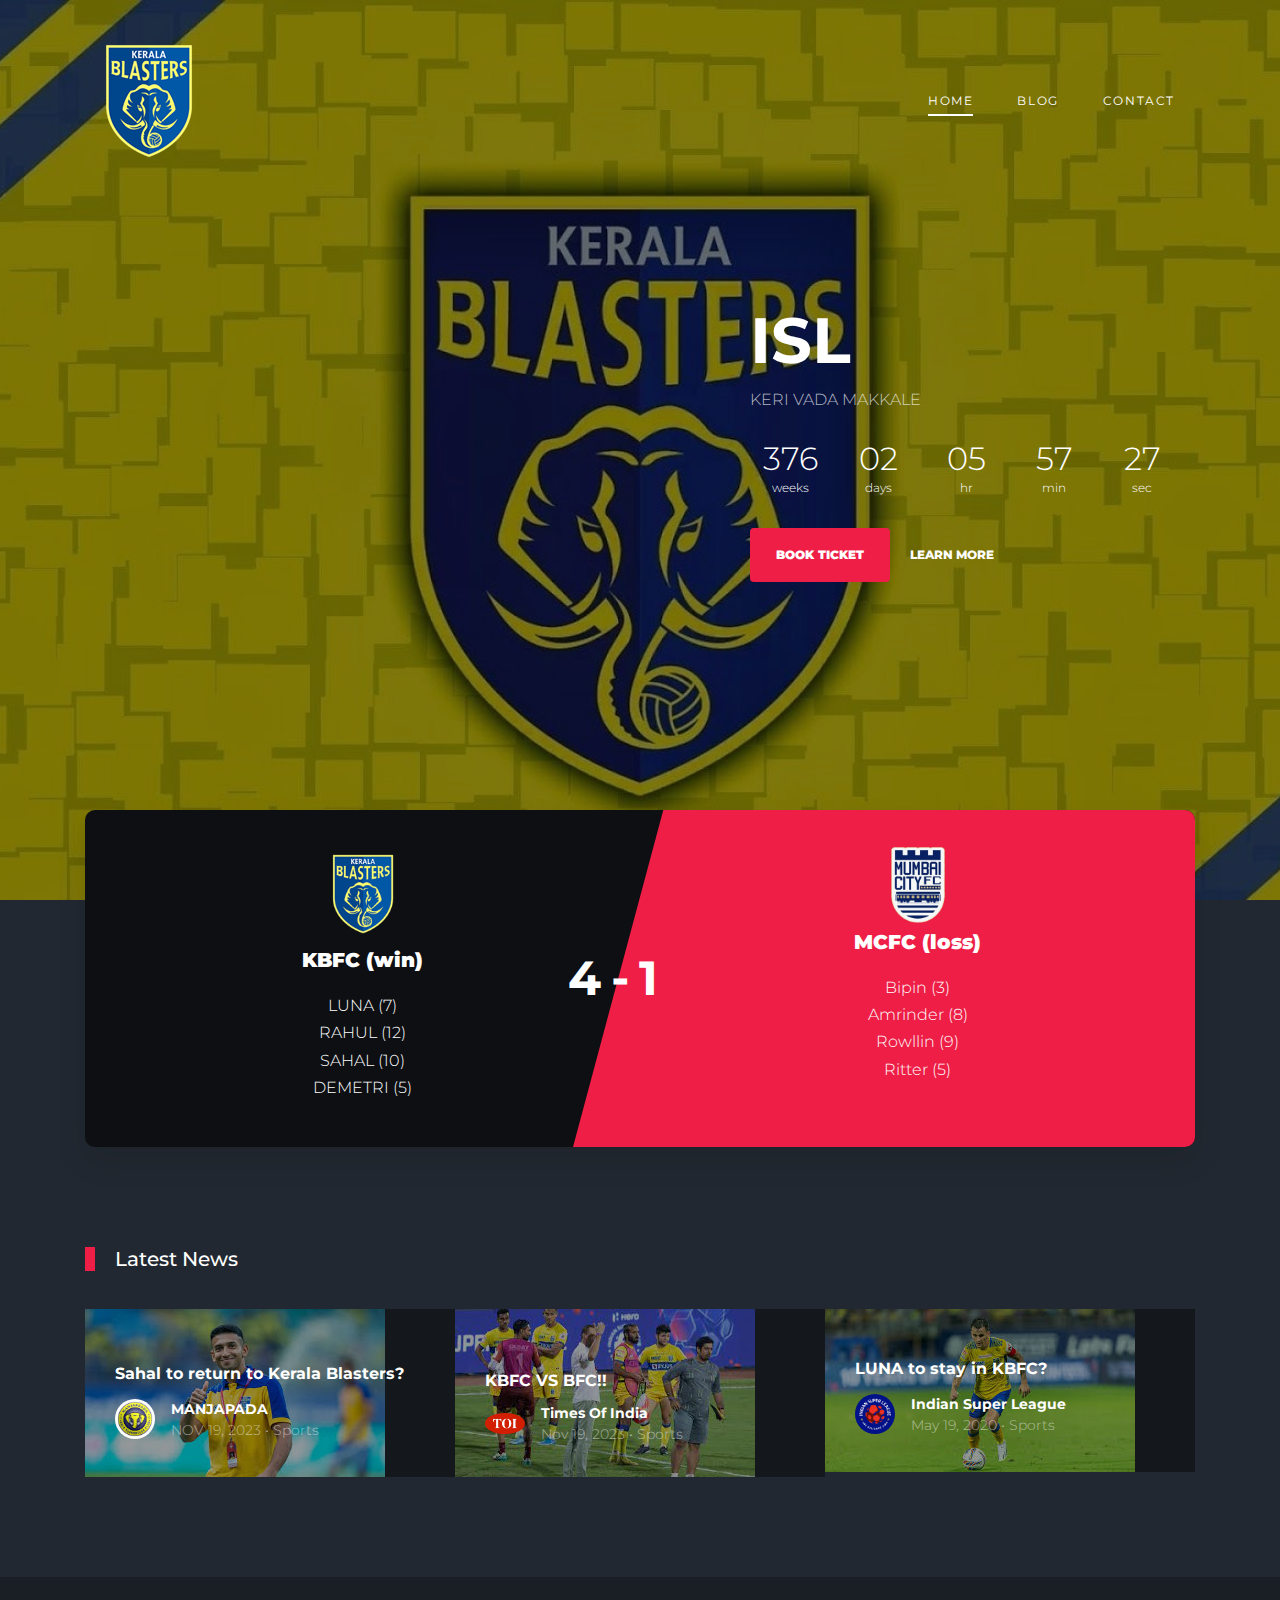
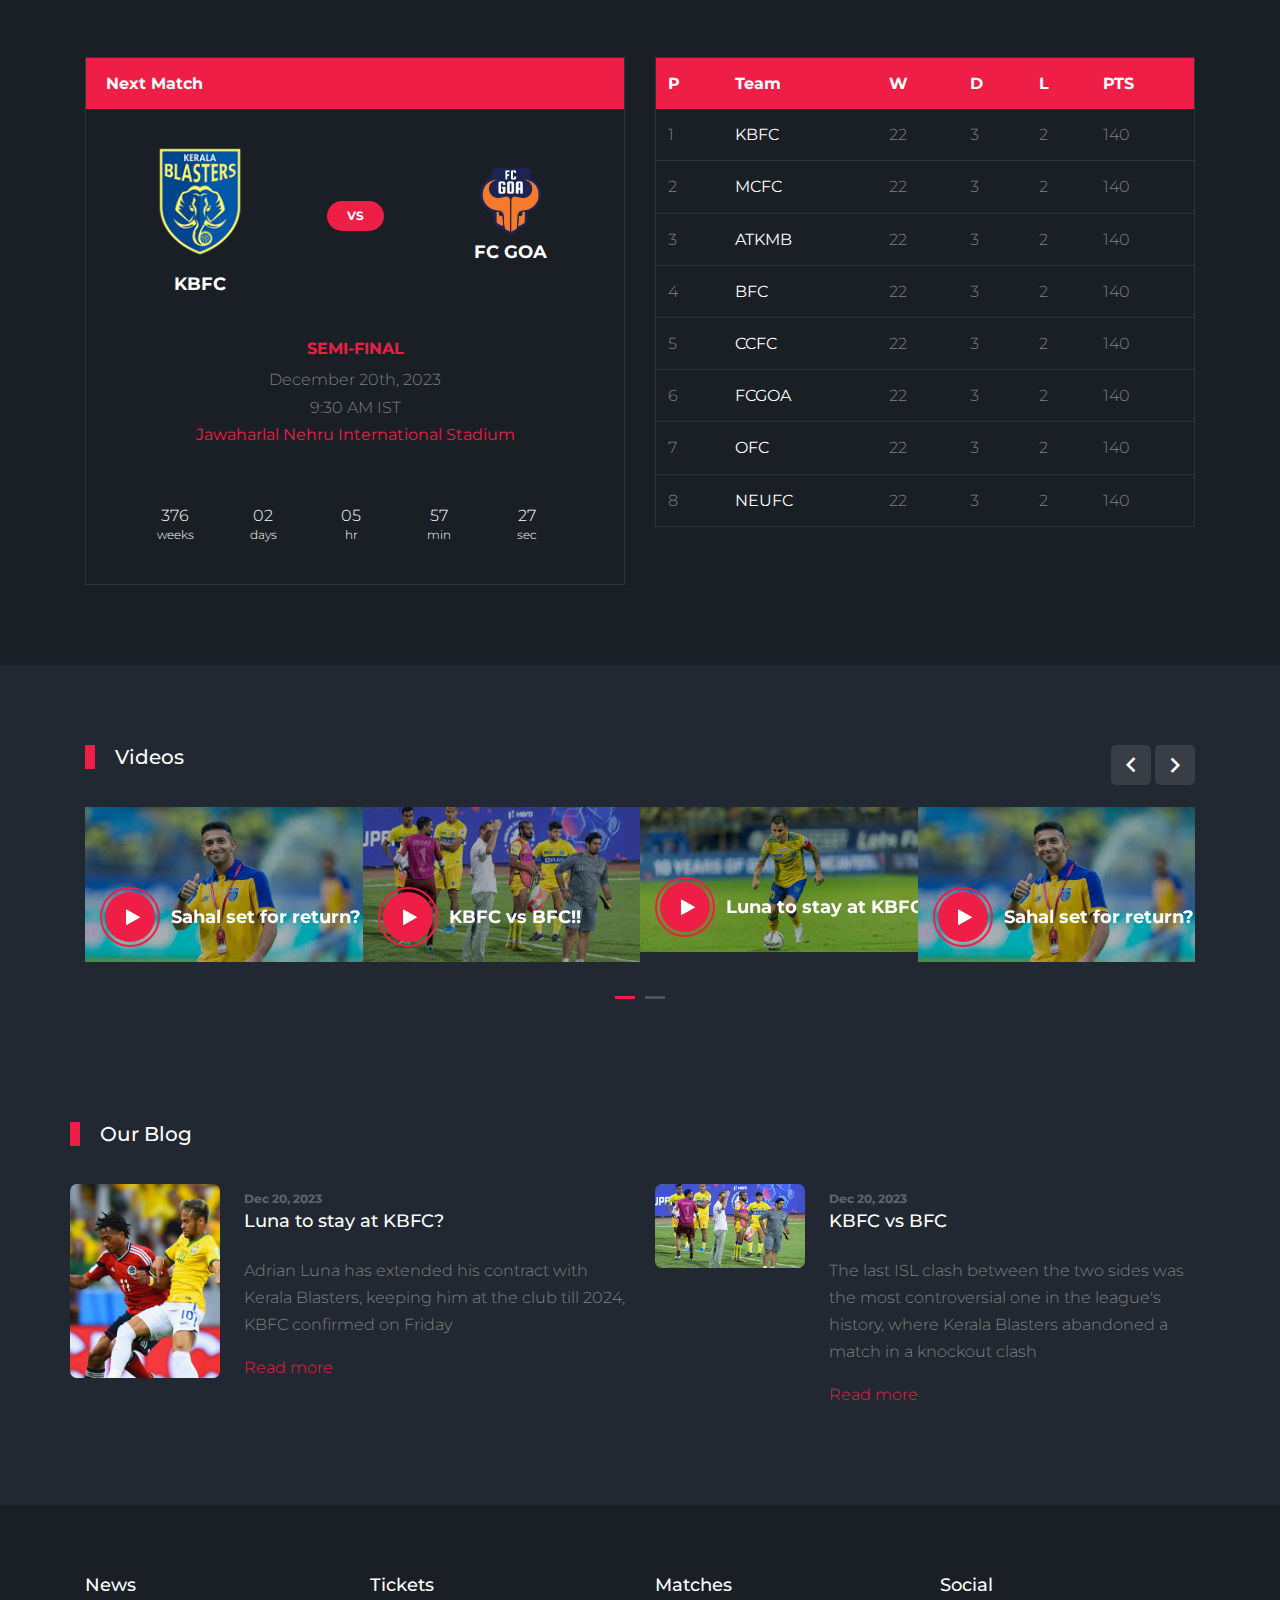
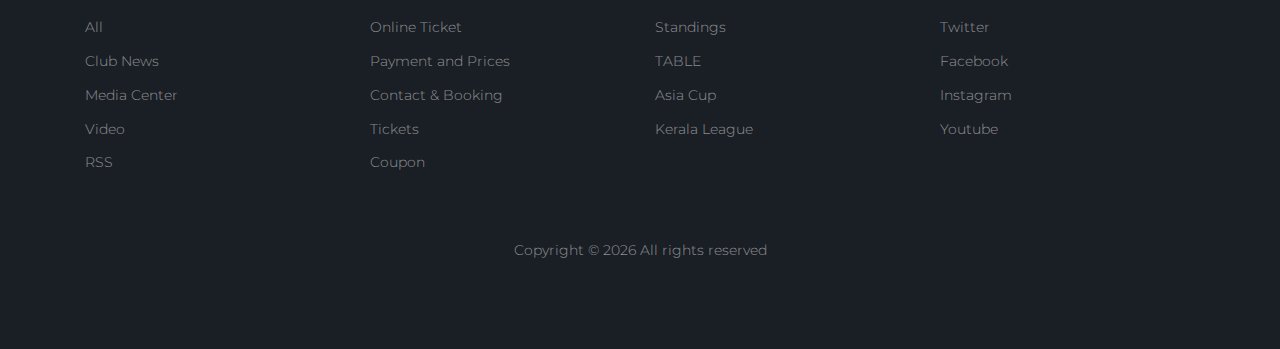
<file: index.html>
<!DOCTYPE html>
<html lang="en">

<head>
  <title>KBFC &mdash; Website by A5 PHANTOM</title>
  <meta charset="utf-8">
  <meta name="viewport" content="width=device-width, initial-scale=1, shrink-to-fit=no">


  <link href="https://fonts.googleapis.com/css2?family=Montserrat:wght@400;700&display=swap" rel="stylesheet">

  <link rel="stylesheet" href="fonts/icomoon/style.css">

  <link rel="stylesheet" href="css/bootstrap/bootstrap.css">
  <link rel="stylesheet" href="css/jquery-ui.css">
  <link rel="stylesheet" href="css/owl.carousel.min.css">
  <link rel="stylesheet" href="css/owl.theme.default.min.css">
  <link rel="stylesheet" href="css/owl.theme.default.min.css">

  <link rel="stylesheet" href="css/jquery.fancybox.min.css">

  <link rel="stylesheet" href="css/bootstrap-datepicker.css">

  <link rel="stylesheet" href="fonts/flaticon/font/flaticon.css">

  <link rel="stylesheet" href="css/aos.css">

  <link rel="stylesheet" href="css/style.css">



</head>

<body>

  <div class="site-wrap">

    <div class="site-mobile-menu site-navbar-target">
      <div class="site-mobile-menu-header">
        <div class="site-mobile-menu-close">
          <span class="icon-close2 js-menu-toggle"></span>
        </div>
      </div>
      <div class="site-mobile-menu-body"></div>
    </div>


    <header class="site-navbar py-4" role="banner">

      <div class="container">
        <div class="d-flex align-items-center">
          <div class="site-logo">
            <a href="index.html">
              <img src="images/logo.png" alt="Logo">
            </a>
          </div>
          <div class="ml-auto">
            <nav class="site-navigation position-relative text-right" role="navigation">
              <ul class="site-menu main-menu js-clone-nav mr-auto d-none d-lg-block">
                <li class="active"><a href="index.html" class="nav-link">Home</a></li>
               
                <li><a href="blog.html" class="nav-link">Blog</a></li>
                <li><a href="contact.html" class="nav-link">Contact</a></li>
              </ul>
            </nav>

            <a href="#" class="d-inline-block d-lg-none site-menu-toggle js-menu-toggle text-black float-right text-white"><span
                class="icon-menu h3 text-white"></span></a>
          </div>
        </div>
      </div>

    </header>

    <div class="hero overlay" style="background-image: url('images/kbfcre.jpg');">
      <div class="container">
        <div class="row align-items-center">
          <div class="col-lg-5 ml-auto">
            <h1 class="text-white">ISL</h1>
            <p>KERI VADA MAKKALE</p>
            <div id="date-countdown"></div>
            <p>
              <a href="#" class="btn btn-primary py-3 px-4 mr-3">Book Ticket</a>
              <a href="#" class="more light">Learn More</a>
            </p>  
          </div>
        </div>
      </div>
    </div>

    
    
    <div class="container">
      

      <div class="row">
        <div class="col-lg-12">
          
          <div class="d-flex team-vs">
            <span class="score">4-1</span>
            <div class="team-1 w-50">
              <div class="team-details w-100 text-center">
                <img src="images/logo.png" alt="Image" class="img-fluid">
                <h3> KBFC <span>(win)</span></h3>
                <ul class="list-unstyled">
                  <li>LUNA (7)</li>
                  <li>RAHUL (12)</li>
                  <li>SAHAL (10)</li>
                  <li>DEMETRI (5)</li>
                </ul>
              </div>
            </div>
            <div class="team-2 w-50">
              <div class="team-details w-100 text-center">
                <img src="images/mumb.png" alt="Image" class="img-fluid">
                <h3> MCFC <span>(loss)</span></h3>
                <ul class="list-unstyled">
                  <li>Bipin  (3)</li>
                  <li>Amrinder  (8)</li>
                  <li> Rowllin  (9)</li>
                  <li> Ritter (5)</li>
                </ul>
              </div>
            </div>
          </div>
        </div>
      </div>
    </div>
  

    <div class="latest-news">
      <div class="container">
        <div class="row">
          <div class="col-12 title-section">
            <h2 class="heading">Latest News</h2>
          </div>
        </div>
        <div class="row no-gutters">
          <div class="col-md-4">
            <div class="post-entry">
              <a href="#">
                <img src="images/SAHAL.jpg" alt="Image" class="img-fluid">
              </a>
              <div class="caption">
                <div class="caption-inner">
                  <h3 class="mb-3">Sahal to return to  Kerala Blasters?</h3>
                  <div class="author d-flex align-items-center">
                    <div class="img mb-2 mr-3">
                      <img src="images/MANJAPADA.jpg" alt="">
                    </div>
                    <div class="text">
                      <h4>MANJAPADA</h4>
                      <span>NOV 19, 2023 &bullet; Sports</span>
                    </div>
                  </div>
                </div>
              </div> 
            </div>
          </div>
          <div class="col-md-4">
            <div class="post-entry">
              <a href="#">
                <img src="images/CONTOVERSY.jpg" alt="Image" class="img-fluid">
              </a>
              <div class="caption">
                <div class="caption-inner">
                  <h3 class="mb-3">KBFC VS BFC!!</h3>
                  <div class="author d-flex align-items-center">
                    <div class="img mb-2 mr-3">
                      <img src="images/TOI.png" alt="">
                    </div>
                    <div class="text">
                      <h4>Times Of India</h4>
                      <span>Nov 19, 2023 &bullet; Sports</span>
                    </div>
                  </div>
                </div>
              </div> 
            </div>
          </div>
          <div class="col-md-4">
            <div class="post-entry">
              <a href="#">
                <img src="images/LUNA.jpg" alt="Image" class="img-fluid">
              </a>
              <div class="caption">
                <div class="caption-inner">
                  <h3 class="mb-3">LUNA to stay in KBFC?</h3>
                  <div class="author d-flex align-items-center">
                    <div class="img mb-2 mr-3">
                      <img src="images/isl.png" alt="">
                    </div>
                    <div class="text">
                      <h4>Indian Super League</h4>
                      <span>May 19, 2020 &bullet; Sports</span>
                    </div>
                  </div>
                </div>
              </div> 
            </div>
          </div>
        </div>

      </div>
    </div>
    
    <div class="site-section bg-dark">
      <div class="container">
        <div class="row">
          <div class="col-lg-6">
            <div class="widget-next-match">
              <div class="widget-title">
                <h3>Next Match</h3>
              </div>
              <div class="widget-body mb-3">
                <div class="widget-vs">
                  <div class="d-flex align-items-center justify-content-around justify-content-between w-100">
                    <div class="team-1 text-center">
                      <img src="images/logo.png" alt="Image">
                      <h3>KBFC</h3>
                    </div>
                    <div>
                      <span class="vs"><span>VS</span></span>
                    </div>
                    <div class="team-2 text-center">
                      <img src="images/FC Goa.png" alt="Image">
                      <h3>FC GOA</h3>
                    </div>
                  </div>
                </div>
              </div>

              <div class="text-center widget-vs-contents mb-4">
                <h4>SEMI-FINAL</h4>
                <p class="mb-5">
                  <span class="d-block">December 20th, 2023</span>
                  <span class="d-block">9:30 AM IST</span>
                  <strong class="text-primary">Jawaharlal Nehru International Stadium</strong>
                </p>

                <div id="date-countdown2" class="pb-1"></div>
              </div>
            </div>
          </div>
          <div class="col-lg-6">
            
            <div class="widget-next-match">
              <table class="table custom-table">
                <thead>
                  <tr>
                    <th>P</th>
                    <th>Team</th>
                    <th>W</th>
                    <th>D</th>
                    <th>L</th>
                    <th>PTS</th>
                  </tr>
                </thead>
                <tbody>
                  <tr>
                    <td>1</td>
                    <td><strong class="text-white">KBFC</strong></td>
                    <td>22</td>
                    <td>3</td>
                    <td>2</td>
                    <td>140</td>
                  </tr>
                  <tr>
                    <td>2</td>
                    <td><strong class="text-white">MCFC</strong></td>
                    <td>22</td>
                    <td>3</td>
                    <td>2</td>
                    <td>140</td>
                  </tr>
                  <tr>
                    <td>3</td>
                    <td><strong class="text-white">ATKMB</strong></td>
                    <td>22</td>
                    <td>3</td>
                    <td>2</td>
                    <td>140</td>
                  </tr>
                  <tr>
                    <td>4</td>
                    <td><strong class="text-white">BFC</strong></td>
                    <td>22</td>
                    <td>3</td>
                    <td>2</td>
                    <td>140</td>
                  </tr>
                  <tr>
                    <td>5</td>
                    <td><strong class="text-white">CCFC</strong></td>
                    <td>22</td>
                    <td>3</td>
                    <td>2</td>
                    <td>140</td>
                  </tr>
                  <tr>
                    <td>6</td>
                    <td><strong class="text-white">FCGOA</strong></td>
                    <td>22</td>
                    <td>3</td>
                    <td>2</td>
                    <td>140</td>
                  </tr>
                  <tr>
                    <td>7</td>
                    <td><strong class="text-white">OFC</strong></td>
                    <td>22</td>
                    <td>3</td>
                    <td>2</td>
                    <td>140</td>
                  </tr>
                  <tr>
                    <td>8</td>
                    <td><strong class="text-white">NEUFC</strong></td>
                    <td>22</td>
                    <td>3</td>
                    <td>2</td>
                    <td>140</td>
                  </tr>
                </tbody>
              </table>
            </div>

          </div>
        </div>
      </div>
    </div> <!-- .site-section -->

    <div class="site-section">
      <div class="container">
        <div class="row">
          <div class="col-6 title-section">
            <h2 class="heading">Videos</h2>
          </div>
          <div class="col-6 text-right">
            <div class="custom-nav">
            <a href="#" class="js-custom-prev-v2"><span class="icon-keyboard_arrow_left"></span></a>
            <span></span>
            <a href="#" class="js-custom-next-v2"><span class="icon-keyboard_arrow_right"></span></a>
            </div>
          </div>
        </div>


        <div class="owl-4-slider owl-carousel">
          <div class="item">
            <div class="video-media">
              <img src="images/SAHAL.jpg" alt="Image" class="img-fluid">
              <a href="https://vimeo.com/139714818" class="d-flex play-button align-items-center" data-fancybox>
                <span class="icon mr-3">
                  <span class="icon-play"></span>
                </span>
                <div class="caption">
                  <h3 class="m-0">Sahal set for return?</h3>
                </div>
              </a>
            </div>
          </div>
          <div class="item">
            <div class="video-media">
              <img src="images/CONTOVERSY.jpg" alt="Image" class="img-fluid">
              <a href="https://vimeo.com/139714818" class="d-flex play-button align-items-center" data-fancybox>
                <span class="icon mr-3">
                  <span class="icon-play"></span>
                </span>
                <div class="caption">
                  <h3 class="m-0">KBFC vs BFC!!</h3>
                </div>
              </a>
            </div>
          </div>
          <div class="item">
            <div class="video-media">
              <img src="images/LUNA.jpg" alt="Image" class="img-fluid">
              <a href="https://vimeo.com/139714818" class="d-flex play-button align-items-center" data-fancybox>
                <span class="icon mr-3">
                  <span class="icon-play"></span>
                </span>
                <div class="caption">
                  <h3 class="m-0">Luna to stay at KBFC?</h3>
                </div>
              </a>
            </div>
          </div>

          <div class="item">
            <div class="video-media">
              <img src="images/SAHAL.jpg" alt="Image" class="img-fluid">
              <a href="https://vimeo.com/139714818" class="d-flex play-button align-items-center" data-fancybox>
                <span class="icon mr-3">
                  <span class="icon-play"></span>
                </span>
                <div class="caption">
                  <h3 class="m-0">Sahal set for return?</h3>
                </div>
              </a>
            </div>
          </div>
          <div class="item">
            <div class="video-media">
              <img src="images/LUNA.jpg" alt="Image" class="img-fluid">
              <a href="https://vimeo.com/139714818" class="d-flex play-button align-items-center" data-fancybox>
                <span class="icon mr-3">
                  <span class="icon-play"></span>
                </span>
                <div class="caption">
                  <h3 class="m-0">Luna to stay at KBFC?</h3>
                </div>
              </a>
            </div>
          </div>
          <div class="item">
            <div class="video-media">
              <img src="images/SAHAL.jpg" alt="Image" class="img-fluid">
              <a href="https://vimeo.com/139714818" class="d-flex play-button align-items-center" data-fancybox>
                <span class="icon mr-3">
                  <span class="icon-play"></span>
                </span>
                <div class="caption">
                  <h3 class="m-0">Sahal set for return?</h3>
                </div>
              </a>
            </div>
          </div>

        </div>

      </div>
    </div>

    <div class="container site-section">
      <div class="row">
        <div class="col-6 title-section">
          <h2 class="heading">Our Blog</h2>
        </div>
      </div>
      <div class="row">
        <div class="col-lg-6">
          <div class="custom-media d-flex">
            <div class="img mr-4">
              <img src="images/img_1.jpg" alt="Image" class="img-fluid">
            </div>
            <div class="text">
              <span class="meta">Dec 20, 2023</span>
              <h3 class="mb-4"><a href="#">Luna to stay at KBFC?</a></h3>
              <p>Adrian Luna has extended his contract with Kerala Blasters, keeping him at the club till 2024, KBFC confirmed on Friday</p>
              <p><a href="#">Read more</a></p>
            </div>
          </div>
        </div>
        <div class="col-lg-6">
          <div class="custom-media d-flex">
            <div class="img mr-4">
              <img src="images/CONTOVERSY.jpg" alt="Image" class="img-fluid">
            </div>
            <div class="text">
              <span class="meta">Dec 20, 2023</span>
              <h3 class="mb-4"><a href="#">KBFC vs BFC</a></h3>
              <p>The last ISL clash between the two sides was the most controversial one in the league's history, where Kerala Blasters abandoned a match in a knockout clash</p>
              <p><a href="#">Read more</a></p>
            </div>
          </div>
        </div>
      </div>
    </div>



    <footer class="footer-section">
      <div class="container">
        <div class="row">
          <div class="col-lg-3">
            <div class="widget mb-3">
              <h3>News</h3>
              <ul class="list-unstyled links">
                <li><a href="#">All</a></li>
                <li><a href="#">Club News</a></li>
                <li><a href="#">Media Center</a></li>
                <li><a href="#">Video</a></li>
                <li><a href="#">RSS</a></li>
              </ul>
            </div>
          </div>
          <div class="col-lg-3">
            <div class="widget mb-3">
              <h3>Tickets</h3>
              <ul class="list-unstyled links">
                <li><a href="#">Online Ticket</a></li>
                <li><a href="#">Payment and Prices</a></li>
                <li><a href="#">Contact &amp; Booking</a></li>
                <li><a href="#">Tickets</a></li>
                <li><a href="#">Coupon</a></li>
              </ul>
            </div>
          </div>
          <div class="col-lg-3">
            <div class="widget mb-3">
              <h3>Matches</h3>
              <ul class="list-unstyled links">
                <li><a href="#">Standings</a></li>
                
                <li><a href="#">TABLE</a></li>
                <li><a href="#">Asia Cup</a></li>
                <li><a href="#"> Kerala  League</a></li>
              </ul>
            </div>
          </div>

          <div class="col-lg-3">
            <div class="widget mb-3">
              <h3>Social</h3>
              <ul class="list-unstyled links">
                <li><a href="#">Twitter</a></li>
                <li><a href="#">Facebook</a></li>
                <li><a href="#">Instagram</a></li>
                <li><a href="#">Youtube</a></li>
              </ul>
            </div>
          </div>

        </div>

        <div class="row text-center">
          <div class="col-md-12">
            <div class=" pt-5">
              <p>
                
                Copyright &copy;
                <script>
                  document.write(new Date().getFullYear());
                </script> All rights reserved <i class=""
                
               >
              </p>
            </div>
          </div>

        </div>
      </div>
    </footer>



  </div>
  <!-- .site-wrap -->

  <script src="js/jquery-3.3.1.min.js"></script>
  <script src="js/jquery-migrate-3.0.1.min.js"></script>
  <script src="js/jquery-ui.js"></script>
  <script src="js/popper.min.js"></script>
  <script src="js/bootstrap.min.js"></script>
  <script src="js/owl.carousel.min.js"></script>
  <script src="js/jquery.stellar.min.js"></script>
  <script src="js/jquery.countdown.min.js"></script>
  <script src="js/bootstrap-datepicker.min.js"></script>
  <script src="js/jquery.easing.1.3.js"></script>
  <script src="js/aos.js"></script>
  <script src="js/jquery.fancybox.min.js"></script>
  <script src="js/jquery.sticky.js"></script>
  <script src="js/jquery.mb.YTPlayer.min.js"></script>


  <script src="js/main.js"></script>

</body>

</html>
</file>
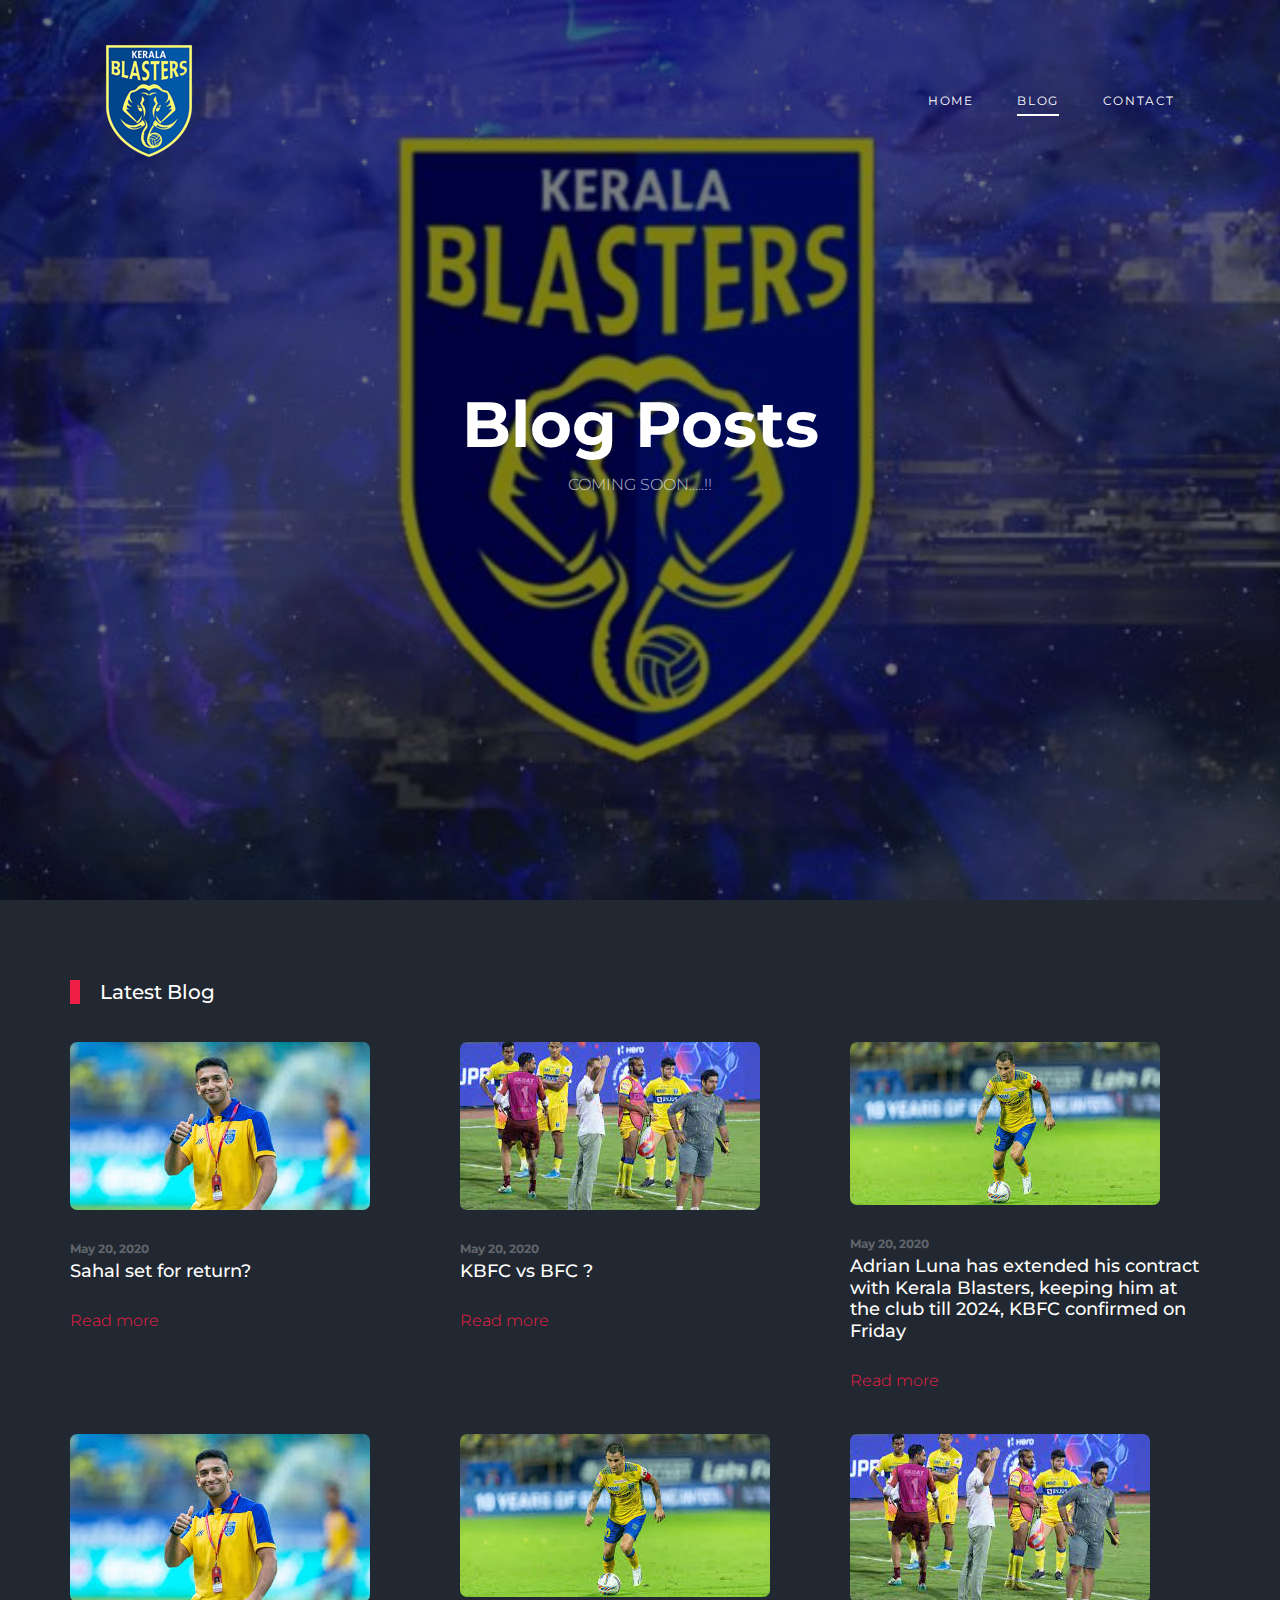
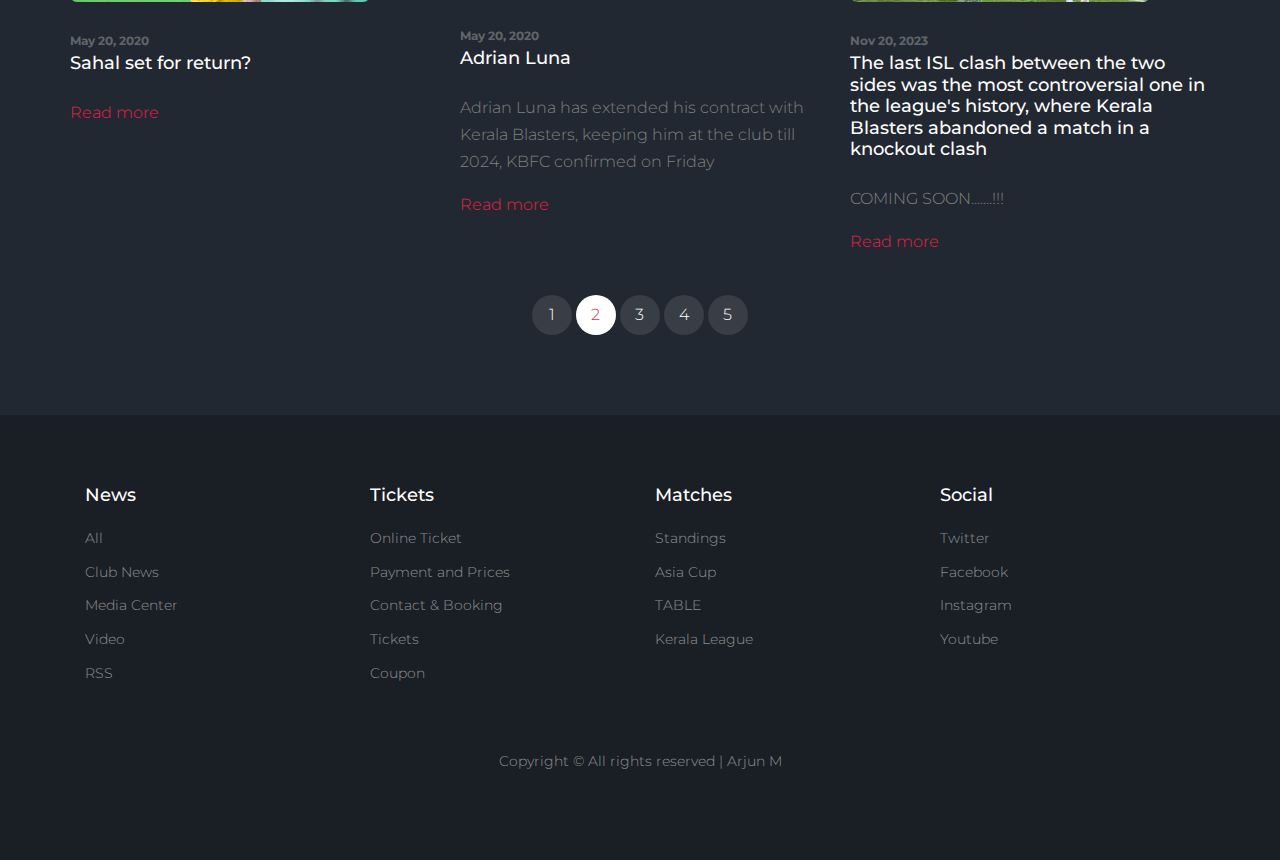
<file: blog.html>
<!DOCTYPE html>
<html lang="en">

<head>
  <title>KBFC &mdash; Website by arjun</title>
  <meta charset="utf-8">
  <meta name="viewport" content="width=device-width, initial-scale=1, shrink-to-fit=no">


  <link href="https://fonts.googleapis.com/css2?family=Montserrat:wght@400;700&display=swap" rel="stylesheet">

  <link rel="stylesheet" href="fonts/icomoon/style.css">

  <link rel="stylesheet" href="css/bootstrap/bootstrap.css">
  <link rel="stylesheet" href="css/jquery-ui.css">
  <link rel="stylesheet" href="css/owl.carousel.min.css">
  <link rel="stylesheet" href="css/owl.theme.default.min.css">
  <link rel="stylesheet" href="css/owl.theme.default.min.css">

  <link rel="stylesheet" href="css/jquery.fancybox.min.css">

  <link rel="stylesheet" href="css/bootstrap-datepicker.css">

  <link rel="stylesheet" href="fonts/flaticon/font/flaticon.css">

  <link rel="stylesheet" href="css/aos.css">

  <link rel="stylesheet" href="css/style.css">



</head>

<body>

  <div class="site-wrap">

    <div class="site-mobile-menu site-navbar-target">
      <div class="site-mobile-menu-header">
        <div class="site-mobile-menu-close">
          <span class="icon-close2 js-menu-toggle"></span>
        </div>
      </div>
      <div class="site-mobile-menu-body"></div>
    </div>


    <header class="site-navbar py-4" role="banner">

      <div class="container">
        <div class="d-flex align-items-center">
          <div class="site-logo">
            <a href="index.html">
              <img src="images/logo.png" alt="Logo">
            </a>
          </div>
          <div class="ml-auto">
            <nav class="site-navigation position-relative text-right" role="navigation">
              <ul class="site-menu main-menu js-clone-nav mr-auto d-none d-lg-block">
                <li><a href="index.html" class="nav-link">Home</a></li>
                
                
                <li class="active"><a href="blog.html" class="nav-link">Blog</a></li>
                <li><a href="contact.html" class="nav-link">Contact</a></li>
              </ul>
            </nav>

            <a href="#" class="d-inline-block d-lg-none site-menu-toggle js-menu-toggle text-black float-right text-white"><span
                class="icon-menu h3 text-white"></span></a>
          </div>
        </div>
      </div>

    </header>

    <div class="hero overlay" style="background-image: url('images/BLOG22.jpg');">
      <div class="container">
        <div class="row align-items-center">
          <div class="col-lg-5 mx-auto text-center">
            <h1 class="text-white">Blog Posts</h1>
            <p>COMING SOON.....!!</p>
          </div>
        </div>
      </div>
    </div>

    
    
    <div class="container site-section">
      <div class="row">
        <div class="col-6 title-section">
          <h2 class="heading">Latest Blog</h2>
        </div>
      </div>
      <div class="row">
        <div class="col-lg-4 mb-4">
          <div class="custom-media d-block">
            <div class="img mb-4">
              <a href="single.html"><img src="images/SAHAL.jpg" alt="Image" class="img-fluid"></a>
            </div>
            <div class="text">
              <span class="meta">May 20, 2020</span>
              <h3 class="mb-4">Sahal set for return?<a href="#"></a></h3>
              <p></p>
              <p><a href="#">Read more</a></p>
            </div>
          </div>
        </div>
        <div class="col-lg-4 mb-4">
          <div class="custom-media d-block">
            <div class="img mb-4">
              <a href="single.html"><img src="images/CONTOVERSY.jpg" alt="Image" class="img-fluid"></a>
            </div>
            <div class="text">
              <span class="meta">May 20, 2020</span>
              <h3 class="mb-4"><a href="#">KBFC vs BFC ?</a></h3>
              <p></p>
              <p><a href="#">Read more</a></p>
            </div>
          </div>
        </div> 

        <div class="col-lg-4 mb-4">
          <div class="custom-media d-block">
            <div class="img mb-4">
              <a href="single.html"><img src="images/LUNA.jpg" alt="Image" class="img-fluid"></a>
            </div>
            <div class="text">
              <span class="meta">May 20, 2020</span>
              <h3 class="mb-4"><a href="#">Adrian Luna has extended his contract with Kerala Blasters, keeping him at the club till 2024, KBFC confirmed on Friday</a></h3>
              <p></p>
              <p><a href="#">Read more</a></p>
            </div>
          </div>
        </div>
        <div class="col-lg-4 mb-4">
          <div class="custom-media d-block">
            <div class="img mb-4">
              <a href="single.html"><img src="images/SAHAL.jpg" alt="Image" class="img-fluid"></a>
            </div>
            <div class="text">
              <span class="meta">May 20, 2020</span>
              <h3 class="mb-4">Sahal set for return?<a href="#"></a></h3>
              <p></p>
              <p><a href="#">Read more</a></p>
            </div>
          </div>
        </div>
        
        <div class="col-lg-4 mb-4">
          <div class="custom-media d-block">
            <div class="img mb-4">
              <a href="single.html"><img src="images/LUNA.jpg" alt="Image" class="img-fluid"></a>
            </div>
            <div class="text">
              <span class="meta">May 20, 2020</span>
              <h3 class="mb-4"><a href="#">Adrian Luna</a></h3>
              <p>Adrian Luna has extended his contract with Kerala Blasters, keeping him at the club till 2024, KBFC confirmed on Friday</p>
              <p><a href="#">Read more</a></p>
            </div>
          </div>
        </div>
        <div class="col-lg-4 mb-4">
          <div class="custom-media d-block">
            <div class="img mb-4">
              <a href="single.html"><img src="images/CONTOVERSY.jpg" alt="Image" class="img-fluid"></a>
            </div>
            <div class="text">
              <span class="meta">Nov 20, 2023</span>
              <h3 class="mb-4"><a href="#">The last ISL clash between the two sides was the most controversial one in the league's history, where Kerala Blasters abandoned a match in a knockout clash</a></h3>
              <p> COMING SOON.......!!!</p>
              <p><a href="#">Read more</a></p>
            </div>
          </div>
        </div>
      </div>

      <div class="row justify-content-center">
        <div class="col-lg-7 text-center">
          <div class="custom-pagination">
            <a href="#">1</a>
            <span>2</span>
            <a href="#">3</a>
            <a href="#">4</a>
            <a href="#">5</a>
          </div>
        </div>
      </div>
    </div>


    
    



    <footer class="footer-section">
      <div class="container">
        <div class="row">
          <div class="col-lg-3">
            <div class="widget mb-3">
              <h3>News</h3>
              <ul class="list-unstyled links">
                <li><a href="#">All</a></li>
                <li><a href="#">Club News</a></li>
                <li><a href="#">Media Center</a></li>
                <li><a href="#">Video</a></li>
                <li><a href="#">RSS</a></li>
              </ul>
            </div>
          </div>
          <div class="col-lg-3">
            <div class="widget mb-3">
              <h3>Tickets</h3>
              <ul class="list-unstyled links">
                <li><a href="#">Online Ticket</a></li>
                <li><a href="#">Payment and Prices</a></li>
                <li><a href="#">Contact &amp; Booking</a></li>
                <li><a href="#">Tickets</a></li>
                <li><a href="#">Coupon</a></li>
              </ul>
            </div>
          </div>
          <div class="col-lg-3">
            <div class="widget mb-3">
              <h3>Matches</h3>
              <ul class="list-unstyled links">
                <li><a href="#">Standings</a></li>
                <li><a href="#">Asia Cup</a></li>
                <li><a href="#">TABLE</a></li>
              
                <li><a href="#">Kerala League</a></li>
              </ul>
            </div>
          </div>

          <div class="col-lg-3">
            <div class="widget mb-3">
              <h3>Social</h3>
              <ul class="list-unstyled links">
                <li><a href="#">Twitter</a></li>
                <li><a href="#">Facebook</a></li>
                <li><a href="#">Instagram</a></li>
                <li><a href="#">Youtube</a></li>
              </ul>
            </div>
          </div>

        </div>

        <div class="row text-center">
          <div class="col-md-12">
            <div class=" pt-5">
              <p>
                
                Copyright &copy;
                
                  
                </script> All rights reserved | Arjun M
                 
              </p>
            </div>
          </div>

        </div>
      </div>
    </footer>



  </div>
  <!-- .site-wrap -->

  <script src="js/jquery-3.3.1.min.js"></script>
  <script src="js/jquery-migrate-3.0.1.min.js"></script>
  <script src="js/jquery-ui.js"></script>
  <script src="js/popper.min.js"></script>
  <script src="js/bootstrap.min.js"></script>
  <script src="js/owl.carousel.min.js"></script>
  <script src="js/jquery.stellar.min.js"></script>
  <script src="js/jquery.countdown.min.js"></script>
  <script src="js/bootstrap-datepicker.min.js"></script>
  <script src="js/jquery.easing.1.3.js"></script>
  <script src="js/aos.js"></script>
  <script src="js/jquery.fancybox.min.js"></script>
  <script src="js/jquery.sticky.js"></script>
  <script src="js/jquery.mb.YTPlayer.min.js"></script>


  <script src="js/main.js"></script>

</body>

</html>
</file>
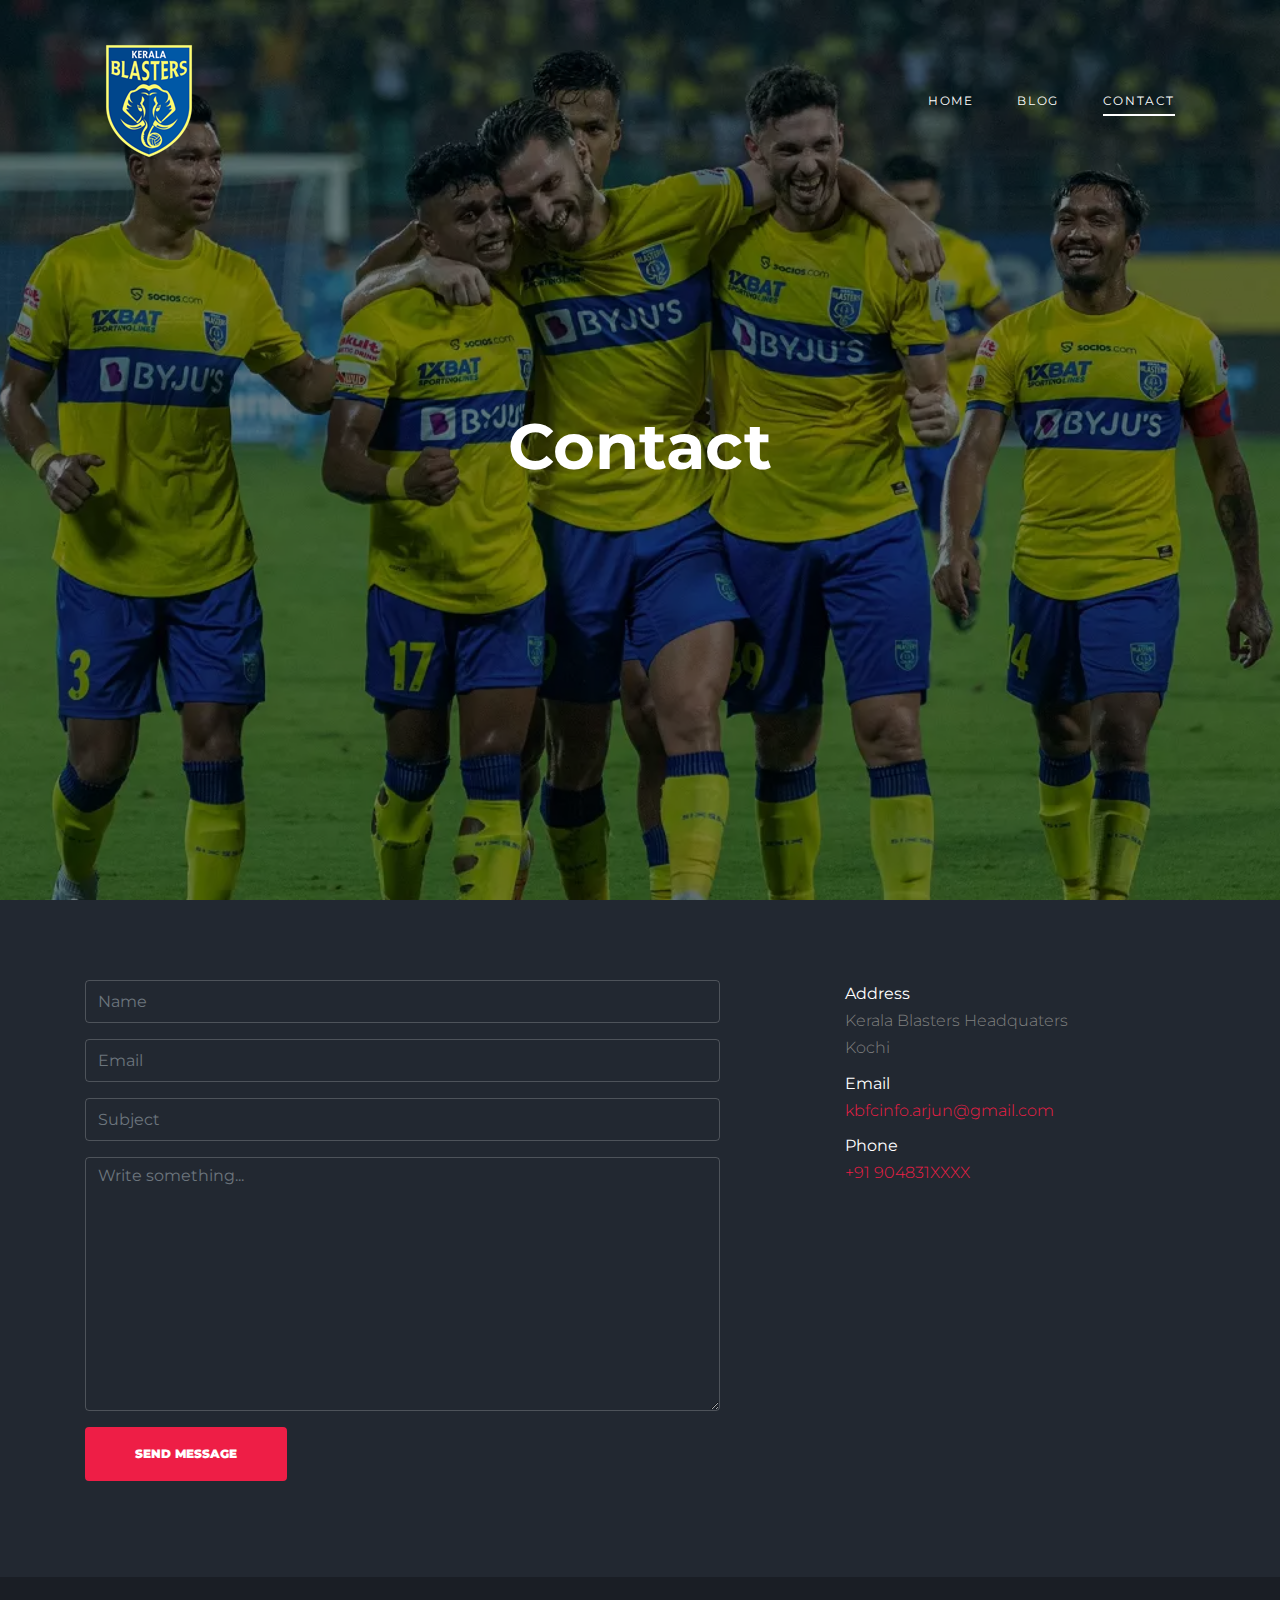
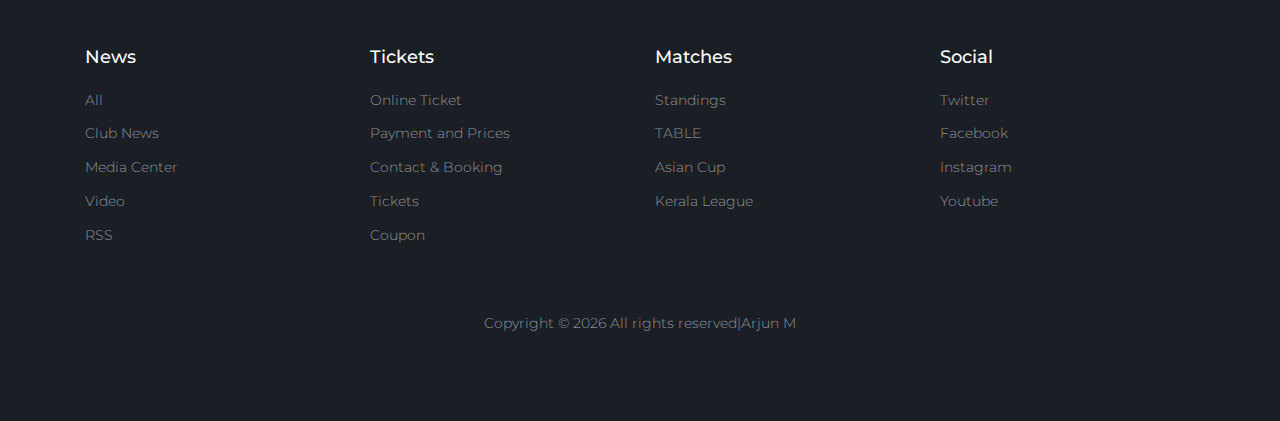
<file: contact.html>
<!DOCTYPE html>
<html lang="en">

<head>
  <title>KBFC &mdash; Website by ARJUN M</title>
  <meta charset="utf-8">
  <meta name="viewport" content="width=device-width, initial-scale=1, shrink-to-fit=no">


  <link href="https://fonts.googleapis.com/css2?family=Montserrat:wght@400;700&display=swap" rel="stylesheet">

  <link rel="stylesheet" href="fonts/icomoon/style.css">

  <link rel="stylesheet" href="css/bootstrap/bootstrap.css">
  <link rel="stylesheet" href="css/jquery-ui.css">
  <link rel="stylesheet" href="css/owl.carousel.min.css">
  <link rel="stylesheet" href="css/owl.theme.default.min.css">
  <link rel="stylesheet" href="css/owl.theme.default.min.css">

  <link rel="stylesheet" href="css/jquery.fancybox.min.css">

  <link rel="stylesheet" href="css/bootstrap-datepicker.css">

  <link rel="stylesheet" href="fonts/flaticon/font/flaticon.css">

  <link rel="stylesheet" href="css/aos.css">

  <link rel="stylesheet" href="css/style.css">



</head>

<body>

  <div class="site-wrap">

    <div class="site-mobile-menu site-navbar-target">
      <div class="site-mobile-menu-header">
        <div class="site-mobile-menu-close">
          <span class="icon-close2 js-menu-toggle"></span>
        </div>
      </div>
      <div class="site-mobile-menu-body"></div>
    </div>


    <header class="site-navbar py-4" role="banner">

      <div class="container">
        <div class="d-flex align-items-center">
          <div class="site-logo">
            <a href="index.html">
              <img src="images/logo.png" alt="Logo">
            </a>
          </div>
          <div class="ml-auto">
            <nav class="site-navigation position-relative text-right" role="navigation">
              <ul class="site-menu main-menu js-clone-nav mr-auto d-none d-lg-block">
                <li><a href="index.html" class="nav-link">Home</a></li>
                
                
                <li><a href="blog.html" class="nav-link">Blog</a></li>
                <li class="active"><a href="contact.html" class="nav-link">Contact</a></li>
              </ul>
            </nav>

            <a href="#" class="d-inline-block d-lg-none site-menu-toggle js-menu-toggle text-black float-right text-white"><span
                class="icon-menu h3 text-white"></span></a>
          </div>
        </div>
      </div>

    </header>

    <div class="hero overlay" style="background-image: url('images/cont.png');">
      <div class="container">
        <div class="row align-items-center">
          <div class="col-lg-9 mx-auto text-center">
            <h1 class="text-white">Contact</h1>
          </div>
        </div>
      </div>
    </div>

    
    <div class="site-section">
      <div class="container">
        <div class="row">
          <div class="col-lg-7">
            <form action="#">
              <div class="form-group">
                <input type="text" class="form-control" placeholder="Name">
              </div>
              <div class="form-group">
                <input type="text" class="form-control" placeholder="Email">
              </div>
              <div class="form-group">
                <input type="text" class="form-control" placeholder="Subject">
              </div>
              <div class="form-group">
                <textarea name="" class="form-control" id="" cols="30" rows="10" placeholder="Write something..."></textarea>
              </div>
              <div class="form-group">
                <input type="submit" class="btn btn-primary py-3 px-5" value="Send Message">
              </div>
            </form>  
          </div>
          <div class="col-lg-4 ml-auto">
            
            <ul class="list-unstyled">
              <li class="mb-2">
                <strong class="text-white d-block">Address</strong>
                Kerala Blasters Headquaters  <br>Kochi 
              </li>
              <li class="mb-2">
                <strong class="text-white d-block">Email</strong>
                <a href="#">kbfcinfo.arjun@gmail.com</a>
              </li>
              <li class="mb-2">
                <strong class="text-white d-block">
                  Phone
                </strong>
                <a href="#">+91 904831XXXX</a>
              </li>
            </ul>
          </div>
        </div>
      </div>
    </div>


    <footer class="footer-section">
      <div class="container">
        <div class="row">
          <div class="col-lg-3">
            <div class="widget mb-3">
              <h3>News</h3>
              <ul class="list-unstyled links">
                <li><a href="#">All</a></li>
                <li><a href="#">Club News</a></li>
                <li><a href="#">Media Center</a></li>
                <li><a href="#">Video</a></li>
                <li><a href="#">RSS</a></li>
              </ul>
            </div>
          </div>
          <div class="col-lg-3">
            <div class="widget mb-3">
              <h3>Tickets</h3>
              <ul class="list-unstyled links">
                <li><a href="#">Online Ticket</a></li>
                <li><a href="#">Payment and Prices</a></li>
                <li><a href="#">Contact &amp; Booking</a></li>
                <li><a href="#">Tickets</a></li>
                <li><a href="#">Coupon</a></li>
              </ul>
            </div>
          </div>
          <div class="col-lg-3">
            <div class="widget mb-3">
              <h3>Matches</h3>
              <ul class="list-unstyled links">
                <li><a href="#">Standings</a></li>
                <li><a href="#">TABLE</a></li>
                <li><a href="#">Asian  Cup</a></li>
                
                <li><a href="#">Kerala  League</a></li>
              </ul>
            </div>
          </div>

          <div class="col-lg-3">
            <div class="widget mb-3">
              <h3>Social</h3>
              <ul class="list-unstyled links">
                <li><a href="#">Twitter</a></li>
                <li><a href="#">Facebook</a></li>
                <li><a href="#">Instagram</a></li>
                <li><a href="#">Youtube</a></li>
              </ul>
            </div>
          </div>

        </div>

        <div class="row text-center">
          <div class="col-md-12">
            <div class=" pt-5">
              <p>
                
                Copyright &copy;
                <script>
                  document.write(new Date().getFullYear());
                </script> All rights reserved|Arjun M
                  
               
              </p>
            </div>
          </div>

        </div>
      </div>
    </footer>



  </div>
  <!-- .site-wrap -->

  <script src="js/jquery-3.3.1.min.js"></script>
  <script src="js/jquery-migrate-3.0.1.min.js"></script>
  <script src="js/jquery-ui.js"></script>
  <script src="js/popper.min.js"></script>
  <script src="js/bootstrap.min.js"></script>
  <script src="js/owl.carousel.min.js"></script>
  <script src="js/jquery.stellar.min.js"></script>
  <script src="js/jquery.countdown.min.js"></script>
  <script src="js/bootstrap-datepicker.min.js"></script>
  <script src="js/jquery.easing.1.3.js"></script>
  <script src="js/aos.js"></script>
  <script src="js/jquery.fancybox.min.js"></script>
  <script src="js/jquery.sticky.js"></script>
  <script src="js/jquery.mb.YTPlayer.min.js"></script>


  <script src="js/main.js"></script>

</body>

</html>
</file>
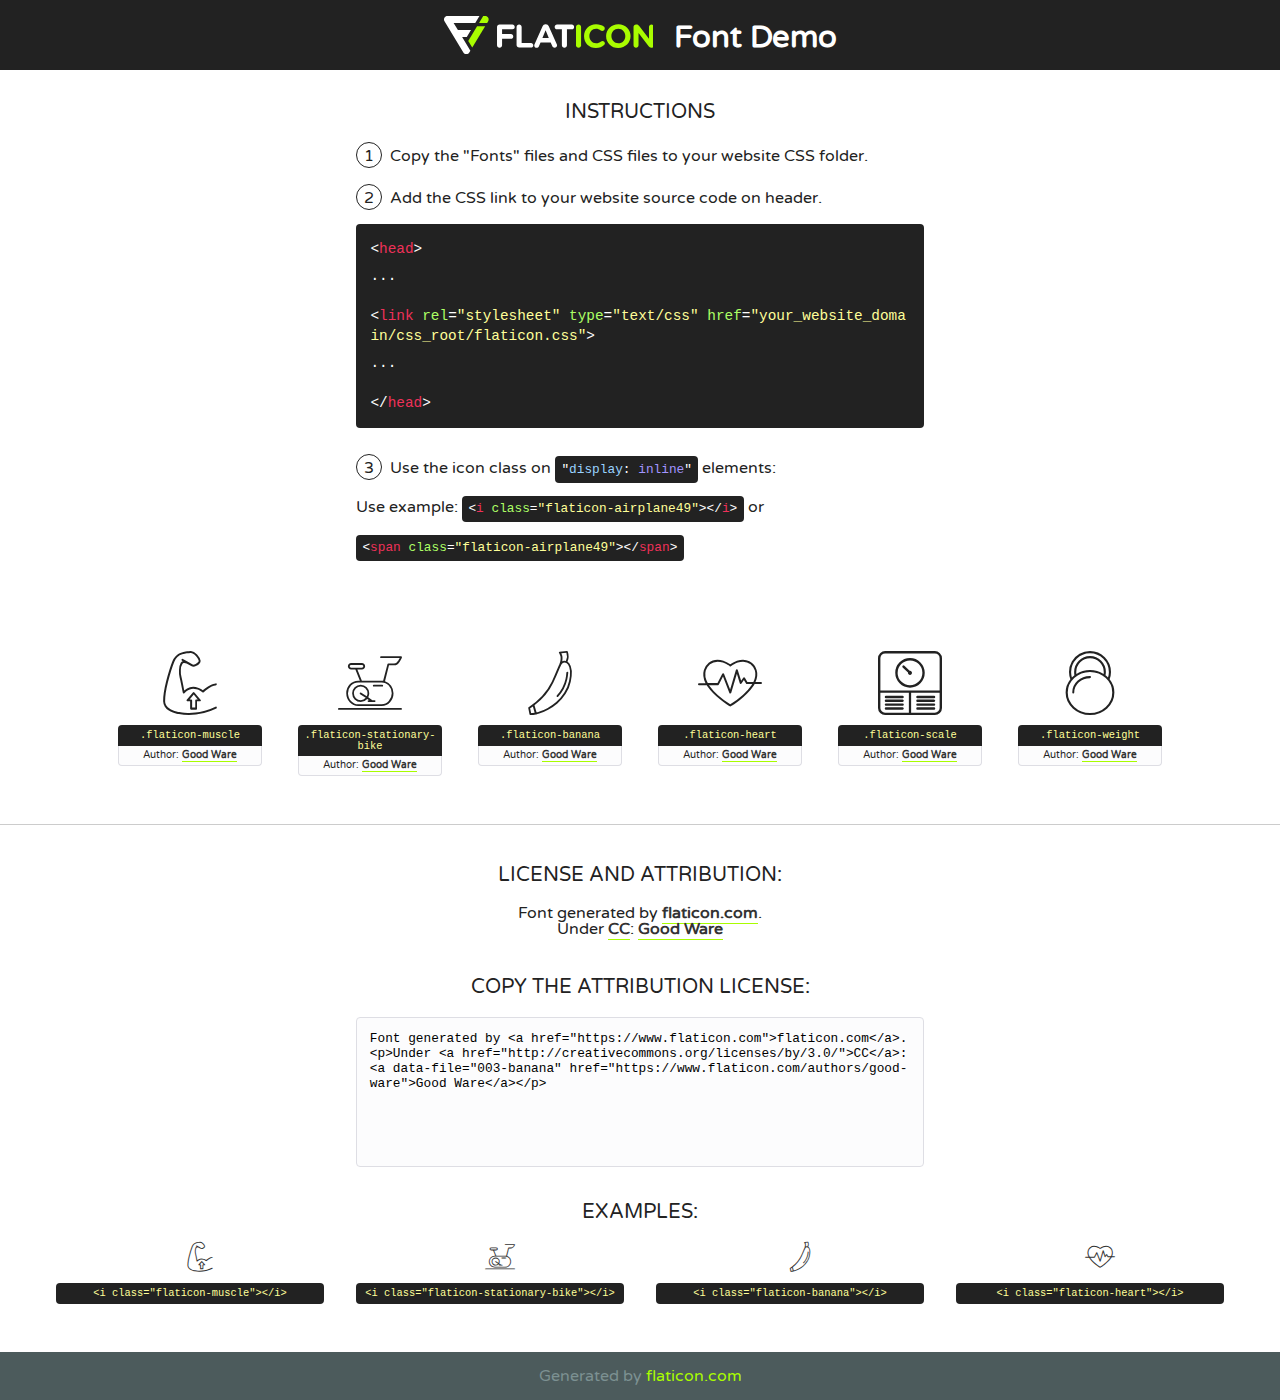
<file: fonts/flaticon/font/flaticon.html>
<!DOCTYPE html>
<!--
  Flaticon icon font: Flaticon
  Creation date: 03/06/2019 10:47
-->
<html>
<!DOCTYPE html>
<html>

<head>
    <title>Flaticon WebFont</title>
    <link href="http://fonts.googleapis.com/css?family=Varela+Round" rel="stylesheet" type="text/css" />
    <link rel="stylesheet" type="text/css" href="flaticon.css">
    <meta charset="UTF-8">
    <style>
    html, body, div, span, applet, object, iframe,
    h1, h2, h3, h4, h5, h6, p, blockquote, pre,
    a, abbr, acronym, address, big, cite, code,
    del, dfn, em, img, ins, kbd, q, s, samp,
    small, strike, strong, sub, sup, tt, var,
    b, u, i, center,
    dl, dt, dd, ol, ul, li,
    fieldset, form, label, legend,
    table, caption, tbody, tfoot, thead, tr, th, td,
    article, aside, canvas, details, embed, 
    figure, figcaption, footer, header, hgroup, 
    menu, nav, output, ruby, section, summary,
    time, mark, audio, video {
        margin: 0;
        padding: 0;
        border: 0;
        font-size: 100%;
        font: inherit;
        vertical-align: baseline;
    }
    /* HTML5 display-role reset for older browsers */
    article, aside, details, figcaption, figure, 
    footer, header, hgroup, menu, nav, section {
        display: block;
    }
    body {
        line-height: 1;
    }
    ol, ul {
        list-style: none;
    }
    blockquote, q {
        quotes: none;
    }
    blockquote:before, blockquote:after,
    q:before, q:after {
        content: '';
        content: none;
    }
    table {
        border-collapse: collapse;
        border-spacing: 0;
    }
    body {
        font-family: 'Varela Round', Helvetica, Arial, sans-serif;
        font-size: 16px;
        color: #222;
    }
    a {
        color: #333;
        border-bottom: 1px solid #a9fd00;
        font-weight: bold;
        text-decoration: none;
    }
    * {
        -moz-box-sizing: border-box;
        -webkit-box-sizing: border-box;
        box-sizing: border-box;
        margin: 0;
        padding: 0;
    }
    [class^="flaticon-"]:before, [class*=" flaticon-"]:before, [class^="flaticon-"]:after, [class*=" flaticon-"]:after {
        font-family: Flaticon;
        font-size: 30px;
        font-style: normal;
        margin-left: 20px;
        color: #333;
    }
    .wrapper {
        max-width: 600px;
        margin: auto;
        padding: 0 1em;
    }
    .title {
        font-size: 1.25em;
        text-align: center;
        margin-bottom: 1em;
        text-transform: uppercase;
    }
    header {
        text-align: center;
        background-color: #222;
        color: #fff;
        padding: 1em;
    }
    header .logo {
        width: 210px;
        height: 38px;
        display: inline-block;
        vertical-align: middle;
        margin-right: 1em;
        border: none;
    }
    header strong {
        font-size: 1.95em;
        font-weight: bold;
        vertical-align: middle;
        margin-top: 5px;
        display: inline-block;
    }
    .demo {
        margin: 2em auto;
        line-height: 1.25em;
    }
    .demo ul li {
        margin-bottom: 1em;
    }
    .demo ul li .num {
        color: #222;
        border-radius: 20px;
        display: inline-block;
        width: 26px;
        padding: 3px;
        height: 26px;
        text-align: center;
        margin-right: 0.5em;
        border: 1px solid #222;
    }
    .demo ul li code {
        background-color: #222;
        border-radius: 4px;
        padding: 0.25em 0.5em;
        display: inline-block;
        color: #fff;
        font-family: Consolas,Monaco,Lucida Console,Liberation Mono,DejaVu Sans Mono,Bitstream Vera Sans Mono,Courier New, monospace;
        font-weight: lighter;
        margin-top: 1em;
        font-size: 0.8em;
        word-break: break-all;
    }
    .demo ul li code.big {
        padding: 1em;
        font-size: 0.9em;
    }
    .demo ul li code .red {
        color: #EF3159;
    }
    .demo ul li code .green {
        color: #ACFF65;
    }
    .demo ul li code .yellow {
        color: #FFFF99;
    }
    .demo ul li code .blue {
        color: #99D3FF;
    }
    .demo ul li code .purple {
        color: #A295FF;
    }
    .demo ul li code .dots {
        margin-top: 0.5em;
        display: block;
    }
    #glyphs {
        border-bottom: 1px solid #ccc;
        padding: 2em 0;
        text-align: center;
    }
    .glyph {
        display: inline-block;
        width: 9em;
        margin: 1em;
        text-align: center;
        vertical-align: top;
        background: #FFF;
    }
    .glyph .glyph-icon {
        padding: 10px;
        display: block;
        font-family:"Flaticon";
        font-size: 64px;
        line-height: 1;
    }
    .glyph .glyph-icon:before {
        font-size: 64px;
        color: #222;
        margin-left: 0;
    }
    .class-name {
        font-size: 0.65em;
        background-color: #222;
        color: #fff;
        border-radius: 4px 4px 0 0;
        padding: 0.5em;
        color: #FFFF99;
        font-family: Consolas,Monaco,Lucida Console,Liberation Mono,DejaVu Sans Mono,Bitstream Vera Sans Mono,Courier New, monospace;
    }
    .author-name {
        font-size: 0.6em;
        background-color: #fcfcfd;
        border: 1px solid #DEDEE4;
        border-top: 0;
        border-radius: 0 0 4px 4px;
        padding: 0.5em;
    }
    .class-name:last-child {
        font-size: 10px;
        color:#888;
    }
    .class-name:last-child a {
        font-size: 10px;
        color:#555;
    }
    .class-name:last-child a:hover {
        color:#a9fd00;
    }
    .glyph > input {
        display: block;
        width: 100px;
        margin: 5px auto;
        text-align: center;
        font-size: 12px;
        cursor: text;
    }
    .glyph > input.icon-input {
        font-family:"Flaticon";
        font-size: 16px;
        margin-bottom: 10px;
    }
    .attribution .title {
        margin-top: 2em;
    }
    .attribution textarea {
        background-color: #fcfcfd;
        padding: 1em;
        border: none;
        box-shadow: none;
        border: 1px solid #DEDEE4;
        border-radius: 4px;
        resize: none;
        width: 100%;
        height: 150px;
        font-size: 0.8em;
        font-family: Consolas,Monaco,Lucida Console,Liberation Mono,DejaVu Sans Mono,Bitstream Vera Sans Mono,Courier New, monospace;
        -webkit-appearance: none;
    }
    .iconsuse {
        margin: 2em auto;
        text-align: center;
        max-width: 1200px;
    }
    .iconsuse:after {
        content: '';
        display: table;
        clear: both;
    }
    .iconsuse .image {
        float: left;
        width: 25%;
        padding: 0 1em;
    }
    .iconsuse .image p {
        margin-bottom: 1em;
    }
    .iconsuse .image span {
        display: block;
        font-size: 0.65em;
        background-color: #222;
        color: #fff;
        border-radius: 4px;
        padding: 0.5em;
        color: #FFFF99;
        margin-top: 1em;
        font-family: Consolas,Monaco,Lucida Console,Liberation Mono,DejaVu Sans Mono,Bitstream Vera Sans Mono,Courier New, monospace;
    }
    #footer {
        text-align: center;
        background-color: #4C5B5C;
        color: #7c9192;
        padding: 1em;
    }
    #footer a {
        border: none;
        color: #a9fd00;
        font-weight: normal;
    }
    @media (max-width: 960px) {
        .iconsuse .image {
            width: 50%;
        }
    }
    @media (max-width: 560px) {
        .iconsuse .image {
            width: 100%;
        }
    }
    </style>
</head>

<body class="characters-off">

    <header>
        <a href="https://www.flaticon.com" target="_blank" class="logo">
            <svg version="1.1" xmlns="http://www.w3.org/2000/svg" xmlns:xlink="http://www.w3.org/1999/xlink" xmlns:a="http://ns.adobe.com/AdobeSVGViewerExtensions/3.0/" viewBox="0 0 560.875 102.036" enable-background="new 0 0 560.875 102.036" xml:space="preserve">
                <defs>
                </defs>
                <g>
                    <g class="letters">
                        <path fill="#ffffff" d="M141.596,29.675c0-3.777,2.985-6.767,6.764-6.767h34.438c3.426,0,6.15,2.728,6.15,6.15
                        c0,3.43-2.724,6.149-6.15,6.149h-27.674v13.091h23.719c3.429,0,6.151,2.724,6.151,6.15c0,3.43-2.723,6.149-6.151,6.149h-23.719
                        v17.574c0,3.773-2.986,6.761-6.764,6.761c-3.779,0-6.764-2.989-6.764-6.761V29.675z"></path>
                        <path fill="#ffffff" d="M193.844,29.149c0-3.781,2.985-6.767,6.764-6.767c3.776,0,6.763,2.985,6.763,6.767v42.957h25.039
                        c3.426,0,6.149,2.726,6.149,6.153c0,3.425-2.723,6.15-6.149,6.15h-31.802c-3.779,0-6.764-2.986-6.764-6.768V29.149z"></path>
                        <path fill="#ffffff" d="M241.891,75.71l21.438-48.407c1.492-3.341,4.215-5.357,7.906-5.357h0.792
                        c3.686,0,6.323,2.017,7.815,5.357l21.439,48.407c0.436,0.967,0.701,1.845,0.701,2.723c0,3.602-2.809,6.501-6.414,6.501
                        c-3.161,0-5.269-1.845-6.499-4.655l-4.132-9.661h-27.059l-4.301,10.102c-1.144,2.631-3.426,4.214-6.237,4.214
                        c-3.517,0-6.24-2.81-6.24-6.325C241.1,77.64,241.451,76.677,241.891,75.71z M279.932,58.666l-8.521-20.297l-8.526,20.297H279.932
                        z"></path>
                        <path fill="#ffffff" d="M314.864,35.387H301.86c-3.429,0-6.239-2.813-6.239-6.238c0-3.429,2.811-6.24,6.239-6.24h39.533
                        c3.426,0,6.237,2.811,6.237,6.24c0,3.425-2.811,6.238-6.237,6.238h-13.001v42.785c0,3.773-2.99,6.761-6.764,6.761
                        c-3.779,0-6.764-2.989-6.764-6.761V35.387z"></path>
                        <path fill="#A9FD00" d="M352.615,29.149c0-3.781,2.985-6.767,6.767-6.767c3.774,0,6.761,2.985,6.761,6.767v49.024
                        c0,3.773-2.987,6.761-6.761,6.761c-3.781,0-6.767-2.989-6.767-6.761V29.149z"></path>
                        <path fill="#A9FD00" d="M374.132,53.836v-0.179c0-17.481,13.178-31.801,32.065-31.801c9.22,0,15.459,2.458,20.557,6.238
                        c1.402,1.054,2.637,2.985,2.637,5.357c0,3.692-2.985,6.59-6.681,6.59c-1.845,0-3.071-0.702-4.044-1.319
                        c-3.776-2.813-7.729-4.393-12.562-4.393c-10.364,0-17.831,8.611-17.831,19.154v0.173c0,10.542,7.291,19.329,17.831,19.329
                        c5.715,0,9.492-1.756,13.359-4.834c1.049-0.874,2.458-1.491,4.039-1.491c3.429,0,6.325,2.813,6.325,6.236
                        c0,2.106-1.056,3.78-2.282,4.834c-5.539,4.834-12.036,7.733-21.878,7.733C387.572,85.464,374.132,71.493,374.132,53.836z"></path>
                        <path fill="#A9FD00" d="M433.009,53.836v-0.179c0-17.481,13.79-31.801,32.766-31.801c18.981,0,32.592,14.143,32.592,31.628v0.173
                        c0,17.483-13.785,31.807-32.769,31.807C446.625,85.464,433.009,71.32,433.009,53.836z M484.224,53.836v-0.179
                        c0-10.539-7.725-19.326-18.626-19.326c-10.893,0-18.449,8.611-18.449,19.154v0.173c0,10.542,7.73,19.329,18.626,19.329
                        C476.676,72.986,484.224,64.378,484.224,53.836z"></path>
                        <path fill="#A9FD00" d="M506.233,29.321c0-3.774,2.99-6.763,6.767-6.763h1.401c3.252,0,5.183,1.583,7.029,3.953l26.093,34.265
                        V29.059c0-3.692,2.99-6.677,6.681-6.677c3.683,0,6.671,2.985,6.671,6.677v48.934c0,3.78-2.987,6.765-6.764,6.765h-0.436
                        c-3.257,0-5.188-1.581-7.034-3.953l-27.056-35.492v32.944c0,3.687-2.985,6.676-6.678,6.676c-3.683,0-6.673-2.989-6.673-6.676
                        V29.321z"></path>
                    </g>
                    <g class="insignia">
                        <path fill="#ffffff" d="M48.372,56.137h12.517l11.156-18.537H37.186L25.688,18.539h57.825L94.668,0H9.271
                        C5.925,0,2.842,1.801,1.198,4.716c-1.644,2.907-1.593,6.482,0.134,9.343l50.38,83.501c1.678,2.781,4.689,4.476,7.938,4.476
                        c3.246,0,6.257-1.695,7.935-4.476l2.898-4.804L48.372,56.137z"></path>
                        <g class="i">
                            <path fill="#A9FD00" d="M93.575,18.539h0.031v0.004l21.652,0.004l2.705-4.488c1.727-2.861,1.778-6.436,0.133-9.343
                            C116.454,1.801,113.371,0,110.026,0h-5.294L93.575,18.539z"></path>
                            <polygon fill="#A9FD00" points="88.291,27.356 64.725,66.486 75.519,84.404 109.942,27.356"></polygon>
                        </g>
                    </g>
                </g>
            </svg>
        </a>
        <strong>Font Demo</strong>
    </header>


    <section class="demo wrapper">

        <p class="title">Instructions</p>

        <ul>
            <li>
                <span class="num">1</span>Copy the "Fonts" files and CSS files to your website CSS folder.
            </li>
            <li>
                <span class="num">2</span>Add the CSS link to your website source code on header.
                <code class="big">
                    &lt;<span class="red">head</span>&gt;
                    <br/><span class="dots">...</span>
                    <br/>&lt;<span class="red">link</span> <span class="green">rel</span>=<span class="yellow">"stylesheet"</span> <span class="green">type</span>=<span class="yellow">"text/css"</span> <span class="green">href</span>=<span class="yellow">"your_website_domain/css_root/flaticon.css"</span>&gt;
                    <br/><span class="dots">...</span>
                    <br/>&lt;/<span class="red">head</span>&gt;
                </code>
            </li>

            <li>
                <p>
                    <span class="num">3</span>Use the icon class on <code>"<span class="blue">display</span>:<span class="purple"> inline</span>"</code> elements:
                    <br />
                    Use example: <code>&lt;<span class="red">i</span> <span class="green">class</span>=<span class="yellow">&quot;flaticon-airplane49&quot;</span>&gt;&lt;/<span class="red">i</span>&gt;</code> or <code>&lt;<span class="red">span</span> <span class="green">class</span>=<span class="yellow">&quot;flaticon-airplane49&quot;</span>&gt;&lt;/<span class="red">span</span>&gt;</code>
            </li>
        </ul>

    </section>




   <section id="glyphs">          
    
      
        <div class="glyph"><div class="glyph-icon flaticon-muscle"></div>
            <div class="class-name">.flaticon-muscle</div>
            <div class="author-name">Author: <a data-file="001-muscle" href="https://www.flaticon.com/authors/good-ware">Good Ware</a> </div> 
        </div>        
        
        <div class="glyph"><div class="glyph-icon flaticon-stationary-bike"></div>
            <div class="class-name">.flaticon-stationary-bike</div>
            <div class="author-name">Author: <a data-file="002-stationary-bike" href="https://www.flaticon.com/authors/good-ware">Good Ware</a> </div> 
        </div>        
        
        <div class="glyph"><div class="glyph-icon flaticon-banana"></div>
            <div class="class-name">.flaticon-banana</div>
            <div class="author-name">Author: <a data-file="003-banana" href="https://www.flaticon.com/authors/good-ware">Good Ware</a> </div> 
        </div>        
        
        <div class="glyph"><div class="glyph-icon flaticon-heart"></div>
            <div class="class-name">.flaticon-heart</div>
            <div class="author-name">Author: <a data-file="004-heart" href="https://www.flaticon.com/authors/good-ware">Good Ware</a> </div> 
        </div>        
        
        <div class="glyph"><div class="glyph-icon flaticon-scale"></div>
            <div class="class-name">.flaticon-scale</div>
            <div class="author-name">Author: <a data-file="005-scale" href="https://www.flaticon.com/authors/good-ware">Good Ware</a> </div> 
        </div>        
        
        <div class="glyph"><div class="glyph-icon flaticon-weight"></div>
            <div class="class-name">.flaticon-weight</div>
            <div class="author-name">Author: <a data-file="006-weight" href="https://www.flaticon.com/authors/good-ware">Good Ware</a> </div> 
        </div>        
        

    </section>



    <section class="attribution wrapper"   style="text-align:center;">

      <div class="title">License and attribution:</div><div class="attrDiv">Font generated by <a href="https://www.flaticon.com">flaticon.com</a>. <div><p>Under <a href="http://creativecommons.org/licenses/by/3.0/">CC</a>: <a data-file="003-banana" href="https://www.flaticon.com/authors/good-ware">Good Ware</a></p>  </div>
      </div>
      <div class="title">Copy the Attribution License:</div>

    <textarea onclick="this.focus();this.select();">Font generated by &lt;a href=&quot;https://www.flaticon.com&quot;&gt;flaticon.com&lt;/a&gt;. <p>Under <a href="http://creativecommons.org/licenses/by/3.0/">CC</a>: <a data-file="003-banana" href="https://www.flaticon.com/authors/good-ware">Good Ware</a></p>  
     </textarea>

    </section>

    <section class="iconsuse">

          <div class="title">Examples:</div>            
             
            <div class="image">
                <p>
                    <i class="glyph-icon flaticon-muscle"></i> 
                    <span>&lt;i class=&quot;flaticon-muscle&quot;&gt;&lt;/i&gt;</span>
                </p>
            </div>
            
            <div class="image">
                <p>
                    <i class="glyph-icon flaticon-stationary-bike"></i> 
                    <span>&lt;i class=&quot;flaticon-stationary-bike&quot;&gt;&lt;/i&gt;</span>
                </p>
            </div>
            
            <div class="image">
                <p>
                    <i class="glyph-icon flaticon-banana"></i> 
                    <span>&lt;i class=&quot;flaticon-banana&quot;&gt;&lt;/i&gt;</span>
                </p>
            </div>
            
            <div class="image">
                <p>
                    <i class="glyph-icon flaticon-heart"></i> 
                    <span>&lt;i class=&quot;flaticon-heart&quot;&gt;&lt;/i&gt;</span>
                </p>
            </div>
                       
        </div>
                            
    </section>

<div id="footer">
    <div>Generated by <a href="https://www.flaticon.com">flaticon.com</a>
    </div>
</div>



</body>
</html>
</file>
<file: fonts/icomoon/style.css>
@font-face {
  font-family: 'icomoon';
  src:  url('fonts/icomoon.eot?10si43');
  src:  url('fonts/icomoon.eot?10si43#iefix') format('embedded-opentype'),
    url('fonts/icomoon.ttf?10si43') format('truetype'),
    url('fonts/icomoon.woff?10si43') format('woff'),
    url('fonts/icomoon.svg?10si43#icomoon') format('svg');
  font-weight: normal;
  font-style: normal;
}

[class^="icon-"], [class*=" icon-"] {
  /* use !important to prevent issues with browser extensions that change fonts */
  font-family: 'icomoon' !important;
  speak: none;
  font-style: normal;
  font-weight: normal;
  font-variant: normal;
  text-transform: none;
  line-height: 1;

  /* Better Font Rendering =========== */
  -webkit-font-smoothing: antialiased;
  -moz-osx-font-smoothing: grayscale;
}

.icon-asterisk:before {
  content: "\f069";
}
.icon-plus:before {
  content: "\f067";
}
.icon-question:before {
  content: "\f128";
}
.icon-minus:before {
  content: "\f068";
}
.icon-glass:before {
  content: "\f000";
}
.icon-music:before {
  content: "\f001";
}
.icon-search:before {
  content: "\f002";
}
.icon-envelope-o:before {
  content: "\f003";
}
.icon-heart:before {
  content: "\f004";
}
.icon-star:before {
  content: "\f005";
}
.icon-star-o:before {
  content: "\f006";
}
.icon-user:before {
  content: "\f007";
}
.icon-film:before {
  content: "\f008";
}
.icon-th-large:before {
  content: "\f009";
}
.icon-th:before {
  content: "\f00a";
}
.icon-th-list:before {
  content: "\f00b";
}
.icon-check:before {
  content: "\f00c";
}
.icon-close:before {
  content: "\f00d";
}
.icon-remove:before {
  content: "\f00d";
}
.icon-times:before {
  content: "\f00d";
}
.icon-search-plus:before {
  content: "\f00e";
}
.icon-search-minus:before {
  content: "\f010";
}
.icon-power-off:before {
  content: "\f011";
}
.icon-signal:before {
  content: "\f012";
}
.icon-cog:before {
  content: "\f013";
}
.icon-gear:before {
  content: "\f013";
}
.icon-trash-o:before {
  content: "\f014";
}
.icon-home:before {
  content: "\f015";
}
.icon-file-o:before {
  content: "\f016";
}
.icon-clock-o:before {
  content: "\f017";
}
.icon-road:before {
  content: "\f018";
}
.icon-download:before {
  content: "\f019";
}
.icon-arrow-circle-o-down:before {
  content: "\f01a";
}
.icon-arrow-circle-o-up:before {
  content: "\f01b";
}
.icon-inbox:before {
  content: "\f01c";
}
.icon-play-circle-o:before {
  content: "\f01d";
}
.icon-repeat:before {
  content: "\f01e";
}
.icon-rotate-right:before {
  content: "\f01e";
}
.icon-refresh:before {
  content: "\f021";
}
.icon-list-alt:before {
  content: "\f022";
}
.icon-lock:before {
  content: "\f023";
}
.icon-flag:before {
  content: "\f024";
}
.icon-headphones:before {
  content: "\f025";
}
.icon-volume-off:before {
  content: "\f026";
}
.icon-volume-down:before {
  content: "\f027";
}
.icon-volume-up:before {
  content: "\f028";
}
.icon-qrcode:before {
  content: "\f029";
}
.icon-barcode:before {
  content: "\f02a";
}
.icon-tag:before {
  content: "\f02b";
}
.icon-tags:before {
  content: "\f02c";
}
.icon-book:before {
  content: "\f02d";
}
.icon-bookmark:before {
  content: "\f02e";
}
.icon-print:before {
  content: "\f02f";
}
.icon-camera:before {
  content: "\f030";
}
.icon-font:before {
  content: "\f031";
}
.icon-bold:before {
  content: "\f032";
}
.icon-italic:before {
  content: "\f033";
}
.icon-text-height:before {
  content: "\f034";
}
.icon-text-width:before {
  content: "\f035";
}
.icon-align-left:before {
  content: "\f036";
}
.icon-align-center:before {
  content: "\f037";
}
.icon-align-right:before {
  content: "\f038";
}
.icon-align-justify:before {
  content: "\f039";
}
.icon-list:before {
  content: "\f03a";
}
.icon-dedent:before {
  content: "\f03b";
}
.icon-outdent:before {
  content: "\f03b";
}
.icon-indent:before {
  content: "\f03c";
}
.icon-video-camera:before {
  content: "\f03d";
}
.icon-image:before {
  content: "\f03e";
}
.icon-photo:before {
  content: "\f03e";
}
.icon-picture-o:before {
  content: "\f03e";
}
.icon-pencil:before {
  content: "\f040";
}
.icon-map-marker:before {
  content: "\f041";
}
.icon-adjust:before {
  content: "\f042";
}
.icon-tint:before {
  content: "\f043";
}
.icon-edit:before {
  content: "\f044";
}
.icon-pencil-square-o:before {
  content: "\f044";
}
.icon-share-square-o:before {
  content: "\f045";
}
.icon-check-square-o:before {
  content: "\f046";
}
.icon-arrows:before {
  content: "\f047";
}
.icon-step-backward:before {
  content: "\f048";
}
.icon-fast-backward:before {
  content: "\f049";
}
.icon-backward:before {
  content: "\f04a";
}
.icon-play:before {
  content: "\f04b";
}
.icon-pause:before {
  content: "\f04c";
}
.icon-stop:before {
  content: "\f04d";
}
.icon-forward:before {
  content: "\f04e";
}
.icon-fast-forward:before {
  content: "\f050";
}
.icon-step-forward:before {
  content: "\f051";
}
.icon-eject:before {
  content: "\f052";
}
.icon-chevron-left:before {
  content: "\f053";
}
.icon-chevron-right:before {
  content: "\f054";
}
.icon-plus-circle:before {
  content: "\f055";
}
.icon-minus-circle:before {
  content: "\f056";
}
.icon-times-circle:before {
  content: "\f057";
}
.icon-check-circle:before {
  content: "\f058";
}
.icon-question-circle:before {
  content: "\f059";
}
.icon-info-circle:before {
  content: "\f05a";
}
.icon-crosshairs:before {
  content: "\f05b";
}
.icon-times-circle-o:before {
  content: "\f05c";
}
.icon-check-circle-o:before {
  content: "\f05d";
}
.icon-ban:before {
  content: "\f05e";
}
.icon-arrow-left:before {
  content: "\f060";
}
.icon-arrow-right:before {
  content: "\f061";
}
.icon-arrow-up:before {
  content: "\f062";
}
.icon-arrow-down:before {
  content: "\f063";
}
.icon-mail-forward:before {
  content: "\f064";
}
.icon-share:before {
  content: "\f064";
}
.icon-expand:before {
  content: "\f065";
}
.icon-compress:before {
  content: "\f066";
}
.icon-exclamation-circle:before {
  content: "\f06a";
}
.icon-gift:before {
  content: "\f06b";
}
.icon-leaf:before {
  content: "\f06c";
}
.icon-fire:before {
  content: "\f06d";
}
.icon-eye:before {
  content: "\f06e";
}
.icon-eye-slash:before {
  content: "\f070";
}
.icon-exclamation-triangle:before {
  content: "\f071";
}
.icon-warning:before {
  content: "\f071";
}
.icon-plane:before {
  content: "\f072";
}
.icon-calendar:before {
  content: "\f073";
}
.icon-random:before {
  content: "\f074";
}
.icon-comment:before {
  content: "\f075";
}
.icon-magnet:before {
  content: "\f076";
}
.icon-chevron-up:before {
  content: "\f077";
}
.icon-chevron-down:before {
  content: "\f078";
}
.icon-retweet:before {
  content: "\f079";
}
.icon-shopping-cart:before {
  content: "\f07a";
}
.icon-folder:before {
  content: "\f07b";
}
.icon-folder-open:before {
  content: "\f07c";
}
.icon-arrows-v:before {
  content: "\f07d";
}
.icon-arrows-h:before {
  content: "\f07e";
}
.icon-bar-chart:before {
  content: "\f080";
}
.icon-bar-chart-o:before {
  content: "\f080";
}
.icon-twitter-square:before {
  content: "\f081";
}
.icon-facebook-square:before {
  content: "\f082";
}
.icon-camera-retro:before {
  content: "\f083";
}
.icon-key:before {
  content: "\f084";
}
.icon-cogs:before {
  content: "\f085";
}
.icon-gears:before {
  content: "\f085";
}
.icon-comments:before {
  content: "\f086";
}
.icon-thumbs-o-up:before {
  content: "\f087";
}
.icon-thumbs-o-down:before {
  content: "\f088";
}
.icon-star-half:before {
  content: "\f089";
}
.icon-heart-o:before {
  content: "\f08a";
}
.icon-sign-out:before {
  content: "\f08b";
}
.icon-linkedin-square:before {
  content: "\f08c";
}
.icon-thumb-tack:before {
  content: "\f08d";
}
.icon-external-link:before {
  content: "\f08e";
}
.icon-sign-in:before {
  content: "\f090";
}
.icon-trophy:before {
  content: "\f091";
}
.icon-github-square:before {
  content: "\f092";
}
.icon-upload:before {
  content: "\f093";
}
.icon-lemon-o:before {
  content: "\f094";
}
.icon-phone:before {
  content: "\f095";
}
.icon-square-o:before {
  content: "\f096";
}
.icon-bookmark-o:before {
  content: "\f097";
}
.icon-phone-square:before {
  content: "\f098";
}
.icon-twitter:before {
  content: "\f099";
}
.icon-facebook:before {
  content: "\f09a";
}
.icon-facebook-f:before {
  content: "\f09a";
}
.icon-github:before {
  content: "\f09b";
}
.icon-unlock:before {
  content: "\f09c";
}
.icon-credit-card:before {
  content: "\f09d";
}
.icon-feed:before {
  content: "\f09e";
}
.icon-rss:before {
  content: "\f09e";
}
.icon-hdd-o:before {
  content: "\f0a0";
}
.icon-bullhorn:before {
  content: "\f0a1";
}
.icon-bell-o:before {
  content: "\f0a2";
}
.icon-certificate:before {
  content: "\f0a3";
}
.icon-hand-o-right:before {
  content: "\f0a4";
}
.icon-hand-o-left:before {
  content: "\f0a5";
}
.icon-hand-o-up:before {
  content: "\f0a6";
}
.icon-hand-o-down:before {
  content: "\f0a7";
}
.icon-arrow-circle-left:before {
  content: "\f0a8";
}
.icon-arrow-circle-right:before {
  content: "\f0a9";
}
.icon-arrow-circle-up:before {
  content: "\f0aa";
}
.icon-arrow-circle-down:before {
  content: "\f0ab";
}
.icon-globe:before {
  content: "\f0ac";
}
.icon-wrench:before {
  content: "\f0ad";
}
.icon-tasks:before {
  content: "\f0ae";
}
.icon-filter:before {
  content: "\f0b0";
}
.icon-briefcase:before {
  content: "\f0b1";
}
.icon-arrows-alt:before {
  content: "\f0b2";
}
.icon-group:before {
  content: "\f0c0";
}
.icon-users:before {
  content: "\f0c0";
}
.icon-chain:before {
  content: "\f0c1";
}
.icon-link:before {
  content: "\f0c1";
}
.icon-cloud:before {
  content: "\f0c2";
}
.icon-flask:before {
  content: "\f0c3";
}
.icon-cut:before {
  content: "\f0c4";
}
.icon-scissors:before {
  content: "\f0c4";
}
.icon-copy:before {
  content: "\f0c5";
}
.icon-files-o:before {
  content: "\f0c5";
}
.icon-paperclip:before {
  content: "\f0c6";
}
.icon-floppy-o:before {
  content: "\f0c7";
}
.icon-save:before {
  content: "\f0c7";
}
.icon-square:before {
  content: "\f0c8";
}
.icon-bars:before {
  content: "\f0c9";
}
.icon-navicon:before {
  content: "\f0c9";
}
.icon-reorder:before {
  content: "\f0c9";
}
.icon-list-ul:before {
  content: "\f0ca";
}
.icon-list-ol:before {
  content: "\f0cb";
}
.icon-strikethrough:before {
  content: "\f0cc";
}
.icon-underline:before {
  content: "\f0cd";
}
.icon-table:before {
  content: "\f0ce";
}
.icon-magic:before {
  content: "\f0d0";
}
.icon-truck:before {
  content: "\f0d1";
}
.icon-pinterest:before {
  content: "\f0d2";
}
.icon-pinterest-square:before {
  content: "\f0d3";
}
.icon-google-plus-square:before {
  content: "\f0d4";
}
.icon-google-plus:before {
  content: "\f0d5";
}
.icon-money:before {
  content: "\f0d6";
}
.icon-caret-down:before {
  content: "\f0d7";
}
.icon-caret-up:before {
  content: "\f0d8";
}
.icon-caret-left:before {
  content: "\f0d9";
}
.icon-caret-right:before {
  content: "\f0da";
}
.icon-columns:before {
  content: "\f0db";
}
.icon-sort:before {
  content: "\f0dc";
}
.icon-unsorted:before {
  content: "\f0dc";
}
.icon-sort-desc:before {
  content: "\f0dd";
}
.icon-sort-down:before {
  content: "\f0dd";
}
.icon-sort-asc:before {
  content: "\f0de";
}
.icon-sort-up:before {
  content: "\f0de";
}
.icon-envelope:before {
  content: "\f0e0";
}
.icon-linkedin:before {
  content: "\f0e1";
}
.icon-rotate-left:before {
  content: "\f0e2";
}
.icon-undo:before {
  content: "\f0e2";
}
.icon-gavel:before {
  content: "\f0e3";
}
.icon-legal:before {
  content: "\f0e3";
}
.icon-dashboard:before {
  content: "\f0e4";
}
.icon-tachometer:before {
  content: "\f0e4";
}
.icon-comment-o:before {
  content: "\f0e5";
}
.icon-comments-o:before {
  content: "\f0e6";
}
.icon-bolt:before {
  content: "\f0e7";
}
.icon-flash:before {
  content: "\f0e7";
}
.icon-sitemap:before {
  content: "\f0e8";
}
.icon-umbrella:before {
  content: "\f0e9";
}
.icon-clipboard:before {
  content: "\f0ea";
}
.icon-paste:before {
  content: "\f0ea";
}
.icon-lightbulb-o:before {
  content: "\f0eb";
}
.icon-exchange:before {
  content: "\f0ec";
}
.icon-cloud-download:before {
  content: "\f0ed";
}
.icon-cloud-upload:before {
  content: "\f0ee";
}
.icon-user-md:before {
  content: "\f0f0";
}
.icon-stethoscope:before {
  content: "\f0f1";
}
.icon-suitcase:before {
  content: "\f0f2";
}
.icon-bell:before {
  content: "\f0f3";
}
.icon-coffee:before {
  content: "\f0f4";
}
.icon-cutlery:before {
  content: "\f0f5";
}
.icon-file-text-o:before {
  content: "\f0f6";
}
.icon-building-o:before {
  content: "\f0f7";
}
.icon-hospital-o:before {
  content: "\f0f8";
}
.icon-ambulance:before {
  content: "\f0f9";
}
.icon-medkit:before {
  content: "\f0fa";
}
.icon-fighter-jet:before {
  content: "\f0fb";
}
.icon-beer:before {
  content: "\f0fc";
}
.icon-h-square:before {
  content: "\f0fd";
}
.icon-plus-square:before {
  content: "\f0fe";
}
.icon-angle-double-left:before {
  content: "\f100";
}
.icon-angle-double-right:before {
  content: "\f101";
}
.icon-angle-double-up:before {
  content: "\f102";
}
.icon-angle-double-down:before {
  content: "\f103";
}
.icon-angle-left:before {
  content: "\f104";
}
.icon-angle-right:before {
  content: "\f105";
}
.icon-angle-up:before {
  content: "\f106";
}
.icon-angle-down:before {
  content: "\f107";
}
.icon-desktop:before {
  content: "\f108";
}
.icon-laptop:before {
  content: "\f109";
}
.icon-tablet:before {
  content: "\f10a";
}
.icon-mobile:before {
  content: "\f10b";
}
.icon-mobile-phone:before {
  content: "\f10b";
}
.icon-circle-o:before {
  content: "\f10c";
}
.icon-quote-left:before {
  content: "\f10d";
}
.icon-quote-right:before {
  content: "\f10e";
}
.icon-spinner:before {
  content: "\f110";
}
.icon-circle:before {
  content: "\f111";
}
.icon-mail-reply:before {
  content: "\f112";
}
.icon-reply:before {
  content: "\f112";
}
.icon-github-alt:before {
  content: "\f113";
}
.icon-folder-o:before {
  content: "\f114";
}
.icon-folder-open-o:before {
  content: "\f115";
}
.icon-smile-o:before {
  content: "\f118";
}
.icon-frown-o:before {
  content: "\f119";
}
.icon-meh-o:before {
  content: "\f11a";
}
.icon-gamepad:before {
  content: "\f11b";
}
.icon-keyboard-o:before {
  content: "\f11c";
}
.icon-flag-o:before {
  content: "\f11d";
}
.icon-flag-checkered:before {
  content: "\f11e";
}
.icon-terminal:before {
  content: "\f120";
}
.icon-code:before {
  content: "\f121";
}
.icon-mail-reply-all:before {
  content: "\f122";
}
.icon-reply-all:before {
  content: "\f122";
}
.icon-star-half-empty:before {
  content: "\f123";
}
.icon-star-half-full:before {
  content: "\f123";
}
.icon-star-half-o:before {
  content: "\f123";
}
.icon-location-arrow:before {
  content: "\f124";
}
.icon-crop:before {
  content: "\f125";
}
.icon-code-fork:before {
  content: "\f126";
}
.icon-chain-broken:before {
  content: "\f127";
}
.icon-unlink:before {
  content: "\f127";
}
.icon-info:before {
  content: "\f129";
}
.icon-exclamation:before {
  content: "\f12a";
}
.icon-superscript:before {
  content: "\f12b";
}
.icon-subscript:before {
  content: "\f12c";
}
.icon-eraser:before {
  content: "\f12d";
}
.icon-puzzle-piece:before {
  content: "\f12e";
}
.icon-microphone:before {
  content: "\f130";
}
.icon-microphone-slash:before {
  content: "\f131";
}
.icon-shield:before {
  content: "\f132";
}
.icon-calendar-o:before {
  content: "\f133";
}
.icon-fire-extinguisher:before {
  content: "\f134";
}
.icon-rocket:before {
  content: "\f135";
}
.icon-maxcdn:before {
  content: "\f136";
}
.icon-chevron-circle-left:before {
  content: "\f137";
}
.icon-chevron-circle-right:before {
  content: "\f138";
}
.icon-chevron-circle-up:before {
  content: "\f139";
}
.icon-chevron-circle-down:before {
  content: "\f13a";
}
.icon-html5:before {
  content: "\f13b";
}
.icon-css3:before {
  content: "\f13c";
}
.icon-anchor:before {
  content: "\f13d";
}
.icon-unlock-alt:before {
  content: "\f13e";
}
.icon-bullseye:before {
  content: "\f140";
}
.icon-ellipsis-h:before {
  content: "\f141";
}
.icon-ellipsis-v:before {
  content: "\f142";
}
.icon-rss-square:before {
  content: "\f143";
}
.icon-play-circle:before {
  content: "\f144";
}
.icon-ticket:before {
  content: "\f145";
}
.icon-minus-square:before {
  content: "\f146";
}
.icon-minus-square-o:before {
  content: "\f147";
}
.icon-level-up:before {
  content: "\f148";
}
.icon-level-down:before {
  content: "\f149";
}
.icon-check-square:before {
  content: "\f14a";
}
.icon-pencil-square:before {
  content: "\f14b";
}
.icon-external-link-square:before {
  content: "\f14c";
}
.icon-share-square:before {
  content: "\f14d";
}
.icon-compass:before {
  content: "\f14e";
}
.icon-caret-square-o-down:before {
  content: "\f150";
}
.icon-toggle-down:before {
  content: "\f150";
}
.icon-caret-square-o-up:before {
  content: "\f151";
}
.icon-toggle-up:before {
  content: "\f151";
}
.icon-caret-square-o-right:before {
  content: "\f152";
}
.icon-toggle-right:before {
  content: "\f152";
}
.icon-eur:before {
  content: "\f153";
}
.icon-euro:before {
  content: "\f153";
}
.icon-gbp:before {
  content: "\f154";
}
.icon-dollar:before {
  content: "\f155";
}
.icon-usd:before {
  content: "\f155";
}
.icon-inr:before {
  content: "\f156";
}
.icon-rupee:before {
  content: "\f156";
}
.icon-cny:before {
  content: "\f157";
}
.icon-jpy:before {
  content: "\f157";
}
.icon-rmb:before {
  content: "\f157";
}
.icon-yen:before {
  content: "\f157";
}
.icon-rouble:before {
  content: "\f158";
}
.icon-rub:before {
  content: "\f158";
}
.icon-ruble:before {
  content: "\f158";
}
.icon-krw:before {
  content: "\f159";
}
.icon-won:before {
  content: "\f159";
}
.icon-bitcoin:before {
  content: "\f15a";
}
.icon-btc:before {
  content: "\f15a";
}
.icon-file:before {
  content: "\f15b";
}
.icon-file-text:before {
  content: "\f15c";
}
.icon-sort-alpha-asc:before {
  content: "\f15d";
}
.icon-sort-alpha-desc:before {
  content: "\f15e";
}
.icon-sort-amount-asc:before {
  content: "\f160";
}
.icon-sort-amount-desc:before {
  content: "\f161";
}
.icon-sort-numeric-asc:before {
  content: "\f162";
}
.icon-sort-numeric-desc:before {
  content: "\f163";
}
.icon-thumbs-up:before {
  content: "\f164";
}
.icon-thumbs-down:before {
  content: "\f165";
}
.icon-youtube-square:before {
  content: "\f166";
}
.icon-youtube:before {
  content: "\f167";
}
.icon-xing:before {
  content: "\f168";
}
.icon-xing-square:before {
  content: "\f169";
}
.icon-youtube-play:before {
  content: "\f16a";
}
.icon-dropbox:before {
  content: "\f16b";
}
.icon-stack-overflow:before {
  content: "\f16c";
}
.icon-instagram:before {
  content: "\f16d";
}
.icon-flickr:before {
  content: "\f16e";
}
.icon-adn:before {
  content: "\f170";
}
.icon-bitbucket:before {
  content: "\f171";
}
.icon-bitbucket-square:before {
  content: "\f172";
}
.icon-tumblr:before {
  content: "\f173";
}
.icon-tumblr-square:before {
  content: "\f174";
}
.icon-long-arrow-down:before {
  content: "\f175";
}
.icon-long-arrow-up:before {
  content: "\f176";
}
.icon-long-arrow-left:before {
  content: "\f177";
}
.icon-long-arrow-right:before {
  content: "\f178";
}
.icon-apple:before {
  content: "\f179";
}
.icon-windows:before {
  content: "\f17a";
}
.icon-android:before {
  content: "\f17b";
}
.icon-linux:before {
  content: "\f17c";
}
.icon-dribbble:before {
  content: "\f17d";
}
.icon-skype:before {
  content: "\f17e";
}
.icon-foursquare:before {
  content: "\f180";
}
.icon-trello:before {
  content: "\f181";
}
.icon-female:before {
  content: "\f182";
}
.icon-male:before {
  content: "\f183";
}
.icon-gittip:before {
  content: "\f184";
}
.icon-gratipay:before {
  content: "\f184";
}
.icon-sun-o:before {
  content: "\f185";
}
.icon-moon-o:before {
  content: "\f186";
}
.icon-archive:before {
  content: "\f187";
}
.icon-bug:before {
  content: "\f188";
}
.icon-vk:before {
  content: "\f189";
}
.icon-weibo:before {
  content: "\f18a";
}
.icon-renren:before {
  content: "\f18b";
}
.icon-pagelines:before {
  content: "\f18c";
}
.icon-stack-exchange:before {
  content: "\f18d";
}
.icon-arrow-circle-o-right:before {
  content: "\f18e";
}
.icon-arrow-circle-o-left:before {
  content: "\f190";
}
.icon-caret-square-o-left:before {
  content: "\f191";
}
.icon-toggle-left:before {
  content: "\f191";
}
.icon-dot-circle-o:before {
  content: "\f192";
}
.icon-wheelchair:before {
  content: "\f193";
}
.icon-vimeo-square:before {
  content: "\f194";
}
.icon-try:before {
  content: "\f195";
}
.icon-turkish-lira:before {
  content: "\f195";
}
.icon-plus-square-o:before {
  content: "\f196";
}
.icon-space-shuttle:before {
  content: "\f197";
}
.icon-slack:before {
  content: "\f198";
}
.icon-envelope-square:before {
  content: "\f199";
}
.icon-wordpress:before {
  content: "\f19a";
}
.icon-openid:before {
  content: "\f19b";
}
.icon-bank:before {
  content: "\f19c";
}
.icon-institution:before {
  content: "\f19c";
}
.icon-university:before {
  content: "\f19c";
}
.icon-graduation-cap:before {
  content: "\f19d";
}
.icon-mortar-board:before {
  content: "\f19d";
}
.icon-yahoo:before {
  content: "\f19e";
}
.icon-google:before {
  content: "\f1a0";
}
.icon-reddit:before {
  content: "\f1a1";
}
.icon-reddit-square:before {
  content: "\f1a2";
}
.icon-stumbleupon-circle:before {
  content: "\f1a3";
}
.icon-stumbleupon:before {
  content: "\f1a4";
}
.icon-delicious:before {
  content: "\f1a5";
}
.icon-digg:before {
  content: "\f1a6";
}
.icon-pied-piper-pp:before {
  content: "\f1a7";
}
.icon-pied-piper-alt:before {
  content: "\f1a8";
}
.icon-drupal:before {
  content: "\f1a9";
}
.icon-joomla:before {
  content: "\f1aa";
}
.icon-language:before {
  content: "\f1ab";
}
.icon-fax:before {
  content: "\f1ac";
}
.icon-building:before {
  content: "\f1ad";
}
.icon-child:before {
  content: "\f1ae";
}
.icon-paw:before {
  content: "\f1b0";
}
.icon-spoon:before {
  content: "\f1b1";
}
.icon-cube:before {
  content: "\f1b2";
}
.icon-cubes:before {
  content: "\f1b3";
}
.icon-behance:before {
  content: "\f1b4";
}
.icon-behance-square:before {
  content: "\f1b5";
}
.icon-steam:before {
  content: "\f1b6";
}
.icon-steam-square:before {
  content: "\f1b7";
}
.icon-recycle:before {
  content: "\f1b8";
}
.icon-automobile:before {
  content: "\f1b9";
}
.icon-car:before {
  content: "\f1b9";
}
.icon-cab:before {
  content: "\f1ba";
}
.icon-taxi:before {
  content: "\f1ba";
}
.icon-tree:before {
  content: "\f1bb";
}
.icon-spotify:before {
  content: "\f1bc";
}
.icon-deviantart:before {
  content: "\f1bd";
}
.icon-soundcloud:before {
  content: "\f1be";
}
.icon-database:before {
  content: "\f1c0";
}
.icon-file-pdf-o:before {
  content: "\f1c1";
}
.icon-file-word-o:before {
  content: "\f1c2";
}
.icon-file-excel-o:before {
  content: "\f1c3";
}
.icon-file-powerpoint-o:before {
  content: "\f1c4";
}
.icon-file-image-o:before {
  content: "\f1c5";
}
.icon-file-photo-o:before {
  content: "\f1c5";
}
.icon-file-picture-o:before {
  content: "\f1c5";
}
.icon-file-archive-o:before {
  content: "\f1c6";
}
.icon-file-zip-o:before {
  content: "\f1c6";
}
.icon-file-audio-o:before {
  content: "\f1c7";
}
.icon-file-sound-o:before {
  content: "\f1c7";
}
.icon-file-movie-o:before {
  content: "\f1c8";
}
.icon-file-video-o:before {
  content: "\f1c8";
}
.icon-file-code-o:before {
  content: "\f1c9";
}
.icon-vine:before {
  content: "\f1ca";
}
.icon-codepen:before {
  content: "\f1cb";
}
.icon-jsfiddle:before {
  content: "\f1cc";
}
.icon-life-bouy:before {
  content: "\f1cd";
}
.icon-life-buoy:before {
  content: "\f1cd";
}
.icon-life-ring:before {
  content: "\f1cd";
}
.icon-life-saver:before {
  content: "\f1cd";
}
.icon-support:before {
  content: "\f1cd";
}
.icon-circle-o-notch:before {
  content: "\f1ce";
}
.icon-ra:before {
  content: "\f1d0";
}
.icon-rebel:before {
  content: "\f1d0";
}
.icon-resistance:before {
  content: "\f1d0";
}
.icon-empire:before {
  content: "\f1d1";
}
.icon-ge:before {
  content: "\f1d1";
}
.icon-git-square:before {
  content: "\f1d2";
}
.icon-git:before {
  content: "\f1d3";
}
.icon-hacker-news:before {
  content: "\f1d4";
}
.icon-y-combinator-square:before {
  content: "\f1d4";
}
.icon-yc-square:before {
  content: "\f1d4";
}
.icon-tencent-weibo:before {
  content: "\f1d5";
}
.icon-qq:before {
  content: "\f1d6";
}
.icon-wechat:before {
  content: "\f1d7";
}
.icon-weixin:before {
  content: "\f1d7";
}
.icon-paper-plane:before {
  content: "\f1d8";
}
.icon-send:before {
  content: "\f1d8";
}
.icon-paper-plane-o:before {
  content: "\f1d9";
}
.icon-send-o:before {
  content: "\f1d9";
}
.icon-history:before {
  content: "\f1da";
}
.icon-circle-thin:before {
  content: "\f1db";
}
.icon-header:before {
  content: "\f1dc";
}
.icon-paragraph:before {
  content: "\f1dd";
}
.icon-sliders:before {
  content: "\f1de";
}
.icon-share-alt:before {
  content: "\f1e0";
}
.icon-share-alt-square:before {
  content: "\f1e1";
}
.icon-bomb:before {
  content: "\f1e2";
}
.icon-futbol-o:before {
  content: "\f1e3";
}
.icon-soccer-ball-o:before {
  content: "\f1e3";
}
.icon-tty:before {
  content: "\f1e4";
}
.icon-binoculars:before {
  content: "\f1e5";
}
.icon-plug:before {
  content: "\f1e6";
}
.icon-slideshare:before {
  content: "\f1e7";
}
.icon-twitch:before {
  content: "\f1e8";
}
.icon-yelp:before {
  content: "\f1e9";
}
.icon-newspaper-o:before {
  content: "\f1ea";
}
.icon-wifi:before {
  content: "\f1eb";
}
.icon-calculator:before {
  content: "\f1ec";
}
.icon-paypal:before {
  content: "\f1ed";
}
.icon-google-wallet:before {
  content: "\f1ee";
}
.icon-cc-visa:before {
  content: "\f1f0";
}
.icon-cc-mastercard:before {
  content: "\f1f1";
}
.icon-cc-discover:before {
  content: "\f1f2";
}
.icon-cc-amex:before {
  content: "\f1f3";
}
.icon-cc-paypal:before {
  content: "\f1f4";
}
.icon-cc-stripe:before {
  content: "\f1f5";
}
.icon-bell-slash:before {
  content: "\f1f6";
}
.icon-bell-slash-o:before {
  content: "\f1f7";
}
.icon-trash:before {
  content: "\f1f8";
}
.icon-copyright:before {
  content: "\f1f9";
}
.icon-at:before {
  content: "\f1fa";
}
.icon-eyedropper:before {
  content: "\f1fb";
}
.icon-paint-brush:before {
  content: "\f1fc";
}
.icon-birthday-cake:before {
  content: "\f1fd";
}
.icon-area-chart:before {
  content: "\f1fe";
}
.icon-pie-chart:before {
  content: "\f200";
}
.icon-line-chart:before {
  content: "\f201";
}
.icon-lastfm:before {
  content: "\f202";
}
.icon-lastfm-square:before {
  content: "\f203";
}
.icon-toggle-off:before {
  content: "\f204";
}
.icon-toggle-on:before {
  content: "\f205";
}
.icon-bicycle:before {
  content: "\f206";
}
.icon-bus:before {
  content: "\f207";
}
.icon-ioxhost:before {
  content: "\f208";
}
.icon-angellist:before {
  content: "\f209";
}
.icon-cc:before {
  content: "\f20a";
}
.icon-ils:before {
  content: "\f20b";
}
.icon-shekel:before {
  content: "\f20b";
}
.icon-sheqel:before {
  content: "\f20b";
}
.icon-meanpath:before {
  content: "\f20c";
}
.icon-buysellads:before {
  content: "\f20d";
}
.icon-connectdevelop:before {
  content: "\f20e";
}
.icon-dashcube:before {
  content: "\f210";
}
.icon-forumbee:before {
  content: "\f211";
}
.icon-leanpub:before {
  content: "\f212";
}
.icon-sellsy:before {
  content: "\f213";
}
.icon-shirtsinbulk:before {
  content: "\f214";
}
.icon-simplybuilt:before {
  content: "\f215";
}
.icon-skyatlas:before {
  content: "\f216";
}
.icon-cart-plus:before {
  content: "\f217";
}
.icon-cart-arrow-down:before {
  content: "\f218";
}
.icon-diamond:before {
  content: "\f219";
}
.icon-ship:before {
  content: "\f21a";
}
.icon-user-secret:before {
  content: "\f21b";
}
.icon-motorcycle:before {
  content: "\f21c";
}
.icon-street-view:before {
  content: "\f21d";
}
.icon-heartbeat:before {
  content: "\f21e";
}
.icon-venus:before {
  content: "\f221";
}
.icon-mars:before {
  content: "\f222";
}
.icon-mercury:before {
  content: "\f223";
}
.icon-intersex:before {
  content: "\f224";
}
.icon-transgender:before {
  content: "\f224";
}
.icon-transgender-alt:before {
  content: "\f225";
}
.icon-venus-double:before {
  content: "\f226";
}
.icon-mars-double:before {
  content: "\f227";
}
.icon-venus-mars:before {
  content: "\f228";
}
.icon-mars-stroke:before {
  content: "\f229";
}
.icon-mars-stroke-v:before {
  content: "\f22a";
}
.icon-mars-stroke-h:before {
  content: "\f22b";
}
.icon-neuter:before {
  content: "\f22c";
}
.icon-genderless:before {
  content: "\f22d";
}
.icon-facebook-official:before {
  content: "\f230";
}
.icon-pinterest-p:before {
  content: "\f231";
}
.icon-whatsapp:before {
  content: "\f232";
}
.icon-server:before {
  content: "\f233";
}
.icon-user-plus:before {
  content: "\f234";
}
.icon-user-times:before {
  content: "\f235";
}
.icon-bed:before {
  content: "\f236";
}
.icon-hotel:before {
  content: "\f236";
}
.icon-viacoin:before {
  content: "\f237";
}
.icon-train:before {
  content: "\f238";
}
.icon-subway:before {
  content: "\f239";
}
.icon-medium:before {
  content: "\f23a";
}
.icon-y-combinator:before {
  content: "\f23b";
}
.icon-yc:before {
  content: "\f23b";
}
.icon-optin-monster:before {
  content: "\f23c";
}
.icon-opencart:before {
  content: "\f23d";
}
.icon-expeditedssl:before {
  content: "\f23e";
}
.icon-battery:before {
  content: "\f240";
}
.icon-battery-4:before {
  content: "\f240";
}
.icon-battery-full:before {
  content: "\f240";
}
.icon-battery-3:before {
  content: "\f241";
}
.icon-battery-three-quarters:before {
  content: "\f241";
}
.icon-battery-2:before {
  content: "\f242";
}
.icon-battery-half:before {
  content: "\f242";
}
.icon-battery-1:before {
  content: "\f243";
}
.icon-battery-quarter:before {
  content: "\f243";
}
.icon-battery-0:before {
  content: "\f244";
}
.icon-battery-empty:before {
  content: "\f244";
}
.icon-mouse-pointer:before {
  content: "\f245";
}
.icon-i-cursor:before {
  content: "\f246";
}
.icon-object-group:before {
  content: "\f247";
}
.icon-object-ungroup:before {
  content: "\f248";
}
.icon-sticky-note:before {
  content: "\f249";
}
.icon-sticky-note-o:before {
  content: "\f24a";
}
.icon-cc-jcb:before {
  content: "\f24b";
}
.icon-cc-diners-club:before {
  content: "\f24c";
}
.icon-clone:before {
  content: "\f24d";
}
.icon-balance-scale:before {
  content: "\f24e";
}
.icon-hourglass-o:before {
  content: "\f250";
}
.icon-hourglass-1:before {
  content: "\f251";
}
.icon-hourglass-start:before {
  content: "\f251";
}
.icon-hourglass-2:before {
  content: "\f252";
}
.icon-hourglass-half:before {
  content: "\f252";
}
.icon-hourglass-3:before {
  content: "\f253";
}
.icon-hourglass-end:before {
  content: "\f253";
}
.icon-hourglass:before {
  content: "\f254";
}
.icon-hand-grab-o:before {
  content: "\f255";
}
.icon-hand-rock-o:before {
  content: "\f255";
}
.icon-hand-paper-o:before {
  content: "\f256";
}
.icon-hand-stop-o:before {
  content: "\f256";
}
.icon-hand-scissors-o:before {
  content: "\f257";
}
.icon-hand-lizard-o:before {
  content: "\f258";
}
.icon-hand-spock-o:before {
  content: "\f259";
}
.icon-hand-pointer-o:before {
  content: "\f25a";
}
.icon-hand-peace-o:before {
  content: "\f25b";
}
.icon-trademark:before {
  content: "\f25c";
}
.icon-registered:before {
  content: "\f25d";
}
.icon-creative-commons:before {
  content: "\f25e";
}
.icon-gg:before {
  content: "\f260";
}
.icon-gg-circle:before {
  content: "\f261";
}
.icon-tripadvisor:before {
  content: "\f262";
}
.icon-odnoklassniki:before {
  content: "\f263";
}
.icon-odnoklassniki-square:before {
  content: "\f264";
}
.icon-get-pocket:before {
  content: "\f265";
}
.icon-wikipedia-w:before {
  content: "\f266";
}
.icon-safari:before {
  content: "\f267";
}
.icon-chrome:before {
  content: "\f268";
}
.icon-firefox:before {
  content: "\f269";
}
.icon-opera:before {
  content: "\f26a";
}
.icon-internet-explorer:before {
  content: "\f26b";
}
.icon-television:before {
  content: "\f26c";
}
.icon-tv:before {
  content: "\f26c";
}
.icon-contao:before {
  content: "\f26d";
}
.icon-500px:before {
  content: "\f26e";
}
.icon-amazon:before {
  content: "\f270";
}
.icon-calendar-plus-o:before {
  content: "\f271";
}
.icon-calendar-minus-o:before {
  content: "\f272";
}
.icon-calendar-times-o:before {
  content: "\f273";
}
.icon-calendar-check-o:before {
  content: "\f274";
}
.icon-industry:before {
  content: "\f275";
}
.icon-map-pin:before {
  content: "\f276";
}
.icon-map-signs:before {
  content: "\f277";
}
.icon-map-o:before {
  content: "\f278";
}
.icon-map:before {
  content: "\f279";
}
.icon-commenting:before {
  content: "\f27a";
}
.icon-commenting-o:before {
  content: "\f27b";
}
.icon-houzz:before {
  content: "\f27c";
}
.icon-vimeo:before {
  content: "\f27d";
}
.icon-black-tie:before {
  content: "\f27e";
}
.icon-fonticons:before {
  content: "\f280";
}
.icon-reddit-alien:before {
  content: "\f281";
}
.icon-edge:before {
  content: "\f282";
}
.icon-credit-card-alt:before {
  content: "\f283";
}
.icon-codiepie:before {
  content: "\f284";
}
.icon-modx:before {
  content: "\f285";
}
.icon-fort-awesome:before {
  content: "\f286";
}
.icon-usb:before {
  content: "\f287";
}
.icon-product-hunt:before {
  content: "\f288";
}
.icon-mixcloud:before {
  content: "\f289";
}
.icon-scribd:before {
  content: "\f28a";
}
.icon-pause-circle:before {
  content: "\f28b";
}
.icon-pause-circle-o:before {
  content: "\f28c";
}
.icon-stop-circle:before {
  content: "\f28d";
}
.icon-stop-circle-o:before {
  content: "\f28e";
}
.icon-shopping-bag:before {
  content: "\f290";
}
.icon-shopping-basket:before {
  content: "\f291";
}
.icon-hashtag:before {
  content: "\f292";
}
.icon-bluetooth:before {
  content: "\f293";
}
.icon-bluetooth-b:before {
  content: "\f294";
}
.icon-percent:before {
  content: "\f295";
}
.icon-gitlab:before {
  content: "\f296";
}
.icon-wpbeginner:before {
  content: "\f297";
}
.icon-wpforms:before {
  content: "\f298";
}
.icon-envira:before {
  content: "\f299";
}
.icon-universal-access:before {
  content: "\f29a";
}
.icon-wheelchair-alt:before {
  content: "\f29b";
}
.icon-question-circle-o:before {
  content: "\f29c";
}
.icon-blind:before {
  content: "\f29d";
}
.icon-audio-description:before {
  content: "\f29e";
}
.icon-volume-control-phone:before {
  content: "\f2a0";
}
.icon-braille:before {
  content: "\f2a1";
}
.icon-assistive-listening-systems:before {
  content: "\f2a2";
}
.icon-american-sign-language-interpreting:before {
  content: "\f2a3";
}
.icon-asl-interpreting:before {
  content: "\f2a3";
}
.icon-deaf:before {
  content: "\f2a4";
}
.icon-deafness:before {
  content: "\f2a4";
}
.icon-hard-of-hearing:before {
  content: "\f2a4";
}
.icon-glide:before {
  content: "\f2a5";
}
.icon-glide-g:before {
  content: "\f2a6";
}
.icon-sign-language:before {
  content: "\f2a7";
}
.icon-signing:before {
  content: "\f2a7";
}
.icon-low-vision:before {
  content: "\f2a8";
}
.icon-viadeo:before {
  content: "\f2a9";
}
.icon-viadeo-square:before {
  content: "\f2aa";
}
.icon-snapchat:before {
  content: "\f2ab";
}
.icon-snapchat-ghost:before {
  content: "\f2ac";
}
.icon-snapchat-square:before {
  content: "\f2ad";
}
.icon-pied-piper:before {
  content: "\f2ae";
}
.icon-first-order:before {
  content: "\f2b0";
}
.icon-yoast:before {
  content: "\f2b1";
}
.icon-themeisle:before {
  content: "\f2b2";
}
.icon-google-plus-circle:before {
  content: "\f2b3";
}
.icon-google-plus-official:before {
  content: "\f2b3";
}
.icon-fa:before {
  content: "\f2b4";
}
.icon-font-awesome:before {
  content: "\f2b4";
}
.icon-handshake-o:before {
  content: "\f2b5";
}
.icon-envelope-open:before {
  content: "\f2b6";
}
.icon-envelope-open-o:before {
  content: "\f2b7";
}
.icon-linode:before {
  content: "\f2b8";
}
.icon-address-book:before {
  content: "\f2b9";
}
.icon-address-book-o:before {
  content: "\f2ba";
}
.icon-address-card:before {
  content: "\f2bb";
}
.icon-vcard:before {
  content: "\f2bb";
}
.icon-address-card-o:before {
  content: "\f2bc";
}
.icon-vcard-o:before {
  content: "\f2bc";
}
.icon-user-circle:before {
  content: "\f2bd";
}
.icon-user-circle-o:before {
  content: "\f2be";
}
.icon-user-o:before {
  content: "\f2c0";
}
.icon-id-badge:before {
  content: "\f2c1";
}
.icon-drivers-license:before {
  content: "\f2c2";
}
.icon-id-card:before {
  content: "\f2c2";
}
.icon-drivers-license-o:before {
  content: "\f2c3";
}
.icon-id-card-o:before {
  content: "\f2c3";
}
.icon-quora:before {
  content: "\f2c4";
}
.icon-free-code-camp:before {
  content: "\f2c5";
}
.icon-telegram:before {
  content: "\f2c6";
}
.icon-thermometer:before {
  content: "\f2c7";
}
.icon-thermometer-4:before {
  content: "\f2c7";
}
.icon-thermometer-full:before {
  content: "\f2c7";
}
.icon-thermometer-3:before {
  content: "\f2c8";
}
.icon-thermometer-three-quarters:before {
  content: "\f2c8";
}
.icon-thermometer-2:before {
  content: "\f2c9";
}
.icon-thermometer-half:before {
  content: "\f2c9";
}
.icon-thermometer-1:before {
  content: "\f2ca";
}
.icon-thermometer-quarter:before {
  content: "\f2ca";
}
.icon-thermometer-0:before {
  content: "\f2cb";
}
.icon-thermometer-empty:before {
  content: "\f2cb";
}
.icon-shower:before {
  content: "\f2cc";
}
.icon-bath:before {
  content: "\f2cd";
}
.icon-bathtub:before {
  content: "\f2cd";
}
.icon-s15:before {
  content: "\f2cd";
}
.icon-podcast:before {
  content: "\f2ce";
}
.icon-window-maximize:before {
  content: "\f2d0";
}
.icon-window-minimize:before {
  content: "\f2d1";
}
.icon-window-restore:before {
  content: "\f2d2";
}
.icon-times-rectangle:before {
  content: "\f2d3";
}
.icon-window-close:before {
  content: "\f2d3";
}
.icon-times-rectangle-o:before {
  content: "\f2d4";
}
.icon-window-close-o:before {
  content: "\f2d4";
}
.icon-bandcamp:before {
  content: "\f2d5";
}
.icon-grav:before {
  content: "\f2d6";
}
.icon-etsy:before {
  content: "\f2d7";
}
.icon-imdb:before {
  content: "\f2d8";
}
.icon-ravelry:before {
  content: "\f2d9";
}
.icon-eercast:before {
  content: "\f2da";
}
.icon-microchip:before {
  content: "\f2db";
}
.icon-snowflake-o:before {
  content: "\f2dc";
}
.icon-superpowers:before {
  content: "\f2dd";
}
.icon-wpexplorer:before {
  content: "\f2de";
}
.icon-meetup:before {
  content: "\f2e0";
}
.icon-3d_rotation:before {
  content: "\e84d";
}
.icon-ac_unit:before {
  content: "\eb3b";
}
.icon-alarm:before {
  content: "\e855";
}
.icon-access_alarms:before {
  content: "\e191";
}
.icon-schedule:before {
  content: "\e8b5";
}
.icon-accessibility:before {
  content: "\e84e";
}
.icon-accessible:before {
  content: "\e914";
}
.icon-account_balance:before {
  content: "\e84f";
}
.icon-account_balance_wallet:before {
  content: "\e850";
}
.icon-account_box:before {
  content: "\e851";
}
.icon-account_circle:before {
  content: "\e853";
}
.icon-adb:before {
  content: "\e60e";
}
.icon-add:before {
  content: "\e145";
}
.icon-add_a_photo:before {
  content: "\e439";
}
.icon-alarm_add:before {
  content: "\e856";
}
.icon-add_alert:before {
  content: "\e003";
}
.icon-add_box:before {
  content: "\e146";
}
.icon-add_circle:before {
  content: "\e147";
}
.icon-control_point:before {
  content: "\e3ba";
}
.icon-add_location:before {
  content: "\e567";
}
.icon-add_shopping_cart:before {
  content: "\e854";
}
.icon-queue:before {
  content: "\e03c";
}
.icon-add_to_queue:before {
  content: "\e05c";
}
.icon-adjust2:before {
  content: "\e39e";
}
.icon-airline_seat_flat:before {
  content: "\e630";
}
.icon-airline_seat_flat_angled:before {
  content: "\e631";
}
.icon-airline_seat_individual_suite:before {
  content: "\e632";
}
.icon-airline_seat_legroom_extra:before {
  content: "\e633";
}
.icon-airline_seat_legroom_normal:before {
  content: "\e634";
}
.icon-airline_seat_legroom_reduced:before {
  content: "\e635";
}
.icon-airline_seat_recline_extra:before {
  content: "\e636";
}
.icon-airline_seat_recline_normal:before {
  content: "\e637";
}
.icon-flight:before {
  content: "\e539";
}
.icon-airplanemode_inactive:before {
  content: "\e194";
}
.icon-airplay:before {
  content: "\e055";
}
.icon-airport_shuttle:before {
  content: "\eb3c";
}
.icon-alarm_off:before {
  content: "\e857";
}
.icon-alarm_on:before {
  content: "\e858";
}
.icon-album:before {
  content: "\e019";
}
.icon-all_inclusive:before {
  content: "\eb3d";
}
.icon-all_out:before {
  content: "\e90b";
}
.icon-android2:before {
  content: "\e859";
}
.icon-announcement:before {
  content: "\e85a";
}
.icon-apps:before {
  content: "\e5c3";
}
.icon-archive2:before {
  content: "\e149";
}
.icon-arrow_back:before {
  content: "\e5c4";
}
.icon-arrow_downward:before {
  content: "\e5db";
}
.icon-arrow_drop_down:before {
  content: "\e5c5";
}
.icon-arrow_drop_down_circle:before {
  content: "\e5c6";
}
.icon-arrow_drop_up:before {
  content: "\e5c7";
}
.icon-arrow_forward:before {
  content: "\e5c8";
}
.icon-arrow_upward:before {
  content: "\e5d8";
}
.icon-art_track:before {
  content: "\e060";
}
.icon-aspect_ratio:before {
  content: "\e85b";
}
.icon-poll:before {
  content: "\e801";
}
.icon-assignment:before {
  content: "\e85d";
}
.icon-assignment_ind:before {
  content: "\e85e";
}
.icon-assignment_late:before {
  content: "\e85f";
}
.icon-assignment_return:before {
  content: "\e860";
}
.icon-assignment_returned:before {
  content: "\e861";
}
.icon-assignment_turned_in:before {
  content: "\e862";
}
.icon-assistant:before {
  content: "\e39f";
}
.icon-flag2:before {
  content: "\e153";
}
.icon-attach_file:before {
  content: "\e226";
}
.icon-attach_money:before {
  content: "\e227";
}
.icon-attachment:before {
  content: "\e2bc";
}
.icon-audiotrack:before {
  content: "\e3a1";
}
.icon-autorenew:before {
  content: "\e863";
}
.icon-av_timer:before {
  content: "\e01b";
}
.icon-backspace:before {
  content: "\e14a";
}
.icon-cloud_upload:before {
  content: "\e2c3";
}
.icon-battery_alert:before {
  content: "\e19c";
}
.icon-battery_charging_full:before {
  content: "\e1a3";
}
.icon-battery_std:before {
  content: "\e1a5";
}
.icon-battery_unknown:before {
  content: "\e1a6";
}
.icon-beach_access:before {
  content: "\eb3e";
}
.icon-beenhere:before {
  content: "\e52d";
}
.icon-block:before {
  content: "\e14b";
}
.icon-bluetooth2:before {
  content: "\e1a7";
}
.icon-bluetooth_searching:before {
  content: "\e1aa";
}
.icon-bluetooth_connected:before {
  content: "\e1a8";
}
.icon-bluetooth_disabled:before {
  content: "\e1a9";
}
.icon-blur_circular:before {
  content: "\e3a2";
}
.icon-blur_linear:before {
  content: "\e3a3";
}
.icon-blur_off:before {
  content: "\e3a4";
}
.icon-blur_on:before {
  content: "\e3a5";
}
.icon-class:before {
  content: "\e86e";
}
.icon-turned_in:before {
  content: "\e8e6";
}
.icon-turned_in_not:before {
  content: "\e8e7";
}
.icon-border_all:before {
  content: "\e228";
}
.icon-border_bottom:before {
  content: "\e229";
}
.icon-border_clear:before {
  content: "\e22a";
}
.icon-border_color:before {
  content: "\e22b";
}
.icon-border_horizontal:before {
  content: "\e22c";
}
.icon-border_inner:before {
  content: "\e22d";
}
.icon-border_left:before {
  content: "\e22e";
}
.icon-border_outer:before {
  content: "\e22f";
}
.icon-border_right:before {
  content: "\e230";
}
.icon-border_style:before {
  content: "\e231";
}
.icon-border_top:before {
  content: "\e232";
}
.icon-border_vertical:before {
  content: "\e233";
}
.icon-branding_watermark:before {
  content: "\e06b";
}
.icon-brightness_1:before {
  content: "\e3a6";
}
.icon-brightness_2:before {
  content: "\e3a7";
}
.icon-brightness_3:before {
  content: "\e3a8";
}
.icon-brightness_4:before {
  content: "\e3a9";
}
.icon-brightness_low:before {
  content: "\e1ad";
}
.icon-brightness_medium:before {
  content: "\e1ae";
}
.icon-brightness_high:before {
  content: "\e1ac";
}
.icon-brightness_auto:before {
  content: "\e1ab";
}
.icon-broken_image:before {
  content: "\e3ad";
}
.icon-brush:before {
  content: "\e3ae";
}
.icon-bubble_chart:before {
  content: "\e6dd";
}
.icon-bug_report:before {
  content: "\e868";
}
.icon-build:before {
  content: "\e869";
}
.icon-burst_mode:before {
  content: "\e43c";
}
.icon-domain:before {
  content: "\e7ee";
}
.icon-business_center:before {
  content: "\eb3f";
}
.icon-cached:before {
  content: "\e86a";
}
.icon-cake:before {
  content: "\e7e9";
}
.icon-phone2:before {
  content: "\e0cd";
}
.icon-call_end:before {
  content: "\e0b1";
}
.icon-call_made:before {
  content: "\e0b2";
}
.icon-merge_type:before {
  content: "\e252";
}
.icon-call_missed:before {
  content: "\e0b4";
}
.icon-call_missed_outgoing:before {
  content: "\e0e4";
}
.icon-call_received:before {
  content: "\e0b5";
}
.icon-call_split:before {
  content: "\e0b6";
}
.icon-call_to_action:before {
  content: "\e06c";
}
.icon-camera2:before {
  content: "\e3af";
}
.icon-photo_camera:before {
  content: "\e412";
}
.icon-camera_enhance:before {
  content: "\e8fc";
}
.icon-camera_front:before {
  content: "\e3b1";
}
.icon-camera_rear:before {
  content: "\e3b2";
}
.icon-camera_roll:before {
  content: "\e3b3";
}
.icon-cancel:before {
  content: "\e5c9";
}
.icon-redeem:before {
  content: "\e8b1";
}
.icon-card_membership:before {
  content: "\e8f7";
}
.icon-card_travel:before {
  content: "\e8f8";
}
.icon-casino:before {
  content: "\eb40";
}
.icon-cast:before {
  content: "\e307";
}
.icon-cast_connected:before {
  content: "\e308";
}
.icon-center_focus_strong:before {
  content: "\e3b4";
}
.icon-center_focus_weak:before {
  content: "\e3b5";
}
.icon-change_history:before {
  content: "\e86b";
}
.icon-chat:before {
  content: "\e0b7";
}
.icon-chat_bubble:before {
  content: "\e0ca";
}
.icon-chat_bubble_outline:before {
  content: "\e0cb";
}
.icon-check2:before {
  content: "\e5ca";
}
.icon-check_box:before {
  content: "\e834";
}
.icon-check_box_outline_blank:before {
  content: "\e835";
}
.icon-check_circle:before {
  content: "\e86c";
}
.icon-navigate_before:before {
  content: "\e408";
}
.icon-navigate_next:before {
  content: "\e409";
}
.icon-child_care:before {
  content: "\eb41";
}
.icon-child_friendly:before {
  content: "\eb42";
}
.icon-chrome_reader_mode:before {
  content: "\e86d";
}
.icon-close2:before {
  content: "\e5cd";
}
.icon-clear_all:before {
  content: "\e0b8";
}
.icon-closed_caption:before {
  content: "\e01c";
}
.icon-wb_cloudy:before {
  content: "\e42d";
}
.icon-cloud_circle:before {
  content: "\e2be";
}
.icon-cloud_done:before {
  content: "\e2bf";
}
.icon-cloud_download:before {
  content: "\e2c0";
}
.icon-cloud_off:before {
  content: "\e2c1";
}
.icon-cloud_queue:before {
  content: "\e2c2";
}
.icon-code2:before {
  content: "\e86f";
}
.icon-photo_library:before {
  content: "\e413";
}
.icon-collections_bookmark:before {
  content: "\e431";
}
.icon-palette:before {
  content: "\e40a";
}
.icon-colorize:before {
  content: "\e3b8";
}
.icon-comment2:before {
  content: "\e0b9";
}
.icon-compare:before {
  content: "\e3b9";
}
.icon-compare_arrows:before {
  content: "\e915";
}
.icon-laptop2:before {
  content: "\e31e";
}
.icon-confirmation_number:before {
  content: "\e638";
}
.icon-contact_mail:before {
  content: "\e0d0";
}
.icon-contact_phone:before {
  content: "\e0cf";
}
.icon-contacts:before {
  content: "\e0ba";
}
.icon-content_copy:before {
  content: "\e14d";
}
.icon-content_cut:before {
  content: "\e14e";
}
.icon-content_paste:before {
  content: "\e14f";
}
.icon-control_point_duplicate:before {
  content: "\e3bb";
}
.icon-copyright2:before {
  content: "\e90c";
}
.icon-mode_edit:before {
  content: "\e254";
}
.icon-create_new_folder:before {
  content: "\e2cc";
}
.icon-payment:before {
  content: "\e8a1";
}
.icon-crop2:before {
  content: "\e3be";
}
.icon-crop_16_9:before {
  content: "\e3bc";
}
.icon-crop_3_2:before {
  content: "\e3bd";
}
.icon-crop_landscape:before {
  content: "\e3c3";
}
.icon-crop_7_5:before {
  content: "\e3c0";
}
.icon-crop_din:before {
  content: "\e3c1";
}
.icon-crop_free:before {
  content: "\e3c2";
}
.icon-crop_original:before {
  content: "\e3c4";
}
.icon-crop_portrait:before {
  content: "\e3c5";
}
.icon-crop_rotate:before {
  content: "\e437";
}
.icon-crop_square:before {
  content: "\e3c6";
}
.icon-dashboard2:before {
  content: "\e871";
}
.icon-data_usage:before {
  content: "\e1af";
}
.icon-date_range:before {
  content: "\e916";
}
.icon-dehaze:before {
  content: "\e3c7";
}
.icon-delete:before {
  content: "\e872";
}
.icon-delete_forever:before {
  content: "\e92b";
}
.icon-delete_sweep:before {
  content: "\e16c";
}
.icon-description:before {
  content: "\e873";
}
.icon-desktop_mac:before {
  content: "\e30b";
}
.icon-desktop_windows:before {
  content: "\e30c";
}
.icon-details:before {
  content: "\e3c8";
}
.icon-developer_board:before {
  content: "\e30d";
}
.icon-developer_mode:before {
  content: "\e1b0";
}
.icon-device_hub:before {
  content: "\e335";
}
.icon-phonelink:before {
  content: "\e326";
}
.icon-devices_other:before {
  content: "\e337";
}
.icon-dialer_sip:before {
  content: "\e0bb";
}
.icon-dialpad:before {
  content: "\e0bc";
}
.icon-directions:before {
  content: "\e52e";
}
.icon-directions_bike:before {
  content: "\e52f";
}
.icon-directions_boat:before {
  content: "\e532";
}
.icon-directions_bus:before {
  content: "\e530";
}
.icon-directions_car:before {
  content: "\e531";
}
.icon-directions_railway:before {
  content: "\e534";
}
.icon-directions_run:before {
  content: "\e566";
}
.icon-directions_transit:before {
  content: "\e535";
}
.icon-directions_walk:before {
  content: "\e536";
}
.icon-disc_full:before {
  content: "\e610";
}
.icon-dns:before {
  content: "\e875";
}
.icon-not_interested:before {
  content: "\e033";
}
.icon-do_not_disturb_alt:before {
  content: "\e611";
}
.icon-do_not_disturb_off:before {
  content: "\e643";
}
.icon-remove_circle:before {
  content: "\e15c";
}
.icon-dock:before {
  content: "\e30e";
}
.icon-done:before {
  content: "\e876";
}
.icon-done_all:before {
  content: "\e877";
}
.icon-donut_large:before {
  content: "\e917";
}
.icon-donut_small:before {
  content: "\e918";
}
.icon-drafts:before {
  content: "\e151";
}
.icon-drag_handle:before {
  content: "\e25d";
}
.icon-time_to_leave:before {
  content: "\e62c";
}
.icon-dvr:before {
  content: "\e1b2";
}
.icon-edit_location:before {
  content: "\e568";
}
.icon-eject2:before {
  content: "\e8fb";
}
.icon-markunread:before {
  content: "\e159";
}
.icon-enhanced_encryption:before {
  content: "\e63f";
}
.icon-equalizer:before {
  content: "\e01d";
}
.icon-error:before {
  content: "\e000";
}
.icon-error_outline:before {
  content: "\e001";
}
.icon-euro_symbol:before {
  content: "\e926";
}
.icon-ev_station:before {
  content: "\e56d";
}
.icon-insert_invitation:before {
  content: "\e24f";
}
.icon-event_available:before {
  content: "\e614";
}
.icon-event_busy:before {
  content: "\e615";
}
.icon-event_note:before {
  content: "\e616";
}
.icon-event_seat:before {
  content: "\e903";
}
.icon-exit_to_app:before {
  content: "\e879";
}
.icon-expand_less:before {
  content: "\e5ce";
}
.icon-expand_more:before {
  content: "\e5cf";
}
.icon-explicit:before {
  content: "\e01e";
}
.icon-explore:before {
  content: "\e87a";
}
.icon-exposure:before {
  content: "\e3ca";
}
.icon-exposure_neg_1:before {
  content: "\e3cb";
}
.icon-exposure_neg_2:before {
  content: "\e3cc";
}
.icon-exposure_plus_1:before {
  content: "\e3cd";
}
.icon-exposure_plus_2:before {
  content: "\e3ce";
}
.icon-exposure_zero:before {
  content: "\e3cf";
}
.icon-extension:before {
  content: "\e87b";
}
.icon-face:before {
  content: "\e87c";
}
.icon-fast_forward:before {
  content: "\e01f";
}
.icon-fast_rewind:before {
  content: "\e020";
}
.icon-favorite:before {
  content: "\e87d";
}
.icon-favorite_border:before {
  content: "\e87e";
}
.icon-featured_play_list:before {
  content: "\e06d";
}
.icon-featured_video:before {
  content: "\e06e";
}
.icon-sms_failed:before {
  content: "\e626";
}
.icon-fiber_dvr:before {
  content: "\e05d";
}
.icon-fiber_manual_record:before {
  content: "\e061";
}
.icon-fiber_new:before {
  content: "\e05e";
}
.icon-fiber_pin:before {
  content: "\e06a";
}
.icon-fiber_smart_record:before {
  content: "\e062";
}
.icon-get_app:before {
  content: "\e884";
}
.icon-file_upload:before {
  content: "\e2c6";
}
.icon-filter2:before {
  content: "\e3d3";
}
.icon-filter_1:before {
  content: "\e3d0";
}
.icon-filter_2:before {
  content: "\e3d1";
}
.icon-filter_3:before {
  content: "\e3d2";
}
.icon-filter_4:before {
  content: "\e3d4";
}
.icon-filter_5:before {
  content: "\e3d5";
}
.icon-filter_6:before {
  content: "\e3d6";
}
.icon-filter_7:before {
  content: "\e3d7";
}
.icon-filter_8:before {
  content: "\e3d8";
}
.icon-filter_9:before {
  content: "\e3d9";
}
.icon-filter_9_plus:before {
  content: "\e3da";
}
.icon-filter_b_and_w:before {
  content: "\e3db";
}
.icon-filter_center_focus:before {
  content: "\e3dc";
}
.icon-filter_drama:before {
  content: "\e3dd";
}
.icon-filter_frames:before {
  content: "\e3de";
}
.icon-terrain:before {
  content: "\e564";
}
.icon-filter_list:before {
  content: "\e152";
}
.icon-filter_none:before {
  content: "\e3e0";
}
.icon-filter_tilt_shift:before {
  content: "\e3e2";
}
.icon-filter_vintage:before {
  content: "\e3e3";
}
.icon-find_in_page:before {
  content: "\e880";
}
.icon-find_replace:before {
  content: "\e881";
}
.icon-fingerprint:before {
  content: "\e90d";
}
.icon-first_page:before {
  content: "\e5dc";
}
.icon-fitness_center:before {
  content: "\eb43";
}
.icon-flare:before {
  content: "\e3e4";
}
.icon-flash_auto:before {
  content: "\e3e5";
}
.icon-flash_off:before {
  content: "\e3e6";
}
.icon-flash_on:before {
  content: "\e3e7";
}
.icon-flight_land:before {
  content: "\e904";
}
.icon-flight_takeoff:before {
  content: "\e905";
}
.icon-flip:before {
  content: "\e3e8";
}
.icon-flip_to_back:before {
  content: "\e882";
}
.icon-flip_to_front:before {
  content: "\e883";
}
.icon-folder2:before {
  content: "\e2c7";
}
.icon-folder_open:before {
  content: "\e2c8";
}
.icon-folder_shared:before {
  content: "\e2c9";
}
.icon-folder_special:before {
  content: "\e617";
}
.icon-font_download:before {
  content: "\e167";
}
.icon-format_align_center:before {
  content: "\e234";
}
.icon-format_align_justify:before {
  content: "\e235";
}
.icon-format_align_left:before {
  content: "\e236";
}
.icon-format_align_right:before {
  content: "\e237";
}
.icon-format_bold:before {
  content: "\e238";
}
.icon-format_clear:before {
  content: "\e239";
}
.icon-format_color_fill:before {
  content: "\e23a";
}
.icon-format_color_reset:before {
  content: "\e23b";
}
.icon-format_color_text:before {
  content: "\e23c";
}
.icon-format_indent_decrease:before {
  content: "\e23d";
}
.icon-format_indent_increase:before {
  content: "\e23e";
}
.icon-format_italic:before {
  content: "\e23f";
}
.icon-format_line_spacing:before {
  content: "\e240";
}
.icon-format_list_bulleted:before {
  content: "\e241";
}
.icon-format_list_numbered:before {
  content: "\e242";
}
.icon-format_paint:before {
  content: "\e243";
}
.icon-format_quote:before {
  content: "\e244";
}
.icon-format_shapes:before {
  content: "\e25e";
}
.icon-format_size:before {
  content: "\e245";
}
.icon-format_strikethrough:before {
  content: "\e246";
}
.icon-format_textdirection_l_to_r:before {
  content: "\e247";
}
.icon-format_textdirection_r_to_l:before {
  content: "\e248";
}
.icon-format_underlined:before {
  content: "\e249";
}
.icon-question_answer:before {
  content: "\e8af";
}
.icon-forward2:before {
  content: "\e154";
}
.icon-forward_10:before {
  content: "\e056";
}
.icon-forward_30:before {
  content: "\e057";
}
.icon-forward_5:before {
  content: "\e058";
}
.icon-free_breakfast:before {
  content: "\eb44";
}
.icon-fullscreen:before {
  content: "\e5d0";
}
.icon-fullscreen_exit:before {
  content: "\e5d1";
}
.icon-functions:before {
  content: "\e24a";
}
.icon-g_translate:before {
  content: "\e927";
}
.icon-games:before {
  content: "\e021";
}
.icon-gavel2:before {
  content: "\e90e";
}
.icon-gesture:before {
  content: "\e155";
}
.icon-gif:before {
  content: "\e908";
}
.icon-goat:before {
  content: "\e900";
}
.icon-golf_course:before {
  content: "\eb45";
}
.icon-my_location:before {
  content: "\e55c";
}
.icon-location_searching:before {
  content: "\e1b7";
}
.icon-location_disabled:before {
  content: "\e1b6";
}
.icon-star2:before {
  content: "\e838";
}
.icon-gradient:before {
  content: "\e3e9";
}
.icon-grain:before {
  content: "\e3ea";
}
.icon-graphic_eq:before {
  content: "\e1b8";
}
.icon-grid_off:before {
  content: "\e3eb";
}
.icon-grid_on:before {
  content: "\e3ec";
}
.icon-people:before {
  content: "\e7fb";
}
.icon-group_add:before {
  content: "\e7f0";
}
.icon-group_work:before {
  content: "\e886";
}
.icon-hd:before {
  content: "\e052";
}
.icon-hdr_off:before {
  content: "\e3ed";
}
.icon-hdr_on:before {
  content: "\e3ee";
}
.icon-hdr_strong:before {
  content: "\e3f1";
}
.icon-hdr_weak:before {
  content: "\e3f2";
}
.icon-headset:before {
  content: "\e310";
}
.icon-headset_mic:before {
  content: "\e311";
}
.icon-healing:before {
  content: "\e3f3";
}
.icon-hearing:before {
  content: "\e023";
}
.icon-help:before {
  content: "\e887";
}
.icon-help_outline:before {
  content: "\e8fd";
}
.icon-high_quality:before {
  content: "\e024";
}
.icon-highlight:before {
  content: "\e25f";
}
.icon-highlight_off:before {
  content: "\e888";
}
.icon-restore:before {
  content: "\e8b3";
}
.icon-home2:before {
  content: "\e88a";
}
.icon-hot_tub:before {
  content: "\eb46";
}
.icon-local_hotel:before {
  content: "\e549";
}
.icon-hourglass_empty:before {
  content: "\e88b";
}
.icon-hourglass_full:before {
  content: "\e88c";
}
.icon-http:before {
  content: "\e902";
}
.icon-lock2:before {
  content: "\e897";
}
.icon-photo2:before {
  content: "\e410";
}
.icon-image_aspect_ratio:before {
  content: "\e3f5";
}
.icon-import_contacts:before {
  content: "\e0e0";
}
.icon-import_export:before {
  content: "\e0c3";
}
.icon-important_devices:before {
  content: "\e912";
}
.icon-inbox2:before {
  content: "\e156";
}
.icon-indeterminate_check_box:before {
  content: "\e909";
}
.icon-info2:before {
  content: "\e88e";
}
.icon-info_outline:before {
  content: "\e88f";
}
.icon-input:before {
  content: "\e890";
}
.icon-insert_comment:before {
  content: "\e24c";
}
.icon-insert_drive_file:before {
  content: "\e24d";
}
.icon-tag_faces:before {
  content: "\e420";
}
.icon-link2:before {
  content: "\e157";
}
.icon-invert_colors:before {
  content: "\e891";
}
.icon-invert_colors_off:before {
  content: "\e0c4";
}
.icon-iso:before {
  content: "\e3f6";
}
.icon-keyboard:before {
  content: "\e312";
}
.icon-keyboard_arrow_down:before {
  content: "\e313";
}
.icon-keyboard_arrow_left:before {
  content: "\e314";
}
.icon-keyboard_arrow_right:before {
  content: "\e315";
}
.icon-keyboard_arrow_up:before {
  content: "\e316";
}
.icon-keyboard_backspace:before {
  content: "\e317";
}
.icon-keyboard_capslock:before {
  content: "\e318";
}
.icon-keyboard_hide:before {
  content: "\e31a";
}
.icon-keyboard_return:before {
  content: "\e31b";
}
.icon-keyboard_tab:before {
  content: "\e31c";
}
.icon-keyboard_voice:before {
  content: "\e31d";
}
.icon-kitchen:before {
  content: "\eb47";
}
.icon-label:before {
  content: "\e892";
}
.icon-label_outline:before {
  content: "\e893";
}
.icon-language2:before {
  content: "\e894";
}
.icon-laptop_chromebook:before {
  content: "\e31f";
}
.icon-laptop_mac:before {
  content: "\e320";
}
.icon-laptop_windows:before {
  content: "\e321";
}
.icon-last_page:before {
  content: "\e5dd";
}
.icon-open_in_new:before {
  content: "\e89e";
}
.icon-layers:before {
  content: "\e53b";
}
.icon-layers_clear:before {
  content: "\e53c";
}
.icon-leak_add:before {
  content: "\e3f8";
}
.icon-leak_remove:before {
  content: "\e3f9";
}
.icon-lens:before {
  content: "\e3fa";
}
.icon-library_books:before {
  content: "\e02f";
}
.icon-library_music:before {
  content: "\e030";
}
.icon-lightbulb_outline:before {
  content: "\e90f";
}
.icon-line_style:before {
  content: "\e919";
}
.icon-line_weight:before {
  content: "\e91a";
}
.icon-linear_scale:before {
  content: "\e260";
}
.icon-linked_camera:before {
  content: "\e438";
}
.icon-list2:before {
  content: "\e896";
}
.icon-live_help:before {
  content: "\e0c6";
}
.icon-live_tv:before {
  content: "\e639";
}
.icon-local_play:before {
  content: "\e553";
}
.icon-local_airport:before {
  content: "\e53d";
}
.icon-local_atm:before {
  content: "\e53e";
}
.icon-local_bar:before {
  content: "\e540";
}
.icon-local_cafe:before {
  content: "\e541";
}
.icon-local_car_wash:before {
  content: "\e542";
}
.icon-local_convenience_store:before {
  content: "\e543";
}
.icon-restaurant_menu:before {
  content: "\e561";
}
.icon-local_drink:before {
  content: "\e544";
}
.icon-local_florist:before {
  content: "\e545";
}
.icon-local_gas_station:before {
  content: "\e546";
}
.icon-shopping_cart:before {
  content: "\e8cc";
}
.icon-local_hospital:before {
  content: "\e548";
}
.icon-local_laundry_service:before {
  content: "\e54a";
}
.icon-local_library:before {
  content: "\e54b";
}
.icon-local_mall:before {
  content: "\e54c";
}
.icon-theaters:before {
  content: "\e8da";
}
.icon-local_offer:before {
  content: "\e54e";
}
.icon-local_parking:before {
  content: "\e54f";
}
.icon-local_pharmacy:before {
  content: "\e550";
}
.icon-local_pizza:before {
  content: "\e552";
}
.icon-print2:before {
  content: "\e8ad";
}
.icon-local_shipping:before {
  content: "\e558";
}
.icon-local_taxi:before {
  content: "\e559";
}
.icon-location_city:before {
  content: "\e7f1";
}
.icon-location_off:before {
  content: "\e0c7";
}
.icon-room:before {
  content: "\e8b4";
}
.icon-lock_open:before {
  content: "\e898";
}
.icon-lock_outline:before {
  content: "\e899";
}
.icon-looks:before {
  content: "\e3fc";
}
.icon-looks_3:before {
  content: "\e3fb";
}
.icon-looks_4:before {
  content: "\e3fd";
}
.icon-looks_5:before {
  content: "\e3fe";
}
.icon-looks_6:before {
  content: "\e3ff";
}
.icon-looks_one:before {
  content: "\e400";
}
.icon-looks_two:before {
  content: "\e401";
}
.icon-sync:before {
  content: "\e627";
}
.icon-loupe:before {
  content: "\e402";
}
.icon-low_priority:before {
  content: "\e16d";
}
.icon-loyalty:before {
  content: "\e89a";
}
.icon-mail_outline:before {
  content: "\e0e1";
}
.icon-map2:before {
  content: "\e55b";
}
.icon-markunread_mailbox:before {
  content: "\e89b";
}
.icon-memory:before {
  content: "\e322";
}
.icon-menu:before {
  content: "\e5d2";
}
.icon-message:before {
  content: "\e0c9";
}
.icon-mic:before {
  content: "\e029";
}
.icon-mic_none:before {
  content: "\e02a";
}
.icon-mic_off:before {
  content: "\e02b";
}
.icon-mms:before {
  content: "\e618";
}
.icon-mode_comment:before {
  content: "\e253";
}
.icon-monetization_on:before {
  content: "\e263";
}
.icon-money_off:before {
  content: "\e25c";
}
.icon-monochrome_photos:before {
  content: "\e403";
}
.icon-mood_bad:before {
  content: "\e7f3";
}
.icon-more:before {
  content: "\e619";
}
.icon-more_horiz:before {
  content: "\e5d3";
}
.icon-more_vert:before {
  content: "\e5d4";
}
.icon-motorcycle2:before {
  content: "\e91b";
}
.icon-mouse:before {
  content: "\e323";
}
.icon-move_to_inbox:before {
  content: "\e168";
}
.icon-movie_creation:before {
  content: "\e404";
}
.icon-movie_filter:before {
  content: "\e43a";
}
.icon-multiline_chart:before {
  content: "\e6df";
}
.icon-music_note:before {
  content: "\e405";
}
.icon-music_video:before {
  content: "\e063";
}
.icon-nature:before {
  content: "\e406";
}
.icon-nature_people:before {
  content: "\e407";
}
.icon-navigation:before {
  content: "\e55d";
}
.icon-near_me:before {
  content: "\e569";
}
.icon-network_cell:before {
  content: "\e1b9";
}
.icon-network_check:before {
  content: "\e640";
}
.icon-network_locked:before {
  content: "\e61a";
}
.icon-network_wifi:before {
  content: "\e1ba";
}
.icon-new_releases:before {
  content: "\e031";
}
.icon-next_week:before {
  content: "\e16a";
}
.icon-nfc:before {
  content: "\e1bb";
}
.icon-no_encryption:before {
  content: "\e641";
}
.icon-signal_cellular_no_sim:before {
  content: "\e1ce";
}
.icon-note:before {
  content: "\e06f";
}
.icon-note_add:before {
  content: "\e89c";
}
.icon-notifications:before {
  content: "\e7f4";
}
.icon-notifications_active:before {
  content: "\e7f7";
}
.icon-notifications_none:before {
  content: "\e7f5";
}
.icon-notifications_off:before {
  content: "\e7f6";
}
.icon-notifications_paused:before {
  content: "\e7f8";
}
.icon-offline_pin:before {
  content: "\e90a";
}
.icon-ondemand_video:before {
  content: "\e63a";
}
.icon-opacity:before {
  content: "\e91c";
}
.icon-open_in_browser:before {
  content: "\e89d";
}
.icon-open_with:before {
  content: "\e89f";
}
.icon-pages:before {
  content: "\e7f9";
}
.icon-pageview:before {
  content: "\e8a0";
}
.icon-pan_tool:before {
  content: "\e925";
}
.icon-panorama:before {
  content: "\e40b";
}
.icon-radio_button_unchecked:before {
  content: "\e836";
}
.icon-panorama_horizontal:before {
  content: "\e40d";
}
.icon-panorama_vertical:before {
  content: "\e40e";
}
.icon-panorama_wide_angle:before {
  content: "\e40f";
}
.icon-party_mode:before {
  content: "\e7fa";
}
.icon-pause2:before {
  content: "\e034";
}
.icon-pause_circle_filled:before {
  content: "\e035";
}
.icon-pause_circle_outline:before {
  content: "\e036";
}
.icon-people_outline:before {
  content: "\e7fc";
}
.icon-perm_camera_mic:before {
  content: "\e8a2";
}
.icon-perm_contact_calendar:before {
  content: "\e8a3";
}
.icon-perm_data_setting:before {
  content: "\e8a4";
}
.icon-perm_device_information:before {
  content: "\e8a5";
}
.icon-person_outline:before {
  content: "\e7ff";
}
.icon-perm_media:before {
  content: "\e8a7";
}
.icon-perm_phone_msg:before {
  content: "\e8a8";
}
.icon-perm_scan_wifi:before {
  content: "\e8a9";
}
.icon-person:before {
  content: "\e7fd";
}
.icon-person_add:before {
  content: "\e7fe";
}
.icon-person_pin:before {
  content: "\e55a";
}
.icon-person_pin_circle:before {
  content: "\e56a";
}
.icon-personal_video:before {
  content: "\e63b";
}
.icon-pets:before {
  content: "\e91d";
}
.icon-phone_android:before {
  content: "\e324";
}
.icon-phone_bluetooth_speaker:before {
  content: "\e61b";
}
.icon-phone_forwarded:before {
  content: "\e61c";
}
.icon-phone_in_talk:before {
  content: "\e61d";
}
.icon-phone_iphone:before {
  content: "\e325";
}
.icon-phone_locked:before {
  content: "\e61e";
}
.icon-phone_missed:before {
  content: "\e61f";
}
.icon-phone_paused:before {
  content: "\e620";
}
.icon-phonelink_erase:before {
  content: "\e0db";
}
.icon-phonelink_lock:before {
  content: "\e0dc";
}
.icon-phonelink_off:before {
  content: "\e327";
}
.icon-phonelink_ring:before {
  content: "\e0dd";
}
.icon-phonelink_setup:before {
  content: "\e0de";
}
.icon-photo_album:before {
  content: "\e411";
}
.icon-photo_filter:before {
  content: "\e43b";
}
.icon-photo_size_select_actual:before {
  content: "\e432";
}
.icon-photo_size_select_large:before {
  content: "\e433";
}
.icon-photo_size_select_small:before {
  content: "\e434";
}
.icon-picture_as_pdf:before {
  content: "\e415";
}
.icon-picture_in_picture:before {
  content: "\e8aa";
}
.icon-picture_in_picture_alt:before {
  content: "\e911";
}
.icon-pie_chart:before {
  content: "\e6c4";
}
.icon-pie_chart_outlined:before {
  content: "\e6c5";
}
.icon-pin_drop:before {
  content: "\e55e";
}
.icon-play_arrow:before {
  content: "\e037";
}
.icon-play_circle_filled:before {
  content: "\e038";
}
.icon-play_circle_outline:before {
  content: "\e039";
}
.icon-play_for_work:before {
  content: "\e906";
}
.icon-playlist_add:before {
  content: "\e03b";
}
.icon-playlist_add_check:before {
  content: "\e065";
}
.icon-playlist_play:before {
  content: "\e05f";
}
.icon-plus_one:before {
  content: "\e800";
}
.icon-polymer:before {
  content: "\e8ab";
}
.icon-pool:before {
  content: "\eb48";
}
.icon-portable_wifi_off:before {
  content: "\e0ce";
}
.icon-portrait:before {
  content: "\e416";
}
.icon-power:before {
  content: "\e63c";
}
.icon-power_input:before {
  content: "\e336";
}
.icon-power_settings_new:before {
  content: "\e8ac";
}
.icon-pregnant_woman:before {
  content: "\e91e";
}
.icon-present_to_all:before {
  content: "\e0df";
}
.icon-priority_high:before {
  content: "\e645";
}
.icon-public:before {
  content: "\e80b";
}
.icon-publish:before {
  content: "\e255";
}
.icon-queue_music:before {
  content: "\e03d";
}
.icon-queue_play_next:before {
  content: "\e066";
}
.icon-radio:before {
  content: "\e03e";
}
.icon-radio_button_checked:before {
  content: "\e837";
}
.icon-rate_review:before {
  content: "\e560";
}
.icon-receipt:before {
  content: "\e8b0";
}
.icon-recent_actors:before {
  content: "\e03f";
}
.icon-record_voice_over:before {
  content: "\e91f";
}
.icon-redo:before {
  content: "\e15a";
}
.icon-refresh2:before {
  content: "\e5d5";
}
.icon-remove2:before {
  content: "\e15b";
}
.icon-remove_circle_outline:before {
  content: "\e15d";
}
.icon-remove_from_queue:before {
  content: "\e067";
}
.icon-visibility:before {
  content: "\e8f4";
}
.icon-remove_shopping_cart:before {
  content: "\e928";
}
.icon-reorder2:before {
  content: "\e8fe";
}
.icon-repeat2:before {
  content: "\e040";
}
.icon-repeat_one:before {
  content: "\e041";
}
.icon-replay:before {
  content: "\e042";
}
.icon-replay_10:before {
  content: "\e059";
}
.icon-replay_30:before {
  content: "\e05a";
}
.icon-replay_5:before {
  content: "\e05b";
}
.icon-reply2:before {
  content: "\e15e";
}
.icon-reply_all:before {
  content: "\e15f";
}
.icon-report:before {
  content: "\e160";
}
.icon-warning2:before {
  content: "\e002";
}
.icon-restaurant:before {
  content: "\e56c";
}
.icon-restore_page:before {
  content: "\e929";
}
.icon-ring_volume:before {
  content: "\e0d1";
}
.icon-room_service:before {
  content: "\eb49";
}
.icon-rotate_90_degrees_ccw:before {
  content: "\e418";
}
.icon-rotate_left:before {
  content: "\e419";
}
.icon-rotate_right:before {
  content: "\e41a";
}
.icon-rounded_corner:before {
  content: "\e920";
}
.icon-router:before {
  content: "\e328";
}
.icon-rowing:before {
  content: "\e921";
}
.icon-rss_feed:before {
  content: "\e0e5";
}
.icon-rv_hookup:before {
  content: "\e642";
}
.icon-satellite:before {
  content: "\e562";
}
.icon-save2:before {
  content: "\e161";
}
.icon-scanner:before {
  content: "\e329";
}
.icon-school:before {
  content: "\e80c";
}
.icon-screen_lock_landscape:before {
  content: "\e1be";
}
.icon-screen_lock_portrait:before {
  content: "\e1bf";
}
.icon-screen_lock_rotation:before {
  content: "\e1c0";
}
.icon-screen_rotation:before {
  content: "\e1c1";
}
.icon-screen_share:before {
  content: "\e0e2";
}
.icon-sd_storage:before {
  content: "\e1c2";
}
.icon-search2:before {
  content: "\e8b6";
}
.icon-security:before {
  content: "\e32a";
}
.icon-select_all:before {
  content: "\e162";
}
.icon-send2:before {
  content: "\e163";
}
.icon-sentiment_dissatisfied:before {
  content: "\e811";
}
.icon-sentiment_neutral:before {
  content: "\e812";
}
.icon-sentiment_satisfied:before {
  content: "\e813";
}
.icon-sentiment_very_dissatisfied:before {
  content: "\e814";
}
.icon-sentiment_very_satisfied:before {
  content: "\e815";
}
.icon-settings:before {
  content: "\e8b8";
}
.icon-settings_applications:before {
  content: "\e8b9";
}
.icon-settings_backup_restore:before {
  content: "\e8ba";
}
.icon-settings_bluetooth:before {
  content: "\e8bb";
}
.icon-settings_brightness:before {
  content: "\e8bd";
}
.icon-settings_cell:before {
  content: "\e8bc";
}
.icon-settings_ethernet:before {
  content: "\e8be";
}
.icon-settings_input_antenna:before {
  content: "\e8bf";
}
.icon-settings_input_composite:before {
  content: "\e8c1";
}
.icon-settings_input_hdmi:before {
  content: "\e8c2";
}
.icon-settings_input_svideo:before {
  content: "\e8c3";
}
.icon-settings_overscan:before {
  content: "\e8c4";
}
.icon-settings_phone:before {
  content: "\e8c5";
}
.icon-settings_power:before {
  content: "\e8c6";
}
.icon-settings_remote:before {
  content: "\e8c7";
}
.icon-settings_system_daydream:before {
  content: "\e1c3";
}
.icon-settings_voice:before {
  content: "\e8c8";
}
.icon-share2:before {
  content: "\e80d";
}
.icon-shop:before {
  content: "\e8c9";
}
.icon-shop_two:before {
  content: "\e8ca";
}
.icon-shopping_basket:before {
  content: "\e8cb";
}
.icon-short_text:before {
  content: "\e261";
}
.icon-show_chart:before {
  content: "\e6e1";
}
.icon-shuffle:before {
  content: "\e043";
}
.icon-signal_cellular_4_bar:before {
  content: "\e1c8";
}
.icon-signal_cellular_connected_no_internet_4_bar:before {
  content: "\e1cd";
}
.icon-signal_cellular_null:before {
  content: "\e1cf";
}
.icon-signal_cellular_off:before {
  content: "\e1d0";
}
.icon-signal_wifi_4_bar:before {
  content: "\e1d8";
}
.icon-signal_wifi_4_bar_lock:before {
  content: "\e1d9";
}
.icon-signal_wifi_off:before {
  content: "\e1da";
}
.icon-sim_card:before {
  content: "\e32b";
}
.icon-sim_card_alert:before {
  content: "\e624";
}
.icon-skip_next:before {
  content: "\e044";
}
.icon-skip_previous:before {
  content: "\e045";
}
.icon-slideshow:before {
  content: "\e41b";
}
.icon-slow_motion_video:before {
  content: "\e068";
}
.icon-stay_primary_portrait:before {
  content: "\e0d6";
}
.icon-smoke_free:before {
  content: "\eb4a";
}
.icon-smoking_rooms:before {
  content: "\eb4b";
}
.icon-textsms:before {
  content: "\e0d8";
}
.icon-snooze:before {
  content: "\e046";
}
.icon-sort2:before {
  content: "\e164";
}
.icon-sort_by_alpha:before {
  content: "\e053";
}
.icon-spa:before {
  content: "\eb4c";
}
.icon-space_bar:before {
  content: "\e256";
}
.icon-speaker:before {
  content: "\e32d";
}
.icon-speaker_group:before {
  content: "\e32e";
}
.icon-speaker_notes:before {
  content: "\e8cd";
}
.icon-speaker_notes_off:before {
  content: "\e92a";
}
.icon-speaker_phone:before {
  content: "\e0d2";
}
.icon-spellcheck:before {
  content: "\e8ce";
}
.icon-star_border:before {
  content: "\e83a";
}
.icon-star_half:before {
  content: "\e839";
}
.icon-stars:before {
  content: "\e8d0";
}
.icon-stay_primary_landscape:before {
  content: "\e0d5";
}
.icon-stop2:before {
  content: "\e047";
}
.icon-stop_screen_share:before {
  content: "\e0e3";
}
.icon-storage:before {
  content: "\e1db";
}
.icon-store_mall_directory:before {
  content: "\e563";
}
.icon-straighten:before {
  content: "\e41c";
}
.icon-streetview:before {
  content: "\e56e";
}
.icon-strikethrough_s:before {
  content: "\e257";
}
.icon-style:before {
  content: "\e41d";
}
.icon-subdirectory_arrow_left:before {
  content: "\e5d9";
}
.icon-subdirectory_arrow_right:before {
  content: "\e5da";
}
.icon-subject:before {
  content: "\e8d2";
}
.icon-subscriptions:before {
  content: "\e064";
}
.icon-subtitles:before {
  content: "\e048";
}
.icon-subway2:before {
  content: "\e56f";
}
.icon-supervisor_account:before {
  content: "\e8d3";
}
.icon-surround_sound:before {
  content: "\e049";
}
.icon-swap_calls:before {
  content: "\e0d7";
}
.icon-swap_horiz:before {
  content: "\e8d4";
}
.icon-swap_vert:before {
  content: "\e8d5";
}
.icon-swap_vertical_circle:before {
  content: "\e8d6";
}
.icon-switch_camera:before {
  content: "\e41e";
}
.icon-switch_video:before {
  content: "\e41f";
}
.icon-sync_disabled:before {
  content: "\e628";
}
.icon-sync_problem:before {
  content: "\e629";
}
.icon-system_update:before {
  content: "\e62a";
}
.icon-system_update_alt:before {
  content: "\e8d7";
}
.icon-tab:before {
  content: "\e8d8";
}
.icon-tab_unselected:before {
  content: "\e8d9";
}
.icon-tablet2:before {
  content: "\e32f";
}
.icon-tablet_android:before {
  content: "\e330";
}
.icon-tablet_mac:before {
  content: "\e331";
}
.icon-tap_and_play:before {
  content: "\e62b";
}
.icon-text_fields:before {
  content: "\e262";
}
.icon-text_format:before {
  content: "\e165";
}
.icon-texture:before {
  content: "\e421";
}
.icon-thumb_down:before {
  content: "\e8db";
}
.icon-thumb_up:before {
  content: "\e8dc";
}
.icon-thumbs_up_down:before {
  content: "\e8dd";
}
.icon-timelapse:before {
  content: "\e422";
}
.icon-timeline:before {
  content: "\e922";
}
.icon-timer:before {
  content: "\e425";
}
.icon-timer_10:before {
  content: "\e423";
}
.icon-timer_3:before {
  content: "\e424";
}
.icon-timer_off:before {
  content: "\e426";
}
.icon-title:before {
  content: "\e264";
}
.icon-toc:before {
  content: "\e8de";
}
.icon-today:before {
  content: "\e8df";
}
.icon-toll:before {
  content: "\e8e0";
}
.icon-tonality:before {
  content: "\e427";
}
.icon-touch_app:before {
  content: "\e913";
}
.icon-toys:before {
  content: "\e332";
}
.icon-track_changes:before {
  content: "\e8e1";
}
.icon-traffic:before {
  content: "\e565";
}
.icon-train2:before {
  content: "\e570";
}
.icon-tram:before {
  content: "\e571";
}
.icon-transfer_within_a_station:before {
  content: "\e572";
}
.icon-transform:before {
  content: "\e428";
}
.icon-translate:before {
  content: "\e8e2";
}
.icon-trending_down:before {
  content: "\e8e3";
}
.icon-trending_flat:before {
  content: "\e8e4";
}
.icon-trending_up:before {
  content: "\e8e5";
}
.icon-tune:before {
  content: "\e429";
}
.icon-tv2:before {
  content: "\e333";
}
.icon-unarchive:before {
  content: "\e169";
}
.icon-undo2:before {
  content: "\e166";
}
.icon-unfold_less:before {
  content: "\e5d6";
}
.icon-unfold_more:before {
  content: "\e5d7";
}
.icon-update:before {
  content: "\e923";
}
.icon-usb2:before {
  content: "\e1e0";
}
.icon-verified_user:before {
  content: "\e8e8";
}
.icon-vertical_align_bottom:before {
  content: "\e258";
}
.icon-vertical_align_center:before {
  content: "\e259";
}
.icon-vertical_align_top:before {
  content: "\e25a";
}
.icon-vibration:before {
  content: "\e62d";
}
.icon-video_call:before {
  content: "\e070";
}
.icon-video_label:before {
  content: "\e071";
}
.icon-video_library:before {
  content: "\e04a";
}
.icon-videocam:before {
  content: "\e04b";
}
.icon-videocam_off:before {
  content: "\e04c";
}
.icon-videogame_asset:before {
  content: "\e338";
}
.icon-view_agenda:before {
  content: "\e8e9";
}
.icon-view_array:before {
  content: "\e8ea";
}
.icon-view_carousel:before {
  content: "\e8eb";
}
.icon-view_column:before {
  content: "\e8ec";
}
.icon-view_comfy:before {
  content: "\e42a";
}
.icon-view_compact:before {
  content: "\e42b";
}
.icon-view_day:before {
  content: "\e8ed";
}
.icon-view_headline:before {
  content: "\e8ee";
}
.icon-view_list:before {
  content: "\e8ef";
}
.icon-view_module:before {
  content: "\e8f0";
}
.icon-view_quilt:before {
  content: "\e8f1";
}
.icon-view_stream:before {
  content: "\e8f2";
}
.icon-view_week:before {
  content: "\e8f3";
}
.icon-vignette:before {
  content: "\e435";
}
.icon-visibility_off:before {
  content: "\e8f5";
}
.icon-voice_chat:before {
  content: "\e62e";
}
.icon-voicemail:before {
  content: "\e0d9";
}
.icon-volume_down:before {
  content: "\e04d";
}
.icon-volume_mute:before {
  content: "\e04e";
}
.icon-volume_off:before {
  content: "\e04f";
}
.icon-volume_up:before {
  content: "\e050";
}
.icon-vpn_key:before {
  content: "\e0da";
}
.icon-vpn_lock:before {
  content: "\e62f";
}
.icon-wallpaper:before {
  content: "\e1bc";
}
.icon-watch:before {
  content: "\e334";
}
.icon-watch_later:before {
  content: "\e924";
}
.icon-wb_auto:before {
  content: "\e42c";
}
.icon-wb_incandescent:before {
  content: "\e42e";
}
.icon-wb_iridescent:before {
  content: "\e436";
}
.icon-wb_sunny:before {
  content: "\e430";
}
.icon-wc:before {
  content: "\e63d";
}
.icon-web:before {
  content: "\e051";
}
.icon-web_asset:before {
  content: "\e069";
}
.icon-weekend:before {
  content: "\e16b";
}
.icon-whatshot:before {
  content: "\e80e";
}
.icon-widgets:before {
  content: "\e1bd";
}
.icon-wifi2:before {
  content: "\e63e";
}
.icon-wifi_lock:before {
  content: "\e1e1";
}
.icon-wifi_tethering:before {
  content: "\e1e2";
}
.icon-work:before {
  content: "\e8f9";
}
.icon-wrap_text:before {
  content: "\e25b";
}
.icon-youtube_searched_for:before {
  content: "\e8fa";
}
.icon-zoom_in:before {
  content: "\e8ff";
}
.icon-zoom_out:before {
  content: "\e901";
}
.icon-zoom_out_map:before {
  content: "\e56b";
}
</file>
<file: fonts/flaticon/font/flaticon.css>
/*
  	Flaticon icon font: Flaticon
  	Creation date: 03/06/2019 10:47
  	*/

@font-face {
  font-family: "Flaticon";
  src: url("./Flaticon.eot");
  src: url("./Flaticon.eot?#iefix") format("embedded-opentype"),
       url("./Flaticon.woff2") format("woff2"),
       url("./Flaticon.woff") format("woff"),
       url("./Flaticon.ttf") format("truetype"),
       url("./Flaticon.svg#Flaticon") format("svg");
  font-weight: normal;
  font-style: normal;
}

@media screen and (-webkit-min-device-pixel-ratio:0) {
  @font-face {
    font-family: "Flaticon";
    src: url("./Flaticon.svg#Flaticon") format("svg");
  }
}

[class^="flaticon-"]:before, [class*=" flaticon-"]:before,
[class^="flaticon-"]:after, [class*=" flaticon-"]:after {   
  font-family: Flaticon;
        font-family: "Flaticon";
  font-style: normal;
  font-weight: normal;
  font-variant: normal;
  line-height: 1;
  text-decoration: inherit;
  text-rendering: optimizeLegibility;
  text-transform: none;
  -moz-osx-font-smoothing: grayscale;
  -webkit-font-smoothing: antialiased;
  font-smoothing: antialiased;
}

.flaticon-muscle:before { content: "\f100"; }
.flaticon-stationary-bike:before { content: "\f101"; }
.flaticon-banana:before { content: "\f102"; }
.flaticon-heart:before { content: "\f103"; }
.flaticon-scale:before { content: "\f104"; }
.flaticon-weight:before { content: "\f105"; }
</file>
<file: css/style.css>
/* Base */
body {
  line-height: 1.7;
  color: gray;
  font-weight: 300;
  background-color: #222831;
  font-size: 16px; }

::-moz-selection {
  background: #000;
  color: #fff; }

::selection {
  background: #000;
  color: #fff; }

a {
  -webkit-transition: .3s all ease;
  -o-transition: .3s all ease;
  transition: .3s all ease; }
  a:hover {
    text-decoration: none; }

h1, h2, h3, h4, h5,
.h1, .h2, .h3, .h4, .h5 {
  font-family: "Montserrat", -apple-system, BlinkMacSystemFont, "Segoe UI", Roboto, "Helvetica Neue", Arial, sans-serif, "Apple Color Emoji", "Segoe UI Emoji", "Segoe UI Symbol", "Noto Color Emoji";
  color: #fff; }

.border-2 {
  border-width: 2px; }

.text-black {
  color: #000 !important; }

.bg-black {
  background: #000 !important; }

.color-black-opacity-5 {
  color: rgba(0, 0, 0, 0.5); }

.color-white-opacity-5 {
  color: rgba(255, 255, 255, 0.5); }

.site-wrap:before {
  display: none;
  -webkit-transition: .3s all ease-in-out;
  -o-transition: .3s all ease-in-out;
  transition: .3s all ease-in-out;
  background: rgba(0, 0, 0, 0.6);
  content: "";
  position: absolute;
  z-index: 2000;
  top: 0;
  left: 0;
  right: 0;
  bottom: 0;
  opacity: 0;
  visibility: hidden; }

.offcanvas-menu .site-wrap {
  height: 100%;
  width: 100%;
  z-index: 2; }
  .offcanvas-menu .site-wrap:before {
    opacity: 1;
    visibility: visible; }

.btn {
  text-transform: uppercase;
  font-size: 12px;
  font-weight: 900;
  border-width: 2px; }
  .btn:hover, .btn:active, .btn:focus {
    outline: none;
    -webkit-box-shadow: none !important;
    box-shadow: none !important; }
  .btn.btn-primary:hover {
    border-color: #fff;
    background: transparent;
    color: #fff; }
  .btn.btn-black {
    border-width: 2px;
    border-color: #000;
    background: #000;
    color: #fff; }
    .btn.btn-black:hover {
      color: #000;
      background-color: transparent; }
    .btn.btn-black.btn-outline-black {
      color: #000;
      background-color: transparent; }
      .btn.btn-black.btn-outline-black:hover {
        border-color: #000;
        background: #000;
        color: #fff; }
  .btn.btn-white {
    border-width: 2px;
    border-color: #fff;
    background: #fff;
    color: #000; }
    .btn.btn-white:hover {
      color: #fff;
      background-color: transparent; }
    .btn.btn-white.btn-outline-white {
      color: #fff;
      background-color: transparent; }
      .btn.btn-white.btn-outline-white:hover {
        border-color: #fff;
        background: #fff;
        color: #000; }

.line-height-1 {
  line-height: 1 !important; }

.bg-black {
  background: #000; }

.form-control {
  height: 43px;
  border-radius: 4px;
  background: none;
  border-width: 1px;
  color: #fff !important;
  border-color: rgba(255, 255, 255, 0.2);
  font-family: "Montserrat", -apple-system, BlinkMacSystemFont, "Segoe UI", Roboto, "Helvetica Neue", Arial, sans-serif, "Apple Color Emoji", "Segoe UI Emoji", "Segoe UI Symbol", "Noto Color Emoji"; }
  .form-control:active, .form-control:focus {
    border-color: #f9fd04;
    background: none; }
  .form-control:hover, .form-control:active, .form-control:focus {
    -webkit-box-shadow: none !important;
    box-shadow: none !important; }

.site-section {
  padding: 2.5em 0; }
  @media (min-width: 768px) {
    .site-section {
      padding: 5em 0; } }
  .site-section.site-section-sm {
    padding: 4em 0; }

.site-section-heading {
  padding-bottom: 20px;
  margin-bottom: 0px;
  position: relative;
  font-size: 30px; }

.border-top {
  border-top: 1px solid #edf0f5 !important; }

.bg-text-line {
  display: inline;
  background: #000;
  -webkit-box-shadow: 20px 0 0 #000, -20px 0 0 #000;
  box-shadow: 20px 0 0 #000, -20px 0 0 #000; }

.text-white-opacity-05 {
  color: rgba(255, 255, 255, 0.5); }

.text-black-opacity-05 {
  color: rgba(0, 0, 0, 0.5); }

.hover-bg-enlarge {
  overflow: hidden;
  position: relative; }
  @media (max-width: 991.98px) {
    .hover-bg-enlarge {
      height: auto !important; } }
  .hover-bg-enlarge > div {
    -webkit-transform: scale(1);
    -ms-transform: scale(1);
    transform: scale(1);
    -webkit-transition: .8s all ease-in-out;
    -o-transition: .8s all ease-in-out;
    transition: .8s all ease-in-out; }
  .hover-bg-enlarge:hover > div, .hover-bg-enlarge:focus > div, .hover-bg-enlarge:active > div {
    -webkit-transform: scale(1.2);
    -ms-transform: scale(1.2);
    transform: scale(1.2); }
  @media (max-width: 991.98px) {
    .hover-bg-enlarge .bg-image-md-height {
      height: 300px !important; } }

.bg-image {
  background-size: cover;
  background-position: center center;
  background-repeat: no-repeat;
  background-attachment: fixed; }
  .bg-image.overlay {
    position: relative; }
    .bg-image.overlay:after {
      position: absolute;
      content: "";
      top: 0;
      left: 0;
      right: 0;
      bottom: 0;
      z-index: 0;
      width: 100%;
      background: rgba(0, 0, 0, 0.7); }
  .bg-image > .container {
    position: relative;
    z-index: 1; }

@media (max-width: 991.98px) {
  .img-md-fluid {
    max-width: 100%; } }

@media (max-width: 991.98px) {
  .display-1, .display-3 {
    font-size: 3rem; } }

.play-single-big {
  width: 90px;
  height: 90px;
  display: inline-block;
  border: 2px solid #fff;
  color: #fff !important;
  border-radius: 50%;
  position: relative;
  -webkit-transition: .3s all ease-in-out;
  -o-transition: .3s all ease-in-out;
  transition: .3s all ease-in-out; }
  .play-single-big > span {
    font-size: 50px;
    position: absolute;
    top: 50%;
    left: 50%;
    -webkit-transform: translate(-40%, -50%);
    -ms-transform: translate(-40%, -50%);
    transform: translate(-40%, -50%); }
  .play-single-big:hover {
    width: 120px;
    height: 120px; }

.overlap-to-top {
  margin-top: -150px; }

.ul-check {
  margin-bottom: 50px; }
  .ul-check li {
    position: relative;
    padding-left: 35px;
    margin-bottom: 15px;
    line-height: 1.5; }
    .ul-check li:before {
      left: 0;
      font-size: 20px;
      top: -.3rem;
      font-family: "icomoon";
      content: "\e5ca";
      position: absolute; }
  .ul-check.white li:before {
    color: #fff; }
  .ul-check.success li:before {
    color: #8bc34a; }
  .ul-check.primary li:before {
    color: #ee1e46; }

.select-wrap, .wrap-icon {
  position: relative; }
  .select-wrap .icon, .wrap-icon .icon {
    position: absolute;
    right: 10px;
    top: 50%;
    -webkit-transform: translateY(-50%);
    -ms-transform: translateY(-50%);
    transform: translateY(-50%);
    font-size: 22px; }
  .select-wrap select, .wrap-icon select {
    -webkit-appearance: none;
    -moz-appearance: none;
    appearance: none;
    width: 100%; }

/* Navbar */
.site-logo {
  position: relative;
  font-weight: 900;
  font-size: 1.3rem; }
  .site-logo a {
    color: #fff; }

.site-navbar {
  margin-bottom: 0px;
  z-index: 1999;
  position: absolute;
  width: 100%; }
  .site-navbar .container-fluid {
    padding-left: 7rem;
    padding-right: 7rem; }
  .site-navbar .site-navigation.border-bottom {
    border-bottom: 1px solid #f3f3f4 !important; }
  .site-navbar .site-navigation .site-menu {
    margin-bottom: 0; }
    .site-navbar .site-navigation .site-menu .active > a {
      display: inline-block;
      position: relative; }
      .site-navbar .site-navigation .site-menu .active > a:before {
        content: "";
        position: absolute;
        bottom: 0;
        left: 20px;
        right: 20px;
        height: 2px;
        background: #fff; }
    .site-navbar .site-navigation .site-menu a {
      text-decoration: none !important;
      display: inline-block; }
    .site-navbar .site-navigation .site-menu > li {
      display: inline-block; }
      .site-navbar .site-navigation .site-menu > li > a {
        padding: 5px 20px;
        color: #fff;
        font-size: 12px;
        letter-spacing: .1rem;
        text-transform: uppercase;
        font-weight: 400;
        display: inline-block;
        text-decoration: none !important; }
        .site-navbar .site-navigation .site-menu > li > a:hover {
          color: #fff; }
    .site-navbar .site-navigation .site-menu .has-children {
      position: relative; }
      .site-navbar .site-navigation .site-menu .has-children > a {
        position: relative;
        padding-right: 20px; }
        .site-navbar .site-navigation .site-menu .has-children > a:before {
          position: absolute;
          content: "\e313";
          font-size: 16px;
          top: 50%;
          right: 0;
          -webkit-transform: translateY(-50%);
          -ms-transform: translateY(-50%);
          transform: translateY(-50%);
          font-family: 'icomoon'; }
      .site-navbar .site-navigation .site-menu .has-children .dropdown {
        visibility: hidden;
        opacity: 0;
        top: 100%;
        position: absolute;
        text-align: left;
        border-top: 2px solid #ee1e46;
        -webkit-box-shadow: 0 2px 10px -2px rgba(0, 0, 0, 0.1);
        box-shadow: 0 2px 10px -2px rgba(0, 0, 0, 0.1);
        border-left: 1px solid #edf0f5;
        border-right: 1px solid #edf0f5;
        border-bottom: 1px solid #edf0f5;
        padding: 0px 0;
        margin-top: 20px;
        margin-left: 0px;
        background: #fff;
        -webkit-transition: 0.2s 0s;
        -o-transition: 0.2s 0s;
        transition: 0.2s 0s; }
        .site-navbar .site-navigation .site-menu .has-children .dropdown.arrow-top {
          position: absolute; }
          .site-navbar .site-navigation .site-menu .has-children .dropdown.arrow-top:before {
            bottom: 100%;
            left: 20%;
            border: solid transparent;
            content: " ";
            height: 0;
            width: 0;
            position: absolute;
            pointer-events: none; }
          .site-navbar .site-navigation .site-menu .has-children .dropdown.arrow-top:before {
            border-color: rgba(136, 183, 213, 0);
            border-bottom-color: #fff;
            border-width: 10px;
            margin-left: -10px; }
        .site-navbar .site-navigation .site-menu .has-children .dropdown a {
          text-transform: none;
          letter-spacing: normal;
          -webkit-transition: 0s all;
          -o-transition: 0s all;
          transition: 0s all;
          color: #343a40; }
        .site-navbar .site-navigation .site-menu .has-children .dropdown .active > a {
          color: #ee1e46 !important; }
        .site-navbar .site-navigation .site-menu .has-children .dropdown > li {
          list-style: none;
          padding: 0;
          margin: 0;
          min-width: 200px; }
          .site-navbar .site-navigation .site-menu .has-children .dropdown > li > a {
            padding: 9px 20px;
            display: block; }
            .site-navbar .site-navigation .site-menu .has-children .dropdown > li > a:hover {
              background: #f4f5f9;
              color: #25262a; }
          .site-navbar .site-navigation .site-menu .has-children .dropdown > li.has-children > a:before {
            content: "\e315";
            right: 20px; }
          .site-navbar .site-navigation .site-menu .has-children .dropdown > li.has-children > .dropdown, .site-navbar .site-navigation .site-menu .has-children .dropdown > li.has-children > ul {
            left: 100%;
            top: 0; }
          .site-navbar .site-navigation .site-menu .has-children .dropdown > li.has-children:hover > a, .site-navbar .site-navigation .site-menu .has-children .dropdown > li.has-children:active > a, .site-navbar .site-navigation .site-menu .has-children .dropdown > li.has-children:focus > a {
            background: #f4f5f9;
            color: #25262a; }
      .site-navbar .site-navigation .site-menu .has-children:hover > a, .site-navbar .site-navigation .site-menu .has-children:focus > a, .site-navbar .site-navigation .site-menu .has-children:active > a {
        color: #ee1e46; }
      .site-navbar .site-navigation .site-menu .has-children:hover, .site-navbar .site-navigation .site-menu .has-children:focus, .site-navbar .site-navigation .site-menu .has-children:active {
        cursor: pointer; }
        .site-navbar .site-navigation .site-menu .has-children:hover > .dropdown, .site-navbar .site-navigation .site-menu .has-children:focus > .dropdown, .site-navbar .site-navigation .site-menu .has-children:active > .dropdown {
          -webkit-transition-delay: 0s;
          -o-transition-delay: 0s;
          transition-delay: 0s;
          margin-top: 0px;
          visibility: visible;
          opacity: 1; }
    .site-navbar .site-navigation .site-menu.site-menu-dark > li > a {
      color: #000; }

.site-mobile-menu {
  width: 300px;
  position: fixed;
  right: 0;
  z-index: 2000;
  padding-top: 20px;
  background: #fff;
  height: calc(100vh);
  -webkit-transform: translateX(110%);
  -ms-transform: translateX(110%);
  transform: translateX(110%);
  -webkit-box-shadow: -10px 0 20px -10px rgba(0, 0, 0, 0.1);
  box-shadow: -10px 0 20px -10px rgba(0, 0, 0, 0.1);
  -webkit-transition: .3s all ease-in-out;
  -o-transition: .3s all ease-in-out;
  transition: .3s all ease-in-out; }
  .offcanvas-menu .site-mobile-menu {
    -webkit-transform: translateX(0%);
    -ms-transform: translateX(0%);
    transform: translateX(0%); }
  .site-mobile-menu .site-mobile-menu-header {
    width: 100%;
    float: left;
    padding-left: 20px;
    padding-right: 20px; }
    .site-mobile-menu .site-mobile-menu-header .site-mobile-menu-close {
      float: right;
      margin-top: 8px; }
      .site-mobile-menu .site-mobile-menu-header .site-mobile-menu-close span {
        font-size: 30px;
        display: inline-block;
        padding-left: 10px;
        padding-right: 0px;
        line-height: 1;
        cursor: pointer;
        -webkit-transition: .3s all ease;
        -o-transition: .3s all ease;
        transition: .3s all ease; }
        .site-mobile-menu .site-mobile-menu-header .site-mobile-menu-close span:hover {
          color: #25262a; }
    .site-mobile-menu .site-mobile-menu-header .site-mobile-menu-logo {
      float: left;
      margin-top: 10px;
      margin-left: 0px; }
      .site-mobile-menu .site-mobile-menu-header .site-mobile-menu-logo a {
        display: inline-block;
        text-transform: uppercase; }
        .site-mobile-menu .site-mobile-menu-header .site-mobile-menu-logo a img {
          max-width: 70px; }
        .site-mobile-menu .site-mobile-menu-header .site-mobile-menu-logo a:hover {
          text-decoration: none; }
  .site-mobile-menu .site-mobile-menu-body {
    overflow-y: scroll;
    -webkit-overflow-scrolling: touch;
    position: relative;
    padding: 0 20px 20px 20px;
    height: calc(100vh - 52px);
    padding-bottom: 150px; }
  .site-mobile-menu .site-nav-wrap {
    padding: 0;
    margin: 0;
    list-style: none;
    position: relative; }
    .site-mobile-menu .site-nav-wrap a {
      padding: 10px 20px;
      display: block;
      position: relative;
      color: #212529; }
      .site-mobile-menu .site-nav-wrap a:hover {
        color: #ee1e46; }
    .site-mobile-menu .site-nav-wrap li {
      position: relative;
      display: block; }
      .site-mobile-menu .site-nav-wrap li.active > a {
        color: #ee1e46; }
    .site-mobile-menu .site-nav-wrap .arrow-collapse {
      position: absolute;
      right: 0px;
      top: 10px;
      z-index: 20;
      width: 36px;
      height: 36px;
      text-align: center;
      cursor: pointer;
      border-radius: 50%; }
      .site-mobile-menu .site-nav-wrap .arrow-collapse:hover {
        background: #f8f9fa; }
      .site-mobile-menu .site-nav-wrap .arrow-collapse:before {
        font-size: 12px;
        z-index: 20;
        font-family: "icomoon";
        content: "\f078";
        position: absolute;
        top: 50%;
        left: 50%;
        -webkit-transform: translate(-50%, -50%) rotate(-180deg);
        -ms-transform: translate(-50%, -50%) rotate(-180deg);
        transform: translate(-50%, -50%) rotate(-180deg);
        -webkit-transition: .3s all ease;
        -o-transition: .3s all ease;
        transition: .3s all ease; }
      .site-mobile-menu .site-nav-wrap .arrow-collapse.collapsed:before {
        -webkit-transform: translate(-50%, -50%);
        -ms-transform: translate(-50%, -50%);
        transform: translate(-50%, -50%); }
    .site-mobile-menu .site-nav-wrap > li {
      display: block;
      position: relative;
      float: left;
      width: 100%; }
      .site-mobile-menu .site-nav-wrap > li > a {
        padding-left: 20px;
        font-size: 20px; }
      .site-mobile-menu .site-nav-wrap > li > ul {
        padding: 0;
        margin: 0;
        list-style: none; }
        .site-mobile-menu .site-nav-wrap > li > ul > li {
          display: block; }
          .site-mobile-menu .site-nav-wrap > li > ul > li > a {
            padding-left: 40px;
            font-size: 16px; }
          .site-mobile-menu .site-nav-wrap > li > ul > li > ul {
            padding: 0;
            margin: 0; }
            .site-mobile-menu .site-nav-wrap > li > ul > li > ul > li {
              display: block; }
              .site-mobile-menu .site-nav-wrap > li > ul > li > ul > li > a {
                font-size: 16px;
                padding-left: 60px; }
    .site-mobile-menu .site-nav-wrap[data-class="social"] {
      float: left;
      width: 100%;
      margin-top: 30px;
      padding-bottom: 5em; }
      .site-mobile-menu .site-nav-wrap[data-class="social"] > li {
        width: auto; }
        .site-mobile-menu .site-nav-wrap[data-class="social"] > li:first-child a {
          padding-left: 15px !important; }

.sticky-wrapper {
  position: absolute;
  z-index: 100;
  width: 100%; }
  .sticky-wrapper + .site-blocks-cover {
    margin-top: 96px; }
  .sticky-wrapper .site-navbar {
    -webkit-transition: .3s all ease;
    -o-transition: .3s all ease;
    transition: .3s all ease; }
    .sticky-wrapper .site-navbar .site-menu > li {
      display: inline-block; }
      .sticky-wrapper .site-navbar .site-menu > li > a.active {
        color: #fff;
        position: relative; }
        .sticky-wrapper .site-navbar .site-menu > li > a.active:after {
          height: 2px;
          background: #fff;
          content: "";
          position: absolute;
          bottom: 0;
          left: 20px;
          right: 20px; }
  .sticky-wrapper.is-sticky .site-navbar {
    -webkit-box-shadow: 4px 0 20px -5px rgba(0, 0, 0, 0.2);
    box-shadow: 4px 0 20px -5px rgba(0, 0, 0, 0.2);
    background: #fff; }
    .sticky-wrapper.is-sticky .site-navbar .site-logo a {
      color: #000; }
      .sticky-wrapper.is-sticky .site-navbar .site-logo a img {
        width: 70px; }
    .sticky-wrapper.is-sticky .site-navbar .site-menu > li {
      display: inline-block; }
      .sticky-wrapper.is-sticky .site-navbar .site-menu > li > a {
        padding: 5px 20px;
        color: #000;
        display: inline-block;
        text-decoration: none !important; }
        .sticky-wrapper.is-sticky .site-navbar .site-menu > li > a:hover {
          color: #ee1e46; }
        .sticky-wrapper.is-sticky .site-navbar .site-menu > li > a.active:after {
          background: #ee1e46; }
  .sticky-wrapper .shrink {
    padding-top: 10px !important;
    padding-bottom: 10px !important; }

/* Blocks */
.hero {
  background-size: cover;
  background-position: center center; }
  .hero, .hero > .container > .row {
    height: 100vh;
    min-height: 500px; }
  .hero.overlay:before {
    content: "";
    position: absolute;
    background: rgba(0, 0, 0, 0.5);
    top: 0;
    left: 0;
    right: 0;
    bottom: 0; }
  .hero h1 {
    font-weight: 700;
    font-size: 4rem; }
    @media (max-width: 991.98px) {
      .hero h1 {
        font-size: 2.5rem; } }
  .hero p {
    color: rgba(255, 255, 255, 0.7); }

#date-countdown {
  margin-bottom: 20px; }
  #date-countdown .countdown-block {
    display: inline-block;
    font-size: 12px;
    border-radius: 7px;
    color: #fff;
    padding-top: 10px;
    padding-bottom: 10px;
    width: 80px;
    margin-right: 8px;
    text-align: center; }
    #date-countdown .countdown-block .label {
      line-height: 1.2;
      font-size: 2rem;
      display: block; }

#date-countdown2 {
  margin-bottom: 20px; }
  #date-countdown2 .countdown-block {
    display: inline-block;
    font-size: 12px;
    border-radius: 7px;
    color: #fff;
    padding-top: 10px;
    padding-bottom: 10px;
    width: 80px;
    margin-right: 8px;
    text-align: center; }
    #date-countdown2 .countdown-block .label {
      line-height: 1.2;
      font-size: 1rem;
      display: block; }

.more {
  text-transform: uppercase;
  font-size: 12px;
  font-weight: 800; }
  .more.light {
    color: #fff; }

.team-vs {
  background-color: #0d0f13;
  overflow: hidden;
  border-radius: 10px;
  margin-top: -90px;
  position: relative;
  -webkit-box-shadow: 0 15px 30px 0 rgba(0, 0, 0, 0.1);
  box-shadow: 0 15px 30px 0 rgba(0, 0, 0, 0.1); }
  .team-vs .score {
    position: absolute;
    top: 50%;
    left: 48%;
    -webkit-transform: translate(-50%, -50%);
    -ms-transform: translate(-50%, -50%);
    transform: translate(-50%, -50%);
    color: #fff;
    font-size: 3rem;
    font-weight: 700;
    z-index: 2;
    letter-spacing: .2em; }
    @media (max-width: 991.98px) {
      .team-vs .score {
        font-size: 2rem;
        left: 50%; } }
  .team-vs h3 {
    font-size: 20px;
    color: #fff;
    font-weight: 900;
    margin-bottom: 20px; }
  .team-vs ul {
    color: #fff; }
  .team-vs .team-details {
    position: relative;
    z-index: 2; }
    .team-vs .team-details img {
      width: 90px; }
  .team-vs .team-1, .team-vs .team-2 {
    padding: 30px; }
  .team-vs .team-2 {
    position: relative; }
    .team-vs .team-2:before {
      position: absolute;
      background: #f6d743;
      background: #ee1e46;
      content: "";
      left: -12%;
      right: 0;
      top: 0;
      width: 200%;
      height: 200%;
      -webkit-transform: skew(-15deg);
      -ms-transform: skew(-15deg);
      transform: skew(-15deg); }

.latest-news {
  padding: 100px 0; }
  .latest-news .post-entry {
    position: relative;
    overflow: hidden; }
    .latest-news .post-entry img {
      -webkit-transition: .3s all ease;
      -o-transition: .3s all ease;
      transition: .3s all ease;
      -webkit-transform: scale(1);
      -ms-transform: scale(1);
      transform: scale(1); }
    .latest-news .post-entry:before {
      content: "";
      width: 0;
      height: 5px;
      position: absolute;
      bottom: 0;
      left: 0;
      -webkit-transition: .3s all ease;
      -o-transition: .3s all ease;
      transition: .3s all ease;
      background-color: #ee1e46;
      z-index: 2; }
    .latest-news .post-entry .caption {
      position: absolute;
      top: 0;
      left: 0;
      right: 0;
      bottom: 0;
      z-index: 2;
      z-index: 1; }
      .latest-news .post-entry .caption:before {
        content: "";
        position: absolute;
        top: 0;
        z-index: -1;
        left: 0;
        right: 0;
        bottom: 0;
        -webkit-transition: .3s all ease;
        -o-transition: .3s all ease;
        transition: .3s all ease;
        background: rgba(0, 0, 0, 0.4); }
      .latest-news .post-entry .caption .caption-inner {
        position: absolute;
        bottom: 30px;
        left: 30px;
        right: 30px; }
        .latest-news .post-entry .caption .caption-inner h3 {
          font-size: 16px;
          font-weight: 700;
          color: #fff; }
    .latest-news .post-entry .author .img {
      -webkit-box-flex: 0;
      -ms-flex: 0 0 40px;
      flex: 0 0 40px; }
      .latest-news .post-entry .author .img img {
        max-width: 100%;
        border-radius: 50%; }
    .latest-news .post-entry .author .text h4 {
      color: #fff;
      font-weight: 700; }
    .latest-news .post-entry .author .text span {
      color: rgba(255, 255, 255, 0.5); }
    .latest-news .post-entry .author .text h4, .latest-news .post-entry .author .text span {
      margin: 0;
      line-height: 1;
      font-size: 14px; }
    .latest-news .post-entry:hover img {
      -webkit-transform: scale(1.1);
      -ms-transform: scale(1.1);
      transform: scale(1.1); }
    .latest-news .post-entry:hover .caption:before {
      background: rgba(0, 0, 0, 0.7); }
    .latest-news .post-entry:hover:before {
      width: 100%; }

.video-media {
  position: relative; }
  .video-media:before {
    position: absolute;
    content: "";
    top: 0;
    left: 0;
    right: 0;
    bottom: 0;
    background: rgba(0, 0, 0, 0.3); }
  .video-media .play-button {
    position: absolute;
    display: block;
    bottom: 20px;
    left: 20px;
    font-size: 20px;
    font-weight: 700;
    color: #fff;
    width: 100%; }
    .video-media .play-button .icon {
      -webkit-box-flex: 0;
      -ms-flex: 0 0 50px;
      flex: 0 0 50px;
      height: 50px;
      border-radius: 50%;
      background: #ee1e46;
      position: relative; }
      .video-media .play-button .icon:before {
        content: "";
        position: absolute;
        left: -5px;
        top: -5px;
        width: 60px;
        height: 60px;
        border: 2px solid #ee1e46;
        border-radius: 50%; }
      .video-media .play-button .icon > span {
        position: absolute;
        top: 50%;
        color: #fff;
        left: 55%;
        font-size: 18px;
        -webkit-transform: translate(-50%, -50%);
        -ms-transform: translate(-50%, -50%);
        transform: translate(-50%, -50%); }
    .video-media .play-button .meta {
      font-size: 12px; }
    .video-media .play-button .caption {
      width: 100%; }
      .video-media .play-button .caption h3 {
        line-height: 1;
        color: #fff;
        font-weight: 700;
        font-size: 18px; }

.widget-next-match {
  border: 1px solid rgba(255, 255, 255, 0.1); }

.widget-vs {
  width: 100%; }
  .widget-vs img {
    max-width: 120px; }
  .widget-vs h3 {
    color: #fff;
    font-weight: 700;
    font-size: 18px; }
  .widget-vs .vs > span {
    display: inline-block;
    font-size: 12px;
    background: #ee1e46;
    padding: 5px 20px;
    border-radius: 30px;
    color: #fff;
    font-weight: 700; }

.widget-vs-contents {
  padding-bottom: 0px; }
  .widget-vs-contents h4 {
    color: #ee1e46;
    font-size: 16px;
    font-weight: 700; }

.widget-title {
  padding: 16px 20px;
  color: #fff;
  background-color: #ee1e46; }
  .widget-title h3 {
    margin: 0;
    padding: 0;
    font-size: 16px;
    color: #fff;
    font-weight: 700; }

.widget-body {
  padding: 20px; }

.title-section {
  margin-bottom: 30px; }
  .title-section .heading {
    color: #fff;
    font-size: 20px;
    position: relative;
    padding-left: 30px; }
    .title-section .heading:before {
      position: absolute;
      content: "";
      width: 10px;
      top: 0;
      left: 0;
      bottom: 0;
      background: #ee1e46; }

.custom-table {
  margin-bottom: 0; }
  .custom-table thead tr th {
    background: #ee1e46;
    color: #fff;
    border: none; }
  .custom-table tbody tr td {
    border: none;
    border-bottom: 1px solid rgba(255, 255, 255, 0.1); }
    .custom-table tbody tr td strong {
      font-weight: 400; }
  .custom-table tbody tr:last-child td {
    border: none; }

.footer-section {
  padding: 70px 0;
  font-size: 14px;
  color: rgba(255, 255, 255, 0.5);
  background: #1a1e25; }
  .footer-section .widget h3 {
    color: #fff;
    font-size: 18px;
    margin-bottom: 20px; }
  .footer-section .widget .links li {
    margin-bottom: 10px; }
    .footer-section .widget .links li a {
      color: rgba(255, 255, 255, 0.5); }
      .footer-section .widget .links li a:hover {
        color: #ee1e46; }

.custom-nav a {
  font-size: 30px;
  display: inline-block;
  width: 40px;
  height: 40px;
  position: relative;
  color: #fff;
  border-radius: 5px;
  background: rgba(255, 255, 255, 0.1); }
  .custom-nav a > span {
    position: absolute;
    top: 50%;
    left: 50%;
    -webkit-transform: translate(-50%, -50%);
    -ms-transform: translate(-50%, -50%);
    transform: translate(-50%, -50%); }
  .custom-nav a:hover {
    background-color: #ee1e46; }

.owl-dots {
  position: absolute;
  width: 100%;
  bottom: -50px;
  text-align: center; }
  .owl-dots .owl-dot {
    display: inline-block; }
    .owl-dots .owl-dot > span {
      display: inline-block;
      background: rgba(255, 255, 255, 0.2);
      width: 20px;
      height: 3px;
      margin: 5px; }
    .owl-dots .owl-dot.active > span {
      background: #ee1e46; }

.bg-light {
  background: rgba(255, 255, 255, 0.05) !important; }

.bg-dark {
  background: #1a1e25 !important; }

.custom-media .img {
  -webkit-box-flex: 0;
  -ms-flex: 0 0 150px;
  flex: 0 0 150px; }
  .custom-media .img img {
    max-width: 100%;
    border-radius: 7px; }

.custom-media .text .meta {
  color: rgba(255, 255, 255, 0.3);
  font-size: 12px;
  font-weight: 700; }

.custom-media .text h3 {
  font-size: 18px; }
  .custom-media .text h3 a {
    color: #fff; }
    .custom-media .text h3 a:hover {
      color: #ee1e46; }

.custom-pagination a, .custom-pagination span {
  display: inline-block;
  color: #fff;
  width: 40px;
  height: 40px;
  border-radius: 50%;
  background: rgba(255, 255, 255, 0.1);
  line-height: 40px; }

.custom-pagination a:hover {
  background: #fff;
  color: #ee1e46; }

.custom-pagination span {
  background: #fff;
  color: #ee1e46; }

.sidebar-box {
  margin-bottom: 30px;
  font-size: 15px;
  width: 100%;
  float: left; }
  .sidebar-box *:last-child {
    margin-bottom: 0; }
  .sidebar-box h3 {
    font-size: 18px;
    margin-bottom: 15px; }

.categories li, .sidelink li {
  position: relative;
  margin-bottom: 10px;
  padding-bottom: 10px;
  border-bottom: 1px dotted rgba(255, 255, 255, 0.3);
  list-style: none; }
  .categories li:last-child, .sidelink li:last-child {
    margin-bottom: 0;
    border-bottom: none;
    padding-bottom: 0; }
  .categories li a, .sidelink li a {
    font-size: 18px;
    color: #fff;
    display: block; }
    .categories li a:hover, .sidelink li a:hover {
      color: #ee1e46; }
    .categories li a span, .sidelink li a span {
      position: absolute;
      right: 0;
      top: 0;
      color: #ccc; }
  .categories li.active a, .sidelink li.active a {
    color: #000;
    font-style: italic; }

.comment-form-wrap {
  clear: both; }

.comment-list {
  padding: 0;
  margin: 0; }
  .comment-list .children {
    padding: 50px 0 0 40px;
    margin: 0;
    float: left;
    width: 100%; }
  .comment-list li {
    padding: 0;
    margin: 0 0 30px 0;
    float: left;
    width: 100%;
    clear: both;
    list-style: none; }
    .comment-list li .vcard {
      width: 80px;
      float: left; }
      .comment-list li .vcard img {
        width: 50px;
        border-radius: 50%; }
    .comment-list li .comment-body {
      float: right;
      width: calc(100% - 80px); }
      .comment-list li .comment-body h3 {
        font-size: 20px; }
      .comment-list li .comment-body .meta {
        text-transform: uppercase;
        font-size: 13px;
        letter-spacing: .1em;
        color: #ccc; }
      .comment-list li .comment-body .reply {
        padding: 5px 10px;
        background: #ee1e46;
        color: #fff;
        text-transform: uppercase;
        font-size: 10px;
        font-weight: 700;
        border-radius: 4px; }
        .comment-list li .comment-body .reply:hover {
          color: #000;
          background: #e3e3e3; }

.search-form .form-group {
  position: relative; }
  .search-form .form-group input {
    padding-right: 50px; }

.search-form .icon {
  position: absolute;
  top: 50%;
  right: 20px;
  -webkit-transform: translateY(-50%);
  -ms-transform: translateY(-50%);
  transform: translateY(-50%); }

.post-meta {
  font-size: 13px;
  text-transform: uppercase;
  letter-spacing: .2em; }
  .post-meta a {
    color: #fff;
    border-bottom: 1px solid rgba(255, 255, 255, 0.5); }
</file>
